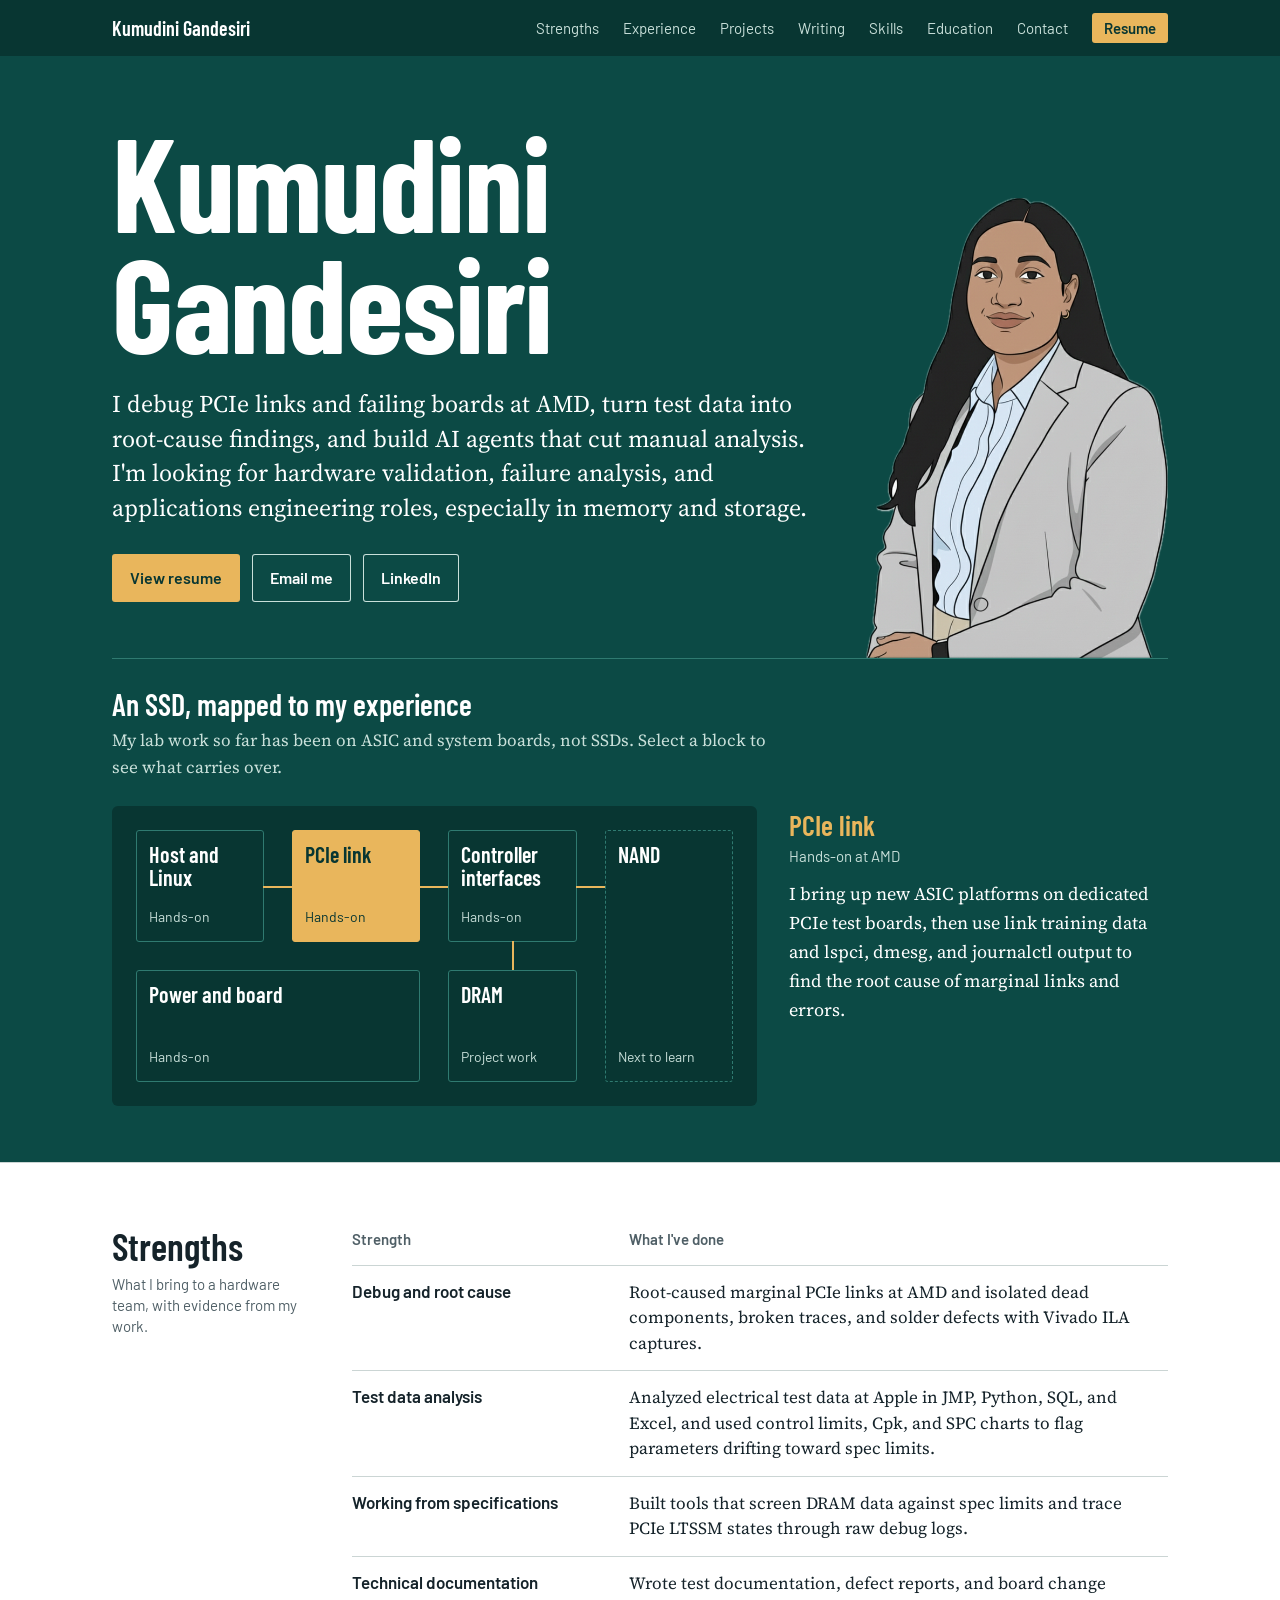
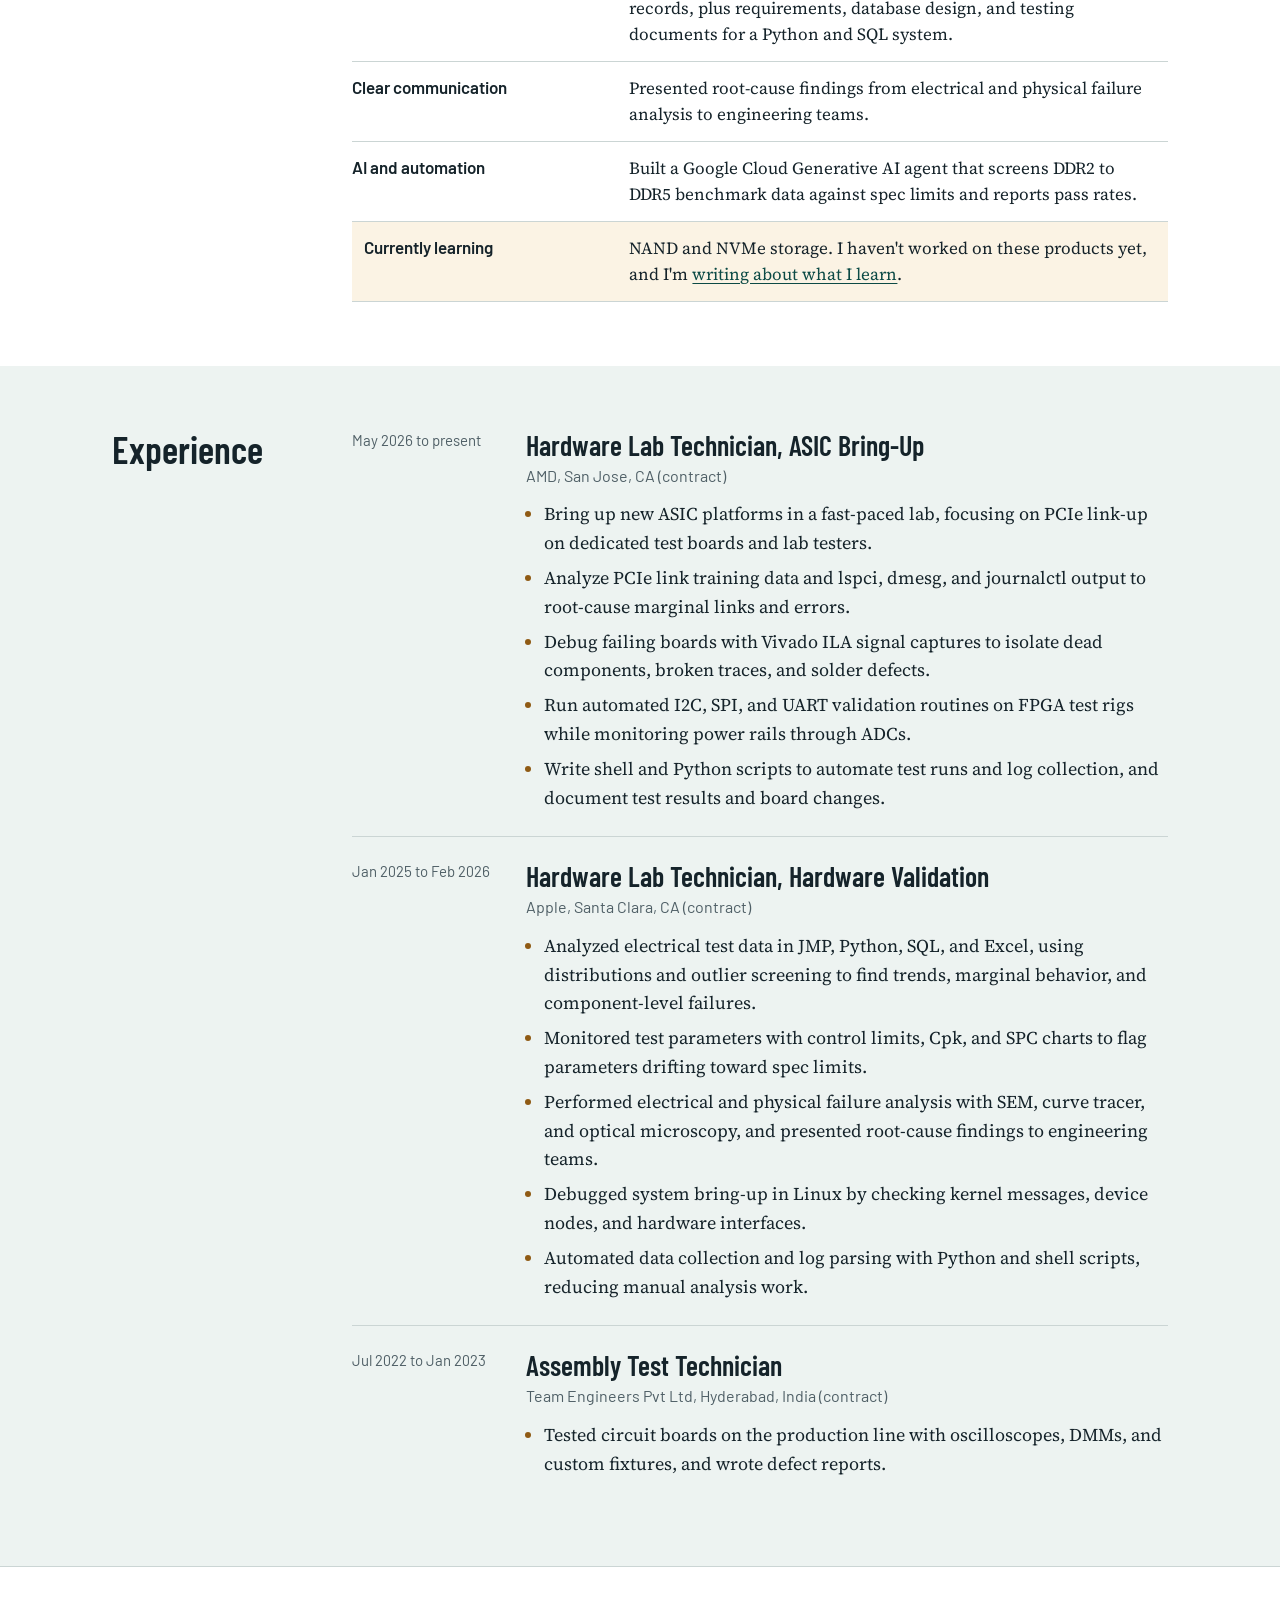
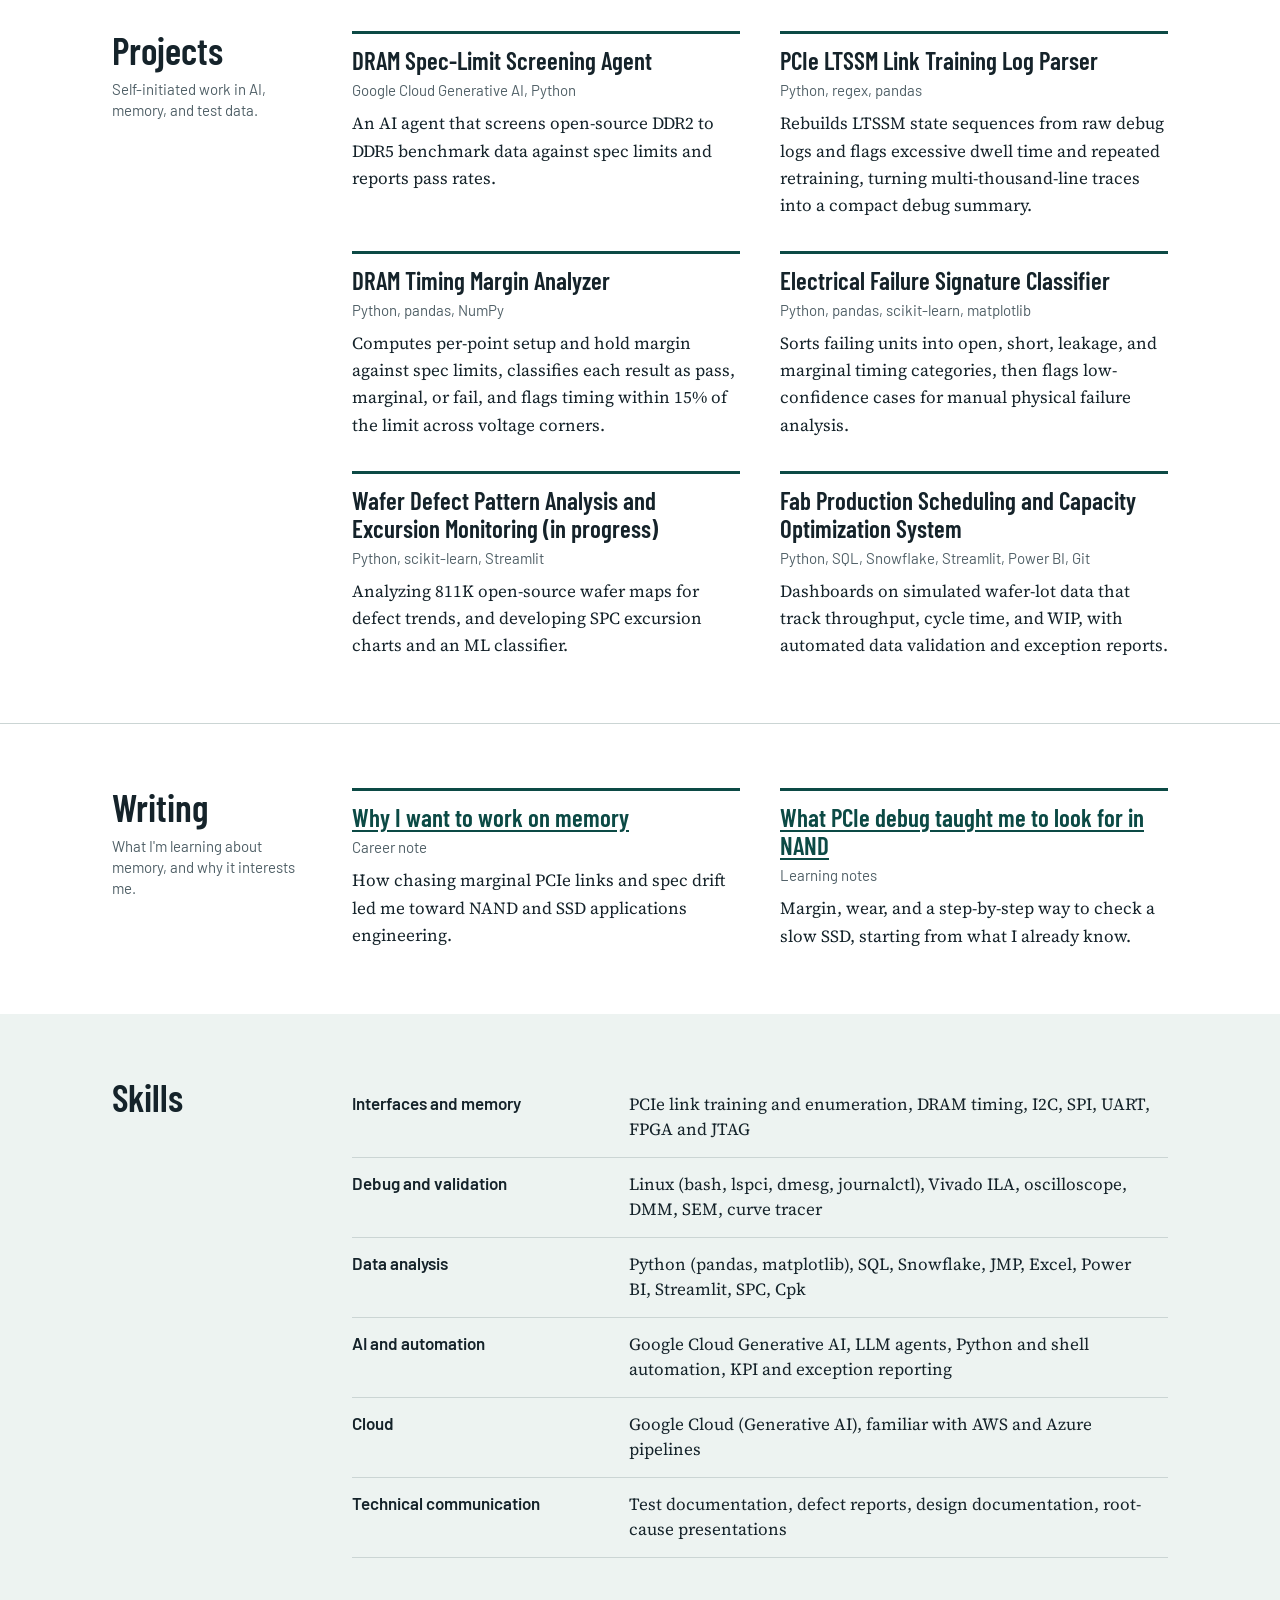
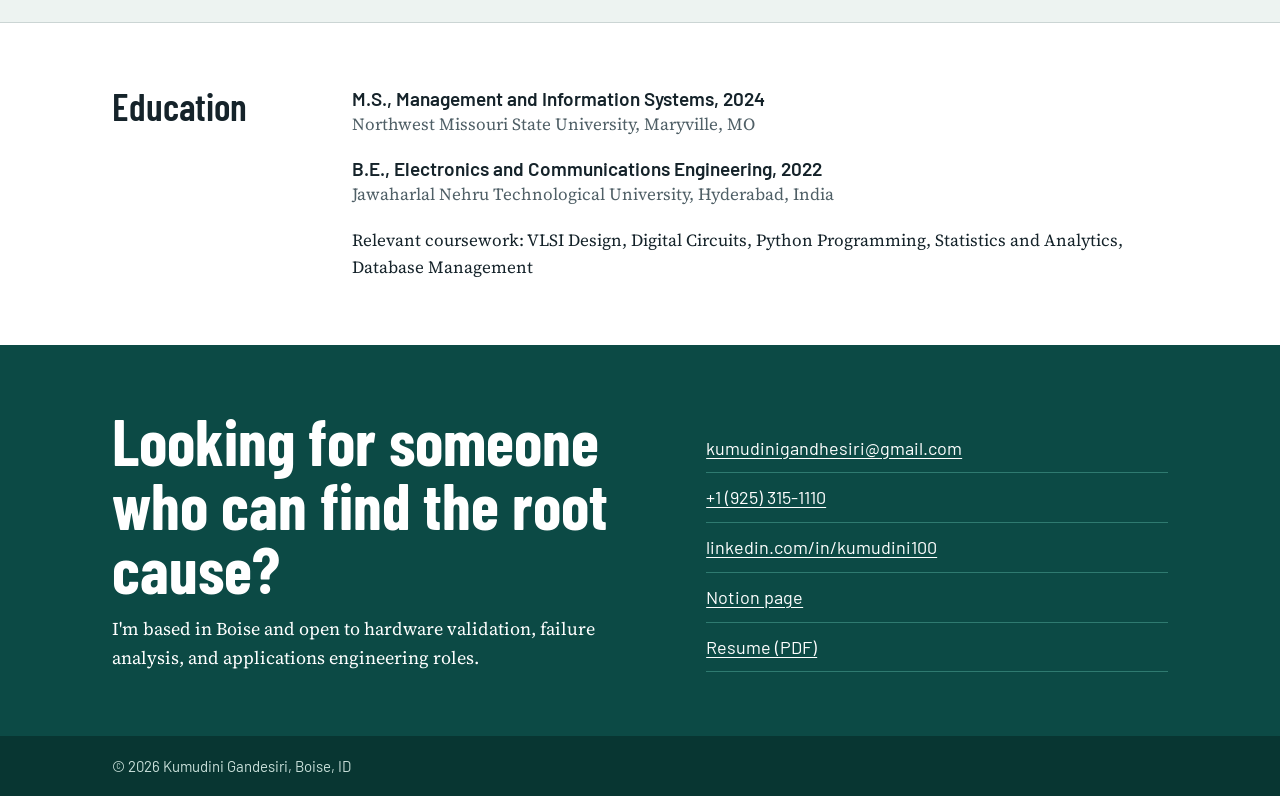
<file: index.html>
<!DOCTYPE html>
<html lang="en">
<head>
<meta charset="UTF-8" />
<meta name="viewport" content="width=device-width, initial-scale=1.0" />

<title>Kumudini Gandesiri | Hardware Validation and Applications</title>
<meta name="description" content="Hardware validation and bring-up professional with AMD and Apple lab experience in PCIe debug, failure analysis, test data analysis, and AI automation. Open to hardware validation, failure analysis, and applications engineering roles." />
<meta name="keywords" content="NAND, SSD, Applications Engineering, PCIe, NVMe, DRAM, Hardware Validation, Failure Analysis, Python, JMP, SQL, AI agents, Google Cloud, AWS, Azure, AMD, Apple, Boise ID" />
<meta name="author" content="Kumudini Gandesiri" />
<meta name="robots" content="index, follow" />
<link rel="canonical" href="https://kumudinigandhesiri.github.io/" />

<meta property="og:type" content="website" />
<meta property="og:url" content="https://kumudinigandhesiri.github.io/" />
<meta property="og:title" content="Kumudini Gandesiri | Hardware Validation and Applications" />
<meta property="og:description" content="PCIe debug, failure analysis, test data analysis, and AI automation, with lab experience at AMD and Apple." />
<meta property="og:image" content="https://kumudinigandhesiri.github.io/og-image.png" />
<meta property="og:image:width" content="1200" />
<meta property="og:image:height" content="630" />
<meta property="og:locale" content="en_US" />
<meta property="og:site_name" content="Kumudini Gandesiri" />

<meta name="twitter:card" content="summary_large_image" />
<meta name="twitter:title" content="Kumudini Gandesiri | Hardware Validation and Applications" />
<meta name="twitter:description" content="PCIe debug, failure analysis, test data analysis, and AI automation, with lab experience at AMD and Apple." />
<meta name="twitter:image" content="https://kumudinigandhesiri.github.io/og-image.png" />

<link rel="icon" type="image/svg+xml" href="data:image/svg+xml,%3Csvg xmlns='http://www.w3.org/2000/svg' viewBox='0 0 32 32'%3E%3Crect width='32' height='32' rx='3' fill='%230C4A45'/%3E%3Ctext x='16' y='22' font-family='Arial,sans-serif' font-weight='700' font-size='14' fill='%23E9B65C' text-anchor='middle'%3EKG%3C/text%3E%3C/svg%3E" />

<link rel="preconnect" href="https://fonts.googleapis.com" />
<link rel="preconnect" href="https://fonts.gstatic.com" crossorigin />
<link href="https://fonts.googleapis.com/css2?family=Barlow+Condensed:wght@500;600;700&family=Barlow:wght@400;500;600&family=Source+Serif+4:opsz,wght@8..60,400;8..60,600&display=swap" rel="stylesheet" />

<script type="application/ld+json">
{
  "@context": "https://schema.org",
  "@type": "Person",
  "name": "Kumudini Gandesiri",
  "jobTitle": "Hardware Lab Technician",
  "description": "Hardware validation and bring-up professional open to hardware validation, failure analysis, and applications engineering roles.",
  "email": "kumudinigandhesiri@gmail.com",
  "telephone": "+19253151110",
  "address": { "@type": "PostalAddress", "addressLocality": "Boise", "addressRegion": "ID", "addressCountry": "US" },
  "url": "https://kumudinigandhesiri.github.io/",
  "sameAs": ["https://www.linkedin.com/in/kumudini100/"],
  "alumniOf": [
    { "@type": "CollegeOrUniversity", "name": "Northwest Missouri State University" },
    { "@type": "CollegeOrUniversity", "name": "Jawaharlal Nehru Technological University" }
  ],
  "knowsAbout": ["PCIe", "DRAM timing", "Failure analysis", "Hardware validation", "Python", "SQL", "JMP", "LLM agents"]
}
</script>

<style>
*, *::before, *::after { box-sizing: border-box; margin: 0; padding: 0; }

:root {
  --mask: #0C4A45;
  --mask-deep: #083632;
  --mask-line: #2F7A70;
  --mask-text: #C9E0DA;
  --gold: #E9B65C;
  --copper: #8F5A14;
  --ink: #15232A;
  --muted: #4F5F66;
  --rule: #CBD5D4;
  --tint: #EDF3F1;
  --paper: #FFFFFF;
  --max: 1120px;
  --gutter: 32px;
  --cond: 'Barlow Condensed', 'Arial Narrow', Arial, sans-serif;
  --sans: 'Barlow', Arial, sans-serif;
  --serif: 'Source Serif 4', Georgia, serif;
}

html { scroll-behavior: smooth; scroll-padding-top: 72px; }
body { background: var(--paper); color: var(--ink); font-family: var(--serif); font-size: 18px; line-height: 1.6; }
a { color: var(--mask); text-underline-offset: 3px; }
a:focus-visible, button:focus-visible { outline: 3px solid var(--gold); outline-offset: 2px; }
.wrap { max-width: var(--max); margin: 0 auto; padding: 0 var(--gutter); }

.skip { position: absolute; left: -999px; top: 8px; background: var(--paper); color: var(--ink); padding: 8px 12px; z-index: 30; font-family: var(--sans); }
.skip:focus { left: 8px; }

/* Navigation */
.site-nav { position: sticky; top: 0; z-index: 20; background: var(--mask-deep); }
.nav-inner { display: flex; align-items: center; justify-content: space-between; gap: 24px; height: 56px; }
.nav-name { font-family: var(--cond); font-size: 20px; font-weight: 600; color: #fff; text-decoration: none; white-space: nowrap; }
.nav-links { display: flex; align-items: center; gap: 24px; list-style: none; font-family: var(--sans); font-size: 15px; }
.nav-links a { color: var(--mask-text); text-decoration: none; }
.nav-links a:hover { color: #fff; }
.nav-links .nav-resume { color: var(--mask-deep); background: var(--gold); font-weight: 600; padding: 6px 12px; border-radius: 3px; }
.nav-links .nav-resume:hover { color: var(--mask-deep); background: #F3CB83; }

/* Hero */
.hero { background: var(--mask); color: #fff; padding: 40px 0 56px; }
.hero-top { display: grid; grid-template-columns: minmax(0, 1fr) auto; gap: 40px; align-items: end; }
.hero-text { padding: 24px 0 56px; }
.portrait { display: block; width: auto; height: 460px; }
.hero h1 { font-family: var(--cond); font-weight: 700; font-size: clamp(64px, 11.5vw, 132px); line-height: .92; letter-spacing: -.01em; }
.hero-lead { font-size: clamp(20px, 2.2vw, 24px); line-height: 1.45; max-width: 34em; margin-top: 24px; color: #fff; }
.hero-actions { display: flex; flex-wrap: wrap; gap: 12px; margin-top: 28px; font-family: var(--sans); }
.btn { display: inline-block; padding: 11px 18px; border-radius: 3px; font-size: 16px; font-weight: 600; text-decoration: none; }
.btn-gold { background: var(--gold); color: var(--mask-deep); }
.btn-gold:hover { background: #F3CB83; }
.btn-line { color: #fff; box-shadow: inset 0 0 0 1px var(--mask-text); }
.btn-line:hover { background: var(--mask-deep); }

/* Interactive SSD map */
.map { padding-top: 28px; border-top: 1px solid var(--mask-line); }
.map h2 { font-family: var(--cond); font-size: 30px; font-weight: 600; line-height: 1.15; }
.map-intro { color: var(--mask-text); font-size: 17px; max-width: 40em; margin-top: 6px; }
.map-body { display: grid; grid-template-columns: minmax(0, 1.7fr) minmax(0, 1fr); gap: 32px; margin-top: 24px; align-items: stretch; }
.board {
  display: grid; gap: 28px;
  grid-template-columns: repeat(4, minmax(0, 1fr));
  grid-template-areas: "host link ctrl nand" "power power dram nand";
  grid-template-rows: 1fr 1fr;
  padding: 24px; background: var(--mask-deep); border-radius: 6px;
  font-family: var(--sans);
}
.chip {
  position: relative; min-height: 112px; padding: 12px; text-align: left; cursor: pointer;
  background: transparent; color: #fff; border: 1.5px solid var(--mask-line); border-radius: 3px;
  font: inherit; display: flex; flex-direction: column; justify-content: space-between; gap: 8px;
  transition: background .15s, border-color .15s;
}
.chip:hover { border-color: var(--gold); }
.chip[aria-pressed="true"] { background: var(--gold); border-color: var(--gold); color: var(--mask-deep); }
.chip b { font-family: var(--cond); font-size: 22px; font-weight: 600; line-height: 1.05; }
.chip small { font-size: 14px; color: var(--mask-text); }
.chip[aria-pressed="true"] small { color: var(--mask-deep); }
.chip.next { border-style: dashed; }
.chip-host { grid-area: host; } .chip-link { grid-area: link; } .chip-ctrl { grid-area: ctrl; }
.chip-nand { grid-area: nand; } .chip-dram { grid-area: dram; } .chip-power { grid-area: power; }
/* Copper traces between neighbouring blocks */
.chip-host::after, .chip-link::after, .chip-ctrl::after { content: ""; position: absolute; left: 100%; top: 50%; width: 30px; height: 2px; background: var(--gold); }
.chip-ctrl::before { content: ""; position: absolute; left: 50%; top: 100%; width: 2px; height: 30px; background: var(--gold); }
.detail { padding: 4px 0; }
.detail h3 { font-family: var(--cond); font-size: 28px; font-weight: 600; line-height: 1.1; color: var(--gold); }
.detail-status { font-family: var(--sans); font-size: 15px; color: var(--mask-text); margin-top: 4px; }
.detail p:last-child { margin-top: 12px; font-size: 18px; }

/* Sections */
.band { padding: 64px 0; border-top: 1px solid var(--rule); }
.band.tinted { background: var(--tint); border-top: 0; }
.band-grid { display: grid; grid-template-columns: 200px minmax(0, 1fr); gap: 40px; }
.band h2 { font-family: var(--cond); font-size: 38px; font-weight: 600; line-height: 1.05; }
.band-note { font-family: var(--sans); font-size: 15px; line-height: 1.4; color: var(--muted); margin-top: 8px; }

/* Tables */
table { width: 100%; border-collapse: collapse; }
th, td { text-align: left; vertical-align: top; padding: 14px 16px 14px 0; border-bottom: 1px solid var(--rule); }
thead th { font-family: var(--sans); font-size: 15px; font-weight: 600; color: var(--muted); padding-top: 0; }
tbody th { font-family: var(--sans); font-weight: 600; font-size: 17px; line-height: 1.35; width: 34%; }
tbody td { font-size: 17px; line-height: 1.5; }
.gap th, .gap td { background: #FBF3E4; }
.gap th { padding-left: 12px; }

/* Experience */
.job { display: grid; grid-template-columns: 150px minmax(0, 1fr); gap: 24px; padding: 24px 0; border-top: 1px solid var(--rule); }
.job:first-child { border-top: 0; padding-top: 0; }
.job-when { font-family: var(--sans); font-size: 15px; line-height: 1.4; color: var(--muted); font-variant-numeric: tabular-nums; }
.job h3 { font-family: var(--cond); font-size: 28px; font-weight: 600; line-height: 1.1; }
.job-where { font-family: var(--sans); font-size: 16px; color: var(--muted); margin-top: 2px; }
.job ul { margin: 12px 0 0 18px; }
.job li { margin-top: 6px; max-width: 40em; }
.job li::marker { color: var(--copper); }

/* Projects */
.notes { display: grid; grid-template-columns: repeat(2, minmax(0, 1fr)); gap: 32px 40px; }
.note { border-top: 3px solid var(--mask); padding-top: 12px; }
.note h3 a { color: var(--mask); }
.note h3 { font-family: var(--cond); font-size: 25px; font-weight: 600; line-height: 1.12; }
.note-stack { font-family: var(--sans); font-size: 15px; color: var(--muted); margin-top: 4px; }
.note p:last-child { font-size: 17px; margin-top: 8px; }

/* Education */
.edu { margin-top: 18px; }
.edu:first-child { margin-top: 0; }
.edu h3 { font-family: var(--sans); font-size: 19px; font-weight: 600; line-height: 1.3; }
.edu p { font-size: 17px; color: var(--muted); }
.coursework { margin-top: 18px; font-size: 17px; }

/* Contact */
.contact { background: var(--mask); color: #fff; padding: 64px 0; }
.contact h2 { font-family: var(--cond); font-size: clamp(40px, 6vw, 64px); font-weight: 700; line-height: 1; }
.contact-grid { display: grid; grid-template-columns: minmax(0, 1.2fr) minmax(0, 1fr); gap: 40px; align-items: end; }
.contact p { margin-top: 14px; max-width: 30em; }
.contact ul { list-style: none; font-family: var(--sans); font-size: 18px; }
.contact li { padding: 10px 0; border-bottom: 1px solid var(--mask-line); overflow-wrap: anywhere; }
.contact li a { color: #fff; }
footer { background: var(--mask-deep); color: var(--mask-text); font-family: var(--sans); font-size: 15px; padding: 18px 0; }

@media (max-width: 900px) {
  .nav-links li:not(:last-child) { display: none; }
  .map-body { grid-template-columns: 1fr; }
  .portrait { height: 340px; }
  .band-grid { grid-template-columns: 1fr; gap: 24px; }
  .contact-grid { grid-template-columns: 1fr; }
}
@media (max-width: 640px) {
  :root { --gutter: 16px; }
  body { font-size: 17px; }
  .hero { padding: 32px 0 40px; }
  .hero-top { grid-template-columns: 1fr; gap: 16px; }
  .portrait { order: -1; height: 220px; }
  .hero-text { padding: 0 0 32px; }
  .board { grid-template-columns: repeat(2, minmax(0, 1fr)); grid-template-areas: "host link" "ctrl dram" "nand nand" "power power"; grid-template-rows: none; gap: 12px; padding: 12px; }
  .chip { min-height: 88px; }
  .chip::before, .chip::after { display: none; }
  .job { grid-template-columns: 1fr; gap: 6px; }
  .notes { grid-template-columns: 1fr; }
  thead { position: absolute; left: -999px; }
  table, tbody, tr, th, td { display: block; width: auto; }
  tr { padding: 12px 0; border-bottom: 1px solid var(--rule); }
  tbody th { width: auto; border: 0; padding: 0; }
  tbody td { border: 0; padding: 4px 0 0; }
  .gap { background: #FBF3E4; padding: 12px; }
  .gap th, .gap td { background: none; padding-left: 0; }
}
@media (prefers-reduced-motion: reduce) {
  html { scroll-behavior: auto; }
  .chip { transition: none; }
}
@media print {
  .site-nav, .hero-actions, .map, .portrait { display: none; }
  .hero, .contact { background: none; color: var(--ink); padding: 16px 0; }
  .hero-lead, .contact li a { color: var(--ink); }
  .band { padding: 20px 0; }
}
</style>
</head>
<body>
<a class="skip" href="#main">Skip to content</a>

<nav class="site-nav" aria-label="Main">
  <div class="wrap nav-inner">
    <a class="nav-name" href="#top">Kumudini Gandesiri</a>
    <ul class="nav-links">
      <li><a href="#fit">Strengths</a></li>
      <li><a href="#experience">Experience</a></li>
      <li><a href="#projects">Projects</a></li>
      <li><a href="#writing">Writing</a></li>
      <li><a href="#skills">Skills</a></li>
      <li><a href="#education">Education</a></li>
      <li><a href="#contact">Contact</a></li>
      <li><a class="nav-resume" href="Kumudini_Gandesiri_Resume.pdf">Resume</a></li>
    </ul>
  </div>
</nav>

<header class="hero" id="top">
  <div class="wrap">
    <div class="hero-top">
      <div class="hero-text">
    <h1>Kumudini<br>Gandesiri</h1>
    <p class="hero-lead">I debug PCIe links and failing boards at AMD, turn test data into root-cause findings, and build AI agents that cut manual analysis. I'm looking for hardware validation, failure analysis, and applications engineering roles, especially in memory and storage.</p>
    <div class="hero-actions">
      <a class="btn btn-gold" href="Kumudini_Gandesiri_Resume.pdf">View resume</a>
      <a class="btn btn-line" href="mailto:kumudinigandhesiri@gmail.com">Email me</a>
      <a class="btn btn-line" href="https://www.linkedin.com/in/kumudini100/" target="_blank" rel="noopener noreferrer">LinkedIn</a>
    </div>
      </div>
      <img class="portrait" src="kumudini-portrait.png" width="560" height="853" alt="Illustrated portrait of Kumudini Gandesiri in a grey blazer" />
    </div>

    <section class="map" aria-labelledby="map-title">
      <h2 id="map-title">An SSD, mapped to my experience</h2>
      <p class="map-intro">My lab work so far has been on ASIC and system boards, not SSDs. Select a block to see what carries over.</p>
      <div class="map-body">
        <div class="board" role="group" aria-label="SSD block diagram">
          <button class="chip chip-host" type="button" data-key="host" aria-pressed="false"><b>Host and Linux</b><small>Hands-on</small></button>
          <button class="chip chip-link" type="button" data-key="link" aria-pressed="true"><b>PCIe link</b><small>Hands-on</small></button>
          <button class="chip chip-ctrl" type="button" data-key="ctrl" aria-pressed="false"><b>Controller interfaces</b><small>Hands-on</small></button>
          <button class="chip chip-nand next" type="button" data-key="nand" aria-pressed="false"><b>NAND</b><small>Next to learn</small></button>
          <button class="chip chip-dram" type="button" data-key="dram" aria-pressed="false"><b>DRAM</b><small>Project work</small></button>
          <button class="chip chip-power" type="button" data-key="power" aria-pressed="false"><b>Power and board</b><small>Hands-on</small></button>
        </div>
        <div class="detail" aria-live="polite">
          <h3 id="detail-title">PCIe link</h3>
          <p class="detail-status" id="detail-status">Hands-on at AMD</p>
          <p id="detail-body">I bring up new ASIC platforms on dedicated PCIe test boards, then use link training data and lspci, dmesg, and journalctl output to find the root cause of marginal links and errors.</p>
        </div>
      </div>
    </section>
  </div>
</header>

<main id="main">

<section class="band" id="fit" aria-labelledby="fit-title">
  <div class="wrap band-grid">
    <div>
      <h2 id="fit-title">Strengths</h2>
      <p class="band-note">What I bring to a hardware team, with evidence from my work.</p>
    </div>
    <table>
      <thead><tr><th scope="col">Strength</th><th scope="col">What I've done</th></tr></thead>
      <tbody>
        <tr><th scope="row">Debug and root cause</th><td>Root-caused marginal PCIe links at AMD and isolated dead components, broken traces, and solder defects with Vivado ILA captures.</td></tr>
        <tr><th scope="row">Test data analysis</th><td>Analyzed electrical test data at Apple in JMP, Python, SQL, and Excel, and used control limits, Cpk, and SPC charts to flag parameters drifting toward spec limits.</td></tr>
        <tr><th scope="row">Working from specifications</th><td>Built tools that screen DRAM data against spec limits and trace PCIe LTSSM states through raw debug logs.</td></tr>
        <tr><th scope="row">Technical documentation</th><td>Wrote test documentation, defect reports, and board change records, plus requirements, database design, and testing documents for a Python and SQL system.</td></tr>
        <tr><th scope="row">Clear communication</th><td>Presented root-cause findings from electrical and physical failure analysis to engineering teams.</td></tr>
        <tr><th scope="row">AI and automation</th><td>Built a Google Cloud Generative AI agent that screens DDR2 to DDR5 benchmark data against spec limits and reports pass rates.</td></tr>
        <tr class="gap"><th scope="row">Currently learning</th><td>NAND and NVMe storage. I haven't worked on these products yet, and I'm <a href="#writing">writing about what I learn</a>.</td></tr>
      </tbody>
    </table>
  </div>
</section>

<section class="band tinted" id="experience" aria-labelledby="exp-title">
  <div class="wrap band-grid">
    <h2 id="exp-title">Experience</h2>
    <div>
      <article class="job">
        <p class="job-when">May 2026 to present</p>
        <div>
          <h3>Hardware Lab Technician, ASIC Bring-Up</h3>
          <p class="job-where">AMD, San Jose, CA (contract)</p>
          <ul>
            <li>Bring up new ASIC platforms in a fast-paced lab, focusing on PCIe link-up on dedicated test boards and lab testers.</li>
            <li>Analyze PCIe link training data and lspci, dmesg, and journalctl output to root-cause marginal links and errors.</li>
            <li>Debug failing boards with Vivado ILA signal captures to isolate dead components, broken traces, and solder defects.</li>
            <li>Run automated I2C, SPI, and UART validation routines on FPGA test rigs while monitoring power rails through ADCs.</li>
            <li>Write shell and Python scripts to automate test runs and log collection, and document test results and board changes.</li>
          </ul>
        </div>
      </article>
      <article class="job">
        <p class="job-when">Jan 2025 to Feb 2026</p>
        <div>
          <h3>Hardware Lab Technician, Hardware Validation</h3>
          <p class="job-where">Apple, Santa Clara, CA (contract)</p>
          <ul>
            <li>Analyzed electrical test data in JMP, Python, SQL, and Excel, using distributions and outlier screening to find trends, marginal behavior, and component-level failures.</li>
            <li>Monitored test parameters with control limits, Cpk, and SPC charts to flag parameters drifting toward spec limits.</li>
            <li>Performed electrical and physical failure analysis with SEM, curve tracer, and optical microscopy, and presented root-cause findings to engineering teams.</li>
            <li>Debugged system bring-up in Linux by checking kernel messages, device nodes, and hardware interfaces.</li>
            <li>Automated data collection and log parsing with Python and shell scripts, reducing manual analysis work.</li>
          </ul>
        </div>
      </article>
      <article class="job">
        <p class="job-when">Jul 2022 to Jan 2023</p>
        <div>
          <h3>Assembly Test Technician</h3>
          <p class="job-where">Team Engineers Pvt Ltd, Hyderabad, India (contract)</p>
          <ul>
            <li>Tested circuit boards on the production line with oscilloscopes, DMMs, and custom fixtures, and wrote defect reports.</li>
          </ul>
        </div>
      </article>
    </div>
  </div>
</section>

<section class="band" id="projects" aria-labelledby="proj-title">
  <div class="wrap band-grid">
    <div>
      <h2 id="proj-title">Projects</h2>
      <p class="band-note">Self-initiated work in AI, memory, and test data.</p>
    </div>
    <div class="notes">
      <article class="note">
        <h3>DRAM Spec-Limit Screening Agent</h3>
        <p class="note-stack">Google Cloud Generative AI, Python</p>
        <p>An AI agent that screens open-source DDR2 to DDR5 benchmark data against spec limits and reports pass rates.</p>
      </article>
      <article class="note">
        <h3>PCIe LTSSM Link Training Log Parser</h3>
        <p class="note-stack">Python, regex, pandas</p>
        <p>Rebuilds LTSSM state sequences from raw debug logs and flags excessive dwell time and repeated retraining, turning multi-thousand-line traces into a compact debug summary.</p>
      </article>
      <article class="note">
        <h3>DRAM Timing Margin Analyzer</h3>
        <p class="note-stack">Python, pandas, NumPy</p>
        <p>Computes per-point setup and hold margin against spec limits, classifies each result as pass, marginal, or fail, and flags timing within 15% of the limit across voltage corners.</p>
      </article>
      <article class="note">
        <h3>Electrical Failure Signature Classifier</h3>
        <p class="note-stack">Python, pandas, scikit-learn, matplotlib</p>
        <p>Sorts failing units into open, short, leakage, and marginal timing categories, then flags low-confidence cases for manual physical failure analysis.</p>
      </article>
      <article class="note">
        <h3>Wafer Defect Pattern Analysis and Excursion Monitoring (in progress)</h3>
        <p class="note-stack">Python, scikit-learn, Streamlit</p>
        <p>Analyzing 811K open-source wafer maps for defect trends, and developing SPC excursion charts and an ML classifier.</p>
      </article>
      <article class="note">
        <h3>Fab Production Scheduling and Capacity Optimization System</h3>
        <p class="note-stack">Python, SQL, Snowflake, Streamlit, Power BI, Git</p>
        <p>Dashboards on simulated wafer-lot data that track throughput, cycle time, and WIP, with automated data validation and exception reports.</p>
      </article>
    </div>
  </div>
</section>

<section class="band" id="writing" aria-labelledby="writing-title">
  <div class="wrap band-grid">
    <div>
      <h2 id="writing-title">Writing</h2>
      <p class="band-note">What I'm learning about memory, and why it interests me.</p>
    </div>
    <div class="notes">
      <article class="note">
        <h3><a href="articles/why-i-want-to-work-on-memory.html">Why I want to work on memory</a></h3>
        <p class="note-stack">Career note</p>
        <p>How chasing marginal PCIe links and spec drift led me toward NAND and SSD applications engineering.</p>
      </article>
      <article class="note">
        <h3><a href="articles/what-pcie-debug-taught-me-about-nand.html">What PCIe debug taught me to look for in NAND</a></h3>
        <p class="note-stack">Learning notes</p>
        <p>Margin, wear, and a step-by-step way to check a slow SSD, starting from what I already know.</p>
      </article>
    </div>
  </div>
</section>

<section class="band tinted" id="skills" aria-labelledby="skills-title">
  <div class="wrap band-grid">
    <h2 id="skills-title">Skills</h2>
    <table>
      <tbody>
        <tr><th scope="row">Interfaces and memory</th><td>PCIe link training and enumeration, DRAM timing, I2C, SPI, UART, FPGA and JTAG</td></tr>
        <tr><th scope="row">Debug and validation</th><td>Linux (bash, lspci, dmesg, journalctl), Vivado ILA, oscilloscope, DMM, SEM, curve tracer</td></tr>
        <tr><th scope="row">Data analysis</th><td>Python (pandas, matplotlib), SQL, Snowflake, JMP, Excel, Power BI, Streamlit, SPC, Cpk</td></tr>
        <tr><th scope="row">AI and automation</th><td>Google Cloud Generative AI, LLM agents, Python and shell automation, KPI and exception reporting</td></tr>
        <tr><th scope="row">Cloud</th><td>Google Cloud (Generative AI), familiar with AWS and Azure pipelines</td></tr>
        <tr><th scope="row">Technical communication</th><td>Test documentation, defect reports, design documentation, root-cause presentations</td></tr>
      </tbody>
    </table>
  </div>
</section>

<section class="band" id="education" aria-labelledby="edu-title">
  <div class="wrap band-grid">
    <h2 id="edu-title">Education</h2>
    <div>
      <div class="edu">
        <h3>M.S., Management and Information Systems, 2024</h3>
        <p>Northwest Missouri State University, Maryville, MO</p>
      </div>
      <div class="edu">
        <h3>B.E., Electronics and Communications Engineering, 2022</h3>
        <p>Jawaharlal Nehru Technological University, Hyderabad, India</p>
      </div>
      <p class="coursework">Relevant coursework: VLSI Design, Digital Circuits, Python Programming, Statistics and Analytics, Database Management</p>
    </div>
  </div>
</section>

</main>

<section class="contact" id="contact" aria-labelledby="contact-title">
  <div class="wrap contact-grid">
    <div>
      <h2 id="contact-title">Looking for someone who can find the root cause?</h2>
      <p>I'm based in Boise and open to hardware validation, failure analysis, and applications engineering roles.</p>
    </div>
    <ul>
      <li><a href="mailto:kumudinigandhesiri@gmail.com">kumudinigandhesiri@gmail.com</a></li>
      <li><a href="tel:+19253151110">+1 (925) 315-1110</a></li>
      <li><a href="https://www.linkedin.com/in/kumudini100/" target="_blank" rel="noopener noreferrer">linkedin.com/in/kumudini100</a></li>
      <li><a href="https://candied-taurus-dd2.notion.site/KUMUDINI-GANDESIRI-20cfe1b7dae580b5a81afd7bd4d7339c" target="_blank" rel="noopener noreferrer">Notion page</a></li>
      <li><a href="Kumudini_Gandesiri_Resume.pdf">Resume (PDF)</a></li>
    </ul>
  </div>
</section>

<footer><div class="wrap">&copy; 2026 Kumudini Gandesiri, Boise, ID</div></footer>

<script>
(function () {
  var blocks = {
    host: ['Host and Linux', 'Hands-on at AMD and Apple', 'I debug system bring-up from the Linux side, checking kernel messages, device nodes, and hardware interfaces with lspci, dmesg, and journalctl.'],
    link: ['PCIe link', 'Hands-on at AMD', 'I bring up new ASIC platforms on dedicated PCIe test boards, then use link training data and lspci, dmesg, and journalctl output to find the root cause of marginal links and errors.'],
    ctrl: ['Controller interfaces', 'Hands-on at AMD', 'I run automated I2C, SPI, and UART validation routines on FPGA test rigs and use Vivado ILA signal captures to debug failing boards.'],
    dram: ['DRAM', 'Project work', 'I built an AI agent that screens DDR2 to DDR5 benchmark data against spec limits, and a Python analyzer that flags marginal setup and hold timing across voltage corners.'],
    nand: ['NAND', 'Next to learn', "I haven't worked on NAND yet, and it's the block I most want to learn. My nearest work is analyzing 811K open-source wafer maps for defect trends."],
    power: ['Power and board', 'Hands-on at AMD and Apple', 'I monitor power rails through ADCs, isolate dead components, broken traces, and solder defects, and perform failure analysis with SEM, curve tracer, and optical microscopy.']
  };
  var chips = document.querySelectorAll('.chip');
  var title = document.getElementById('detail-title');
  var status = document.getElementById('detail-status');
  var body = document.getElementById('detail-body');
  chips.forEach(function (chip) {
    chip.addEventListener('click', function () {
      var block = blocks[chip.dataset.key];
      chips.forEach(function (c) { c.setAttribute('aria-pressed', String(c === chip)); });
      title.textContent = block[0];
      status.textContent = block[1];
      body.textContent = block[2];
    });
  });
})();
</script>
</body>
</html>
</file>
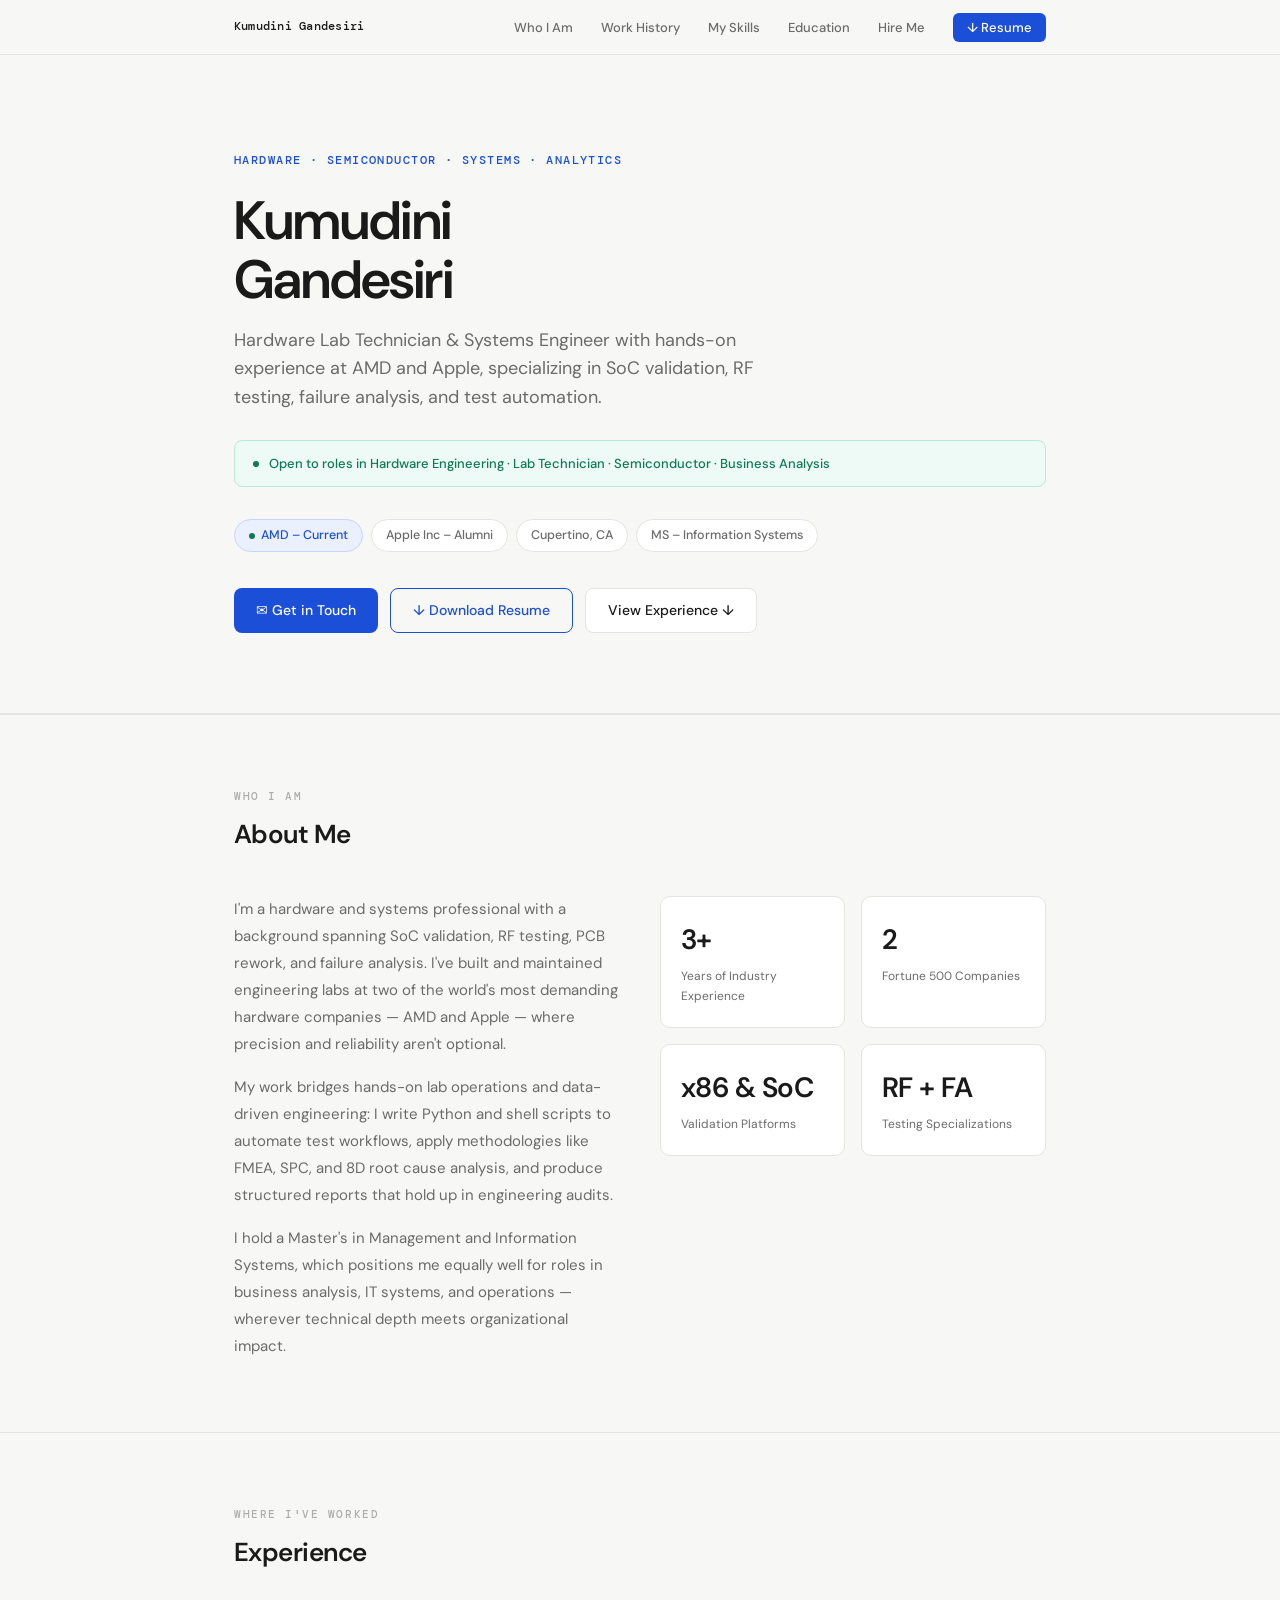
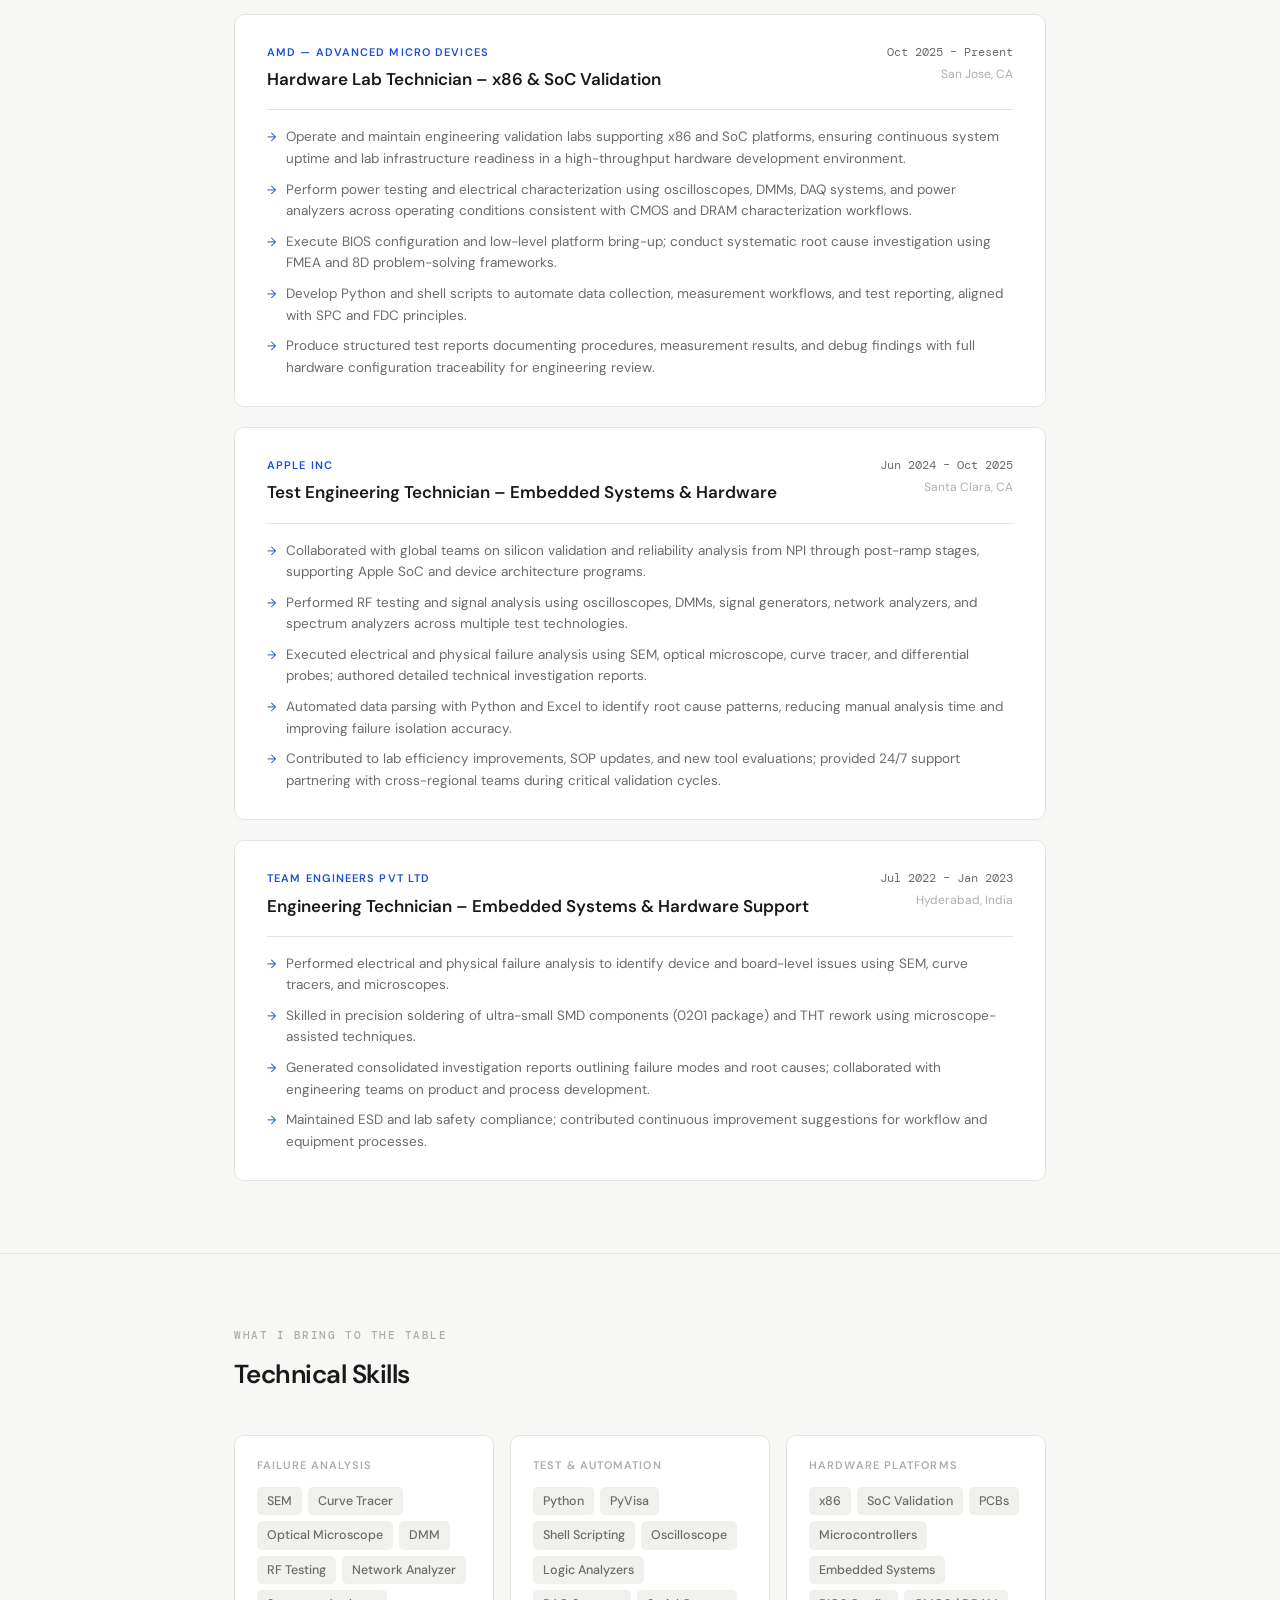
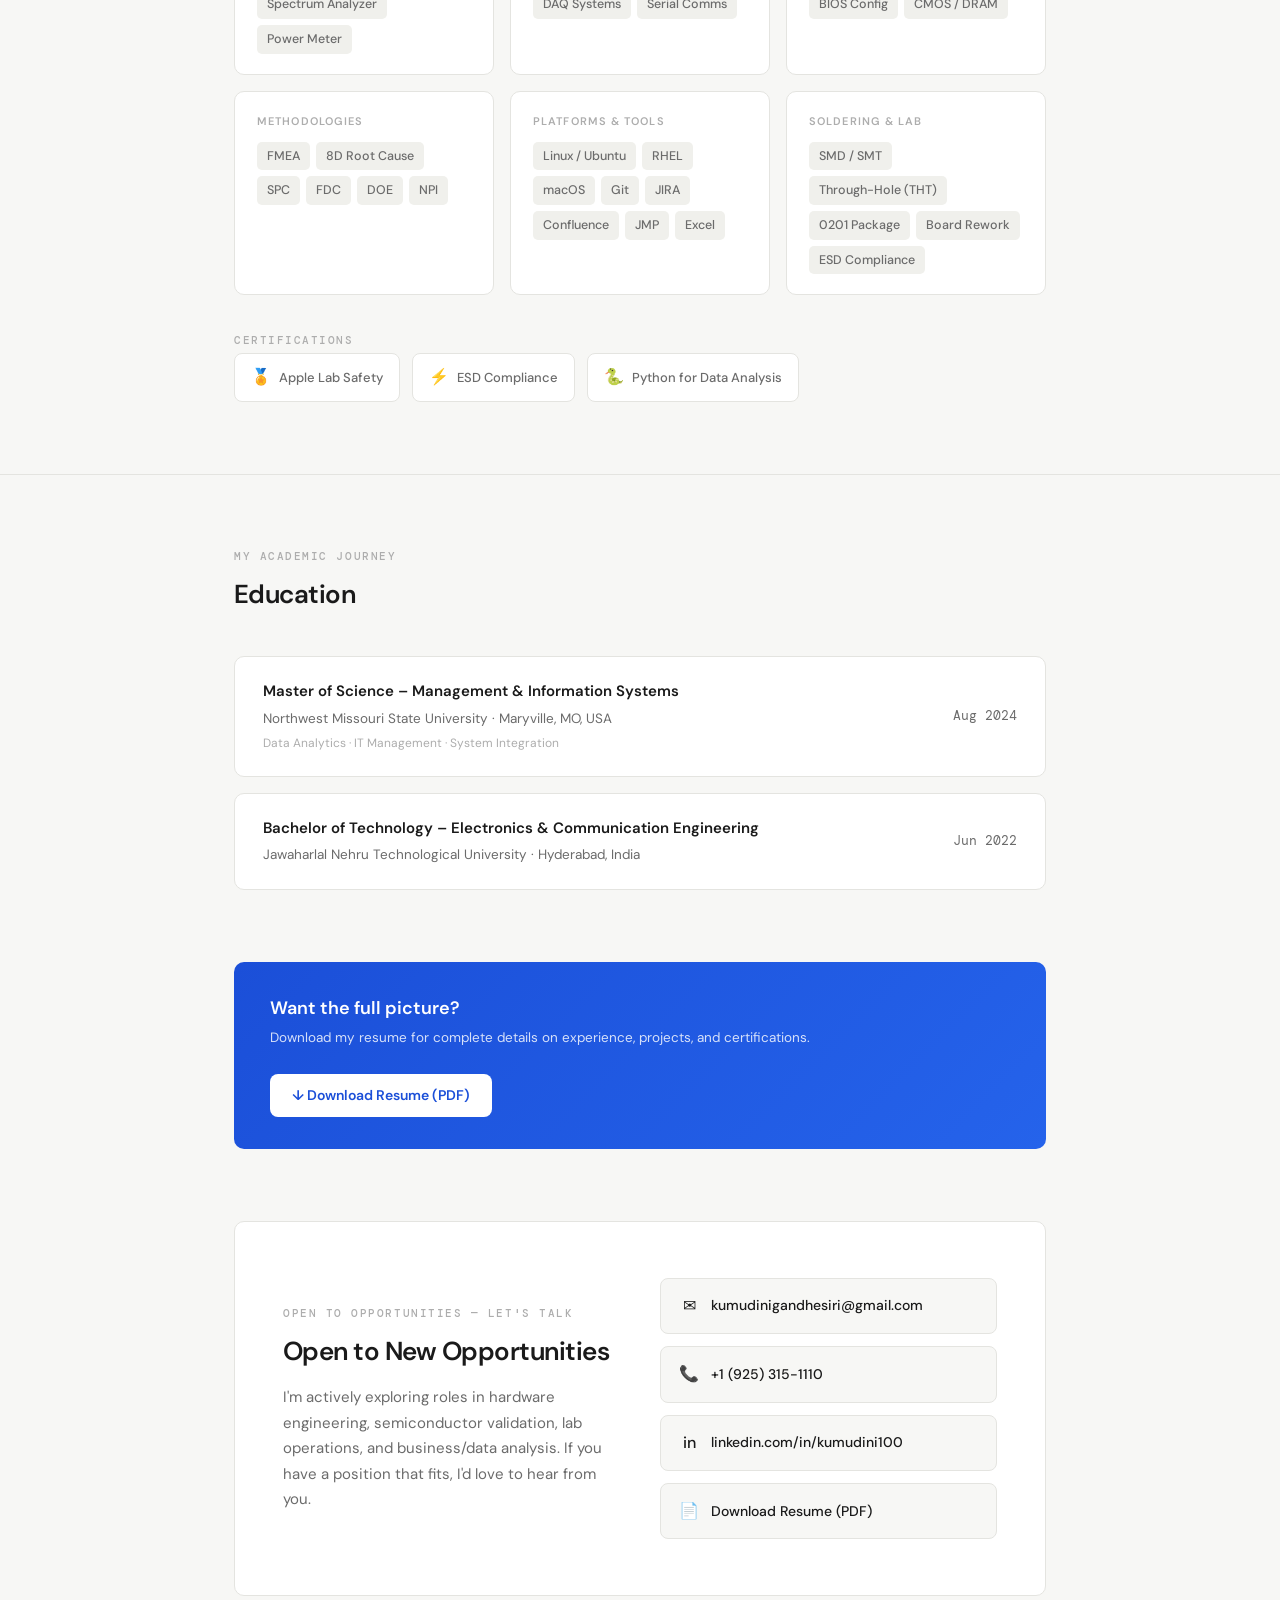
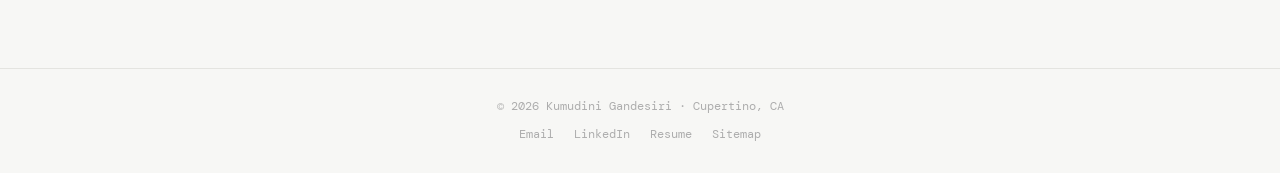
<file: index (2) 2.html>
<!DOCTYPE html>
<html lang="en">
<head>
  <meta charset="UTF-8" />
  <meta name="viewport" content="width=device-width, initial-scale=1.0" />

  <!-- ── PRIMARY META ── -->
  <title>Kumudini Gandesiri – Hardware & Systems Engineer</title>
  <meta name="description" content="Hardware Lab Technician & Systems Engineer with hands-on experience at AMD and Apple. Expert in SoC validation, RF testing, failure analysis, PCB systems, and test automation. Open to Hardware, Semiconductor, and Business Analysis roles." />
  <meta name="keywords" content="Hardware Engineer, Lab Technician, SoC Validation, RF Testing, Failure Analysis, Semiconductor, PCB, Embedded Systems, Python Automation, AMD, Apple, Business Analyst, Cupertino CA" />
  <meta name="author" content="Kumudini Gandesiri" />
  <meta name="robots" content="index, follow" />
  <link rel="canonical" href="https://kumudini100.github.io/" />

  <!-- ── OPEN GRAPH (LinkedIn / Slack previews) ── -->
  <meta property="og:type" content="website" />
  <meta property="og:url" content="https://kumudini100.github.io/" />
  <meta property="og:title" content="Kumudini Gandesiri – Hardware & Systems Engineer" />
  <meta property="og:description" content="Hardware Lab Technician at AMD. Previously Apple. Expert in SoC validation, RF testing, failure analysis, and test automation. Open to new opportunities." />
  <meta property="og:image" content="https://kumudini100.github.io/og-image.png" />
  <meta property="og:image:width" content="1200" />
  <meta property="og:image:height" content="630" />
  <meta property="og:locale" content="en_US" />
  <meta property="og:site_name" content="Kumudini Gandesiri Portfolio" />

  <!-- ── TWITTER CARD ── -->
  <meta name="twitter:card" content="summary_large_image" />
  <meta name="twitter:title" content="Kumudini Gandesiri – Hardware & Systems Engineer" />
  <meta name="twitter:description" content="Hardware Lab Technician at AMD. Previously Apple. SoC validation, RF testing, failure analysis, and test automation." />
  <meta name="twitter:image" content="https://kumudini100.github.io/og-image.png" />

  <!-- ── FAVICON (inline SVG as data URI) ── -->
  <link rel="icon" type="image/svg+xml" href="data:image/svg+xml,%3Csvg xmlns='http://www.w3.org/2000/svg' viewBox='0 0 32 32'%3E%3Crect width='32' height='32' rx='8' fill='%231B4FD8'/%3E%3Ctext x='16' y='22' font-family='system-ui' font-weight='700' font-size='14' fill='white' text-anchor='middle'%3EKG%3C/text%3E%3C/svg%3E" />
  <link rel="apple-touch-icon" href="data:image/svg+xml,%3Csvg xmlns='http://www.w3.org/2000/svg' viewBox='0 0 32 32'%3E%3Crect width='32' height='32' rx='8' fill='%231B4FD8'/%3E%3Ctext x='16' y='22' font-family='system-ui' font-weight='700' font-size='14' fill='white' text-anchor='middle'%3EKG%3C/text%3E%3C/svg%3E" />

  <!-- ── FONTS ── -->
  <link rel="preconnect" href="https://fonts.googleapis.com" />
  <link rel="preconnect" href="https://fonts.gstatic.com" crossorigin />
  <link href="https://fonts.googleapis.com/css2?family=DM+Sans:wght@300;400;500;600&family=DM+Mono:wght@400;500&display=swap" rel="stylesheet" />

  <!-- ── GOOGLE ANALYTICS ── -->
  <!-- Replace G-XXXXXXXXXX with your real Measurement ID from analytics.google.com -->
  <script async src="https://www.googletagmanager.com/gtag/js?id=G-XXXXXXXXXX"></script>
  <script>
    window.dataLayer = window.dataLayer || [];
    function gtag(){dataLayer.push(arguments);}
    gtag('js', new Date());
    gtag('config', 'G-XXXXXXXXXX', { anonymize_ip: true });

    // Track resume download
    function trackResume() {
      gtag('event', 'resume_download', { event_category: 'engagement', event_label: 'Resume PDF' });
    }
    // Track contact link clicks
    function trackContact(type) {
      gtag('event', 'contact_click', { event_category: 'engagement', event_label: type });
    }
  </script>

  <!-- ── STRUCTURED DATA (JSON-LD for Google) ── -->
  <script type="application/ld+json">
  {
    "@context": "https://schema.org",
    "@type": "Person",
    "name": "Kumudini Gandesiri",
    "jobTitle": "Hardware Lab Technician",
    "description": "Hardware Lab Technician & Systems Engineer with experience at AMD and Apple. Expert in SoC validation, RF testing, failure analysis, and test automation.",
    "email": "kumudinigandhesiri@gmail.com",
    "telephone": "+19253151110",
    "address": { "@type": "PostalAddress", "addressLocality": "Cupertino", "addressRegion": "CA", "addressCountry": "US" },
    "url": "https://kumudini100.github.io/",
    "sameAs": ["https://www.linkedin.com/in/kumudini100/"],
    "alumniOf": [
      { "@type": "CollegeOrUniversity", "name": "Northwest Missouri State University" },
      { "@type": "CollegeOrUniversity", "name": "Jawaharlal Nehru Technological University" }
    ],
    "worksFor": { "@type": "Organization", "name": "AMD (Advanced Micro Devices)" },
    "knowsAbout": ["SoC Validation", "RF Testing", "Failure Analysis", "PCB Systems", "Python Automation", "FMEA", "Embedded Systems"]
  }
  </script>

  <style>
    *, *::before, *::after { box-sizing: border-box; margin: 0; padding: 0; }

    :root {
      --bg: #F7F7F5;
      --surface: #FFFFFF;
      --ink: #1A1A1A;
      --ink-muted: #6B6B6B;
      --ink-faint: #ADADAD;
      --accent: #1B4FD8;
      --accent-soft: #EBF0FF;
      --accent-mid: #3B6BF5;
      --border: #E4E4E0;
      --tag-bg: #F0F0EC;
      --green: #0D7A55;
      --green-bg: #EDFAF5;
      --radius: 10px;
      --max: 860px;
      --mono: 'DM Mono', monospace;
      --sans: 'DM Sans', sans-serif;
    }

    html { scroll-behavior: smooth; }

    body {
      font-family: var(--sans);
      background: var(--bg);
      color: var(--ink);
      line-height: 1.65;
      font-size: 15px;
    }

    /* ── SCROLL ANIMATIONS ── */
    .reveal {
      opacity: 0;
      transform: translateY(24px);
      transition: opacity 0.55s ease, transform 0.55s ease;
    }
    .reveal.visible {
      opacity: 1;
      transform: translateY(0);
    }
    .reveal-delay-1 { transition-delay: 0.1s; }
    .reveal-delay-2 { transition-delay: 0.2s; }
    .reveal-delay-3 { transition-delay: 0.3s; }

    @media (prefers-reduced-motion: reduce) {
      .reveal { opacity: 1; transform: none; transition: none; }
    }

    /* ── NAV ── */
    nav {
      position: sticky;
      top: 0;
      z-index: 100;
      background: rgba(247,247,245,0.92);
      backdrop-filter: blur(12px);
      -webkit-backdrop-filter: blur(12px);
      border-bottom: 1px solid var(--border);
    }
    .nav-inner {
      max-width: var(--max);
      margin: 0 auto;
      padding: 0 24px;
      height: 54px;
      display: flex;
      align-items: center;
      justify-content: space-between;
    }
    .nav-logo {
      font-family: var(--mono);
      font-size: 12px;
      font-weight: 500;
      color: var(--ink);
      text-decoration: none;
      letter-spacing: 0.02em;
    }
    .nav-links {
      display: flex;
      gap: 28px;
      list-style: none;
      align-items: center;
    }
    .nav-links a {
      font-size: 13px;
      font-weight: 500;
      color: var(--ink-muted);
      text-decoration: none;
      transition: color 0.2s;
    }
    .nav-links a:hover { color: var(--accent); }
    .nav-resume-btn {
      font-family: var(--sans);
      font-size: 12.5px;
      font-weight: 600;
      background: var(--accent);
      color: #fff !important;
      padding: 6px 14px;
      border-radius: 6px;
      transition: background 0.2s, transform 0.15s !important;
    }
    .nav-resume-btn:hover { background: var(--accent-mid) !important; transform: translateY(-1px); }

    /* ── LAYOUT ── */
    .container {
      max-width: var(--max);
      margin: 0 auto;
      padding: 0 24px;
    }
    section { padding: 72px 0; }
    section + section { border-top: 1px solid var(--border); }

    /* ── HERO ── */
    #hero {
      padding: 96px 0 80px;
      border-bottom: 1px solid var(--border);
    }
    .hero-eyebrow {
      font-family: var(--mono);
      font-size: 12px;
      font-weight: 500;
      letter-spacing: 0.12em;
      text-transform: uppercase;
      color: var(--accent);
      margin-bottom: 20px;
    }
    .hero-name {
      font-size: clamp(36px, 6vw, 54px);
      font-weight: 600;
      line-height: 1.1;
      letter-spacing: -0.02em;
      margin-bottom: 16px;
      color: var(--ink);
    }
    .hero-title {
      font-size: 18px;
      font-weight: 400;
      color: var(--ink-muted);
      margin-bottom: 28px;
      max-width: 580px;
      line-height: 1.6;
    }
    .hero-badges {
      display: flex;
      flex-wrap: wrap;
      gap: 8px;
      margin-bottom: 36px;
    }
    .badge {
      display: inline-flex;
      align-items: center;
      gap: 6px;
      background: var(--surface);
      border: 1px solid var(--border);
      border-radius: 100px;
      padding: 5px 14px;
      font-size: 12.5px;
      font-weight: 500;
      color: var(--ink-muted);
    }
    .badge.active {
      background: var(--accent-soft);
      border-color: #C5D5FF;
      color: var(--accent);
    }
    .badge-dot {
      width: 6px; height: 6px;
      border-radius: 50%;
      background: var(--green);
      flex-shrink: 0;
      animation: pulse 2s infinite;
    }
    @keyframes pulse {
      0%, 100% { opacity: 1; transform: scale(1); }
      50% { opacity: 0.6; transform: scale(0.85); }
    }
    .hero-cta {
      display: flex;
      gap: 12px;
      flex-wrap: wrap;
    }
    .btn {
      display: inline-flex;
      align-items: center;
      gap: 8px;
      padding: 10px 22px;
      border-radius: 8px;
      font-size: 14px;
      font-weight: 500;
      text-decoration: none;
      transition: all 0.18s;
      cursor: pointer;
      border: none;
      font-family: var(--sans);
    }
    .btn-primary { background: var(--accent); color: #fff; }
    .btn-primary:hover { background: var(--accent-mid); transform: translateY(-1px); box-shadow: 0 4px 16px rgba(27,79,216,0.25); }
    .btn-secondary { background: var(--surface); color: var(--ink); border: 1px solid var(--border); }
    .btn-secondary:hover { border-color: var(--accent); color: var(--accent); transform: translateY(-1px); }
    .btn-outline { background: transparent; color: var(--accent); border: 1.5px solid var(--accent); }
    .btn-outline:hover { background: var(--accent-soft); transform: translateY(-1px); }

    /* ── SECTION HEADINGS ── */
    .section-label {
      font-family: var(--mono);
      font-size: 11px;
      font-weight: 500;
      letter-spacing: 0.14em;
      text-transform: uppercase;
      color: var(--ink-faint);
      margin-bottom: 8px;
    }
    .section-title {
      font-size: 26px;
      font-weight: 600;
      letter-spacing: -0.02em;
      color: var(--ink);
      margin-bottom: 40px;
    }

    /* ── ROLES STRIP ── */
    .roles-strip {
      background: var(--green-bg);
      border: 1px solid #B6EDD9;
      border-radius: 8px;
      padding: 12px 18px;
      display: flex;
      align-items: center;
      gap: 10px;
      margin-bottom: 32px;
      font-size: 13px;
      color: var(--green);
      font-weight: 500;
    }

    /* ── ABOUT ── */
    .about-grid {
      display: grid;
      grid-template-columns: 1fr 1fr;
      gap: 40px;
      align-items: start;
    }
    .about-text p {
      color: var(--ink-muted);
      line-height: 1.8;
      margin-bottom: 16px;
    }
    .about-text p:last-child { margin-bottom: 0; }
    .about-stats {
      display: grid;
      grid-template-columns: 1fr 1fr;
      gap: 16px;
    }
    .stat-card {
      background: var(--surface);
      border: 1px solid var(--border);
      border-radius: var(--radius);
      padding: 20px;
      transition: border-color 0.2s;
    }
    .stat-card:hover { border-color: #C5D5FF; }
    .stat-number {
      font-size: 28px;
      font-weight: 600;
      color: var(--ink);
      letter-spacing: -0.02em;
    }
    .stat-label { font-size: 12px; color: var(--ink-muted); margin-top: 4px; }

    /* ── EXPERIENCE ── */
    .exp-list { display: flex; flex-direction: column; gap: 20px; }
    .exp-card {
      background: var(--surface);
      border: 1px solid var(--border);
      border-radius: var(--radius);
      padding: 28px 32px;
      transition: border-color 0.2s, box-shadow 0.2s;
    }
    .exp-card:hover {
      border-color: #C5D5FF;
      box-shadow: 0 4px 24px rgba(27,79,216,0.07);
    }
    .exp-header {
      display: flex;
      align-items: flex-start;
      justify-content: space-between;
      gap: 16px;
      margin-bottom: 6px;
      flex-wrap: wrap;
    }
    .exp-company {
      font-size: 11px;
      font-weight: 600;
      letter-spacing: 0.1em;
      text-transform: uppercase;
      color: var(--accent);
      margin-bottom: 4px;
    }
    .exp-role { font-size: 17px; font-weight: 600; color: var(--ink); }
    .exp-meta { text-align: right; flex-shrink: 0; }
    .exp-date { font-family: var(--mono); font-size: 12px; color: var(--ink-muted); }
    .exp-location { font-size: 12px; color: var(--ink-faint); margin-top: 2px; }
    .exp-divider { height: 1px; background: var(--border); margin: 16px 0; }
    .exp-bullets { list-style: none; display: flex; flex-direction: column; gap: 9px; }
    .exp-bullets li {
      display: flex;
      gap: 10px;
      font-size: 13.5px;
      color: var(--ink-muted);
      line-height: 1.6;
    }
    .exp-bullets li::before {
      content: "→";
      color: var(--accent);
      flex-shrink: 0;
      font-size: 12px;
      margin-top: 2px;
    }

    /* ── SKILLS ── */
    .skills-grid {
      display: grid;
      grid-template-columns: repeat(auto-fill, minmax(240px, 1fr));
      gap: 16px;
    }
    .skill-group {
      background: var(--surface);
      border: 1px solid var(--border);
      border-radius: var(--radius);
      padding: 20px 22px;
      transition: border-color 0.2s;
    }
    .skill-group:hover { border-color: #C5D5FF; }
    .skill-group-title {
      font-size: 11px;
      font-weight: 600;
      letter-spacing: 0.1em;
      text-transform: uppercase;
      color: var(--ink-faint);
      margin-bottom: 12px;
    }
    .skill-tags { display: flex; flex-wrap: wrap; gap: 6px; }
    .skill-tag {
      background: var(--tag-bg);
      border-radius: 5px;
      padding: 4px 10px;
      font-size: 12.5px;
      font-weight: 500;
      color: var(--ink-muted);
    }

    /* ── CERTIFICATIONS ── */
    .certs-row {
      display: flex;
      flex-wrap: wrap;
      gap: 12px;
      margin-top: -12px;
    }
    .cert-badge {
      display: flex;
      align-items: center;
      gap: 8px;
      background: var(--surface);
      border: 1px solid var(--border);
      border-radius: 8px;
      padding: 10px 16px;
      font-size: 13px;
      font-weight: 500;
      color: var(--ink-muted);
    }
    .cert-icon { font-size: 16px; }

    /* ── EDUCATION ── */
    .edu-list { display: flex; flex-direction: column; gap: 16px; }
    .edu-card {
      background: var(--surface);
      border: 1px solid var(--border);
      border-radius: var(--radius);
      padding: 22px 28px;
      display: flex;
      justify-content: space-between;
      align-items: center;
      gap: 16px;
      flex-wrap: wrap;
      transition: border-color 0.2s;
    }
    .edu-card:hover { border-color: #C5D5FF; }
    .edu-degree { font-size: 15px; font-weight: 600; color: var(--ink); margin-bottom: 4px; }
    .edu-school { font-size: 13.5px; color: var(--ink-muted); }
    .edu-note { font-size: 12px; color: var(--ink-faint); margin-top: 4px; }
    .edu-year { font-family: var(--mono); font-size: 12.5px; color: var(--ink-muted); white-space: nowrap; }

    /* ── RESUME CTA BANNER ── */
    .resume-banner {
      background: linear-gradient(135deg, var(--accent) 0%, #2563EB 100%);
      border-radius: var(--radius);
      padding: 32px 36px;
      display: flex;
      align-items: center;
      justify-content: space-between;
      gap: 24px;
      flex-wrap: wrap;
      margin-bottom: 72px;
    }
    .resume-banner-text { color: #fff; }
    .resume-banner-title { font-size: 18px; font-weight: 600; margin-bottom: 4px; }
    .resume-banner-sub { font-size: 13.5px; opacity: 0.82; }
    .btn-white {
      background: #fff;
      color: var(--accent);
      font-weight: 600;
    }
    .btn-white:hover { background: #f0f4ff; transform: translateY(-1px); }

    /* ── CONTACT ── */
    .contact-wrap {
      background: var(--surface);
      border: 1px solid var(--border);
      border-radius: var(--radius);
      padding: 56px 48px;
    }
    .contact-grid {
      display: grid;
      grid-template-columns: 1fr 1fr;
      gap: 40px;
      align-items: center;
    }
    .contact-heading { font-size: 26px; font-weight: 600; letter-spacing: -0.02em; margin-bottom: 12px; }
    .contact-sub { color: var(--ink-muted); line-height: 1.7; }
    .contact-links { display: flex; flex-direction: column; gap: 12px; }
    .contact-link {
      display: flex;
      align-items: center;
      gap: 12px;
      padding: 14px 18px;
      background: var(--bg);
      border: 1px solid var(--border);
      border-radius: 8px;
      text-decoration: none;
      color: var(--ink);
      font-size: 14px;
      font-weight: 500;
      transition: all 0.18s;
    }
    .contact-link:hover { border-color: var(--accent); color: var(--accent); background: var(--accent-soft); }
    .contact-link-icon { font-size: 16px; width: 20px; text-align: center; }

    /* ── FOOTER ── */
    footer {
      border-top: 1px solid var(--border);
      padding: 28px 24px;
      text-align: center;
      font-size: 12px;
      color: var(--ink-faint);
      font-family: var(--mono);
    }
    .footer-links { display: flex; justify-content: center; gap: 20px; margin-top: 8px; }
    .footer-links a { color: var(--ink-faint); text-decoration: none; transition: color 0.2s; }
    .footer-links a:hover { color: var(--accent); }

    /* ── RESPONSIVE ── */
    @media (max-width: 640px) {
      .about-grid, .contact-grid { grid-template-columns: 1fr; }
      .about-stats { grid-template-columns: 1fr 1fr; }
      .exp-header { flex-direction: column; }
      .exp-meta { text-align: left; }
      .contact-wrap { padding: 36px 24px; }
      .resume-banner { padding: 24px; }
      .nav-links li:not(:last-child) { display: none; }
    }
  </style>
</head>
<body>

  <!-- ── NAV ── -->
  <nav role="navigation" aria-label="Main navigation">
    <div class="nav-inner">
      <a class="nav-logo" href="#hero" aria-label="Home">Kumudini Gandesiri</a>
      <ul class="nav-links">
        <li><a href="#about">Who I Am</a></li>
        <li><a href="#experience">Work History</a></li>
        <li><a href="#skills">My Skills</a></li>
        <li><a href="#education">Education</a></li>
        <li><a href="#contact">Hire Me</a></li>
        <li>
          <a class="nav-resume-btn" href="Kumudini_Gandesiri_Resume.pdf" download onclick="trackResume()">
            ↓ Resume
          </a>
        </li>
      </ul>
    </div>
  </nav>

  <!-- ── HERO ── -->
  <section id="hero" aria-label="Introduction">
    <div class="container">
      <div class="hero-eyebrow reveal">Hardware · Semiconductor · Systems · Analytics</div>
      <h1 class="hero-name reveal reveal-delay-1">Kumudini<br>Gandesiri</h1>
      <p class="hero-title reveal reveal-delay-2">Hardware Lab Technician & Systems Engineer with hands-on experience at AMD and Apple, specializing in SoC validation, RF testing, failure analysis, and test automation.</p>

      <div class="roles-strip reveal reveal-delay-2">
        <span class="badge-dot" aria-hidden="true"></span>
        Open to roles in Hardware Engineering · Lab Technician · Semiconductor · Business Analysis
      </div>

      <div class="hero-badges reveal reveal-delay-3">
        <span class="badge active"><span class="badge-dot" aria-hidden="true"></span>AMD – Current</span>
        <span class="badge">Apple Inc – Alumni</span>
        <span class="badge">Cupertino, CA</span>
        <span class="badge">MS – Information Systems</span>
      </div>

      <div class="hero-cta reveal reveal-delay-3">
        <a class="btn btn-primary" href="mailto:kumudinigandhesiri@gmail.com" onclick="trackContact('email')">
          ✉ Get in Touch
        </a>
        <a class="btn btn-outline" href="Kumudini_Gandesiri_Resume.pdf" download onclick="trackResume()">
          ↓ Download Resume
        </a>
        <a class="btn btn-secondary" href="#experience">
          View Experience ↓
        </a>
      </div>
    </div>
  </section>

  <!-- ── ABOUT ── -->
  <section id="about" aria-label="About">
    <div class="container">
      <div class="section-label">Who I Am</div>
      <h2 class="section-title">About Me</h2>
      <div class="about-grid">
        <div class="about-text reveal">
          <p>I'm a hardware and systems professional with a background spanning SoC validation, RF testing, PCB rework, and failure analysis. I've built and maintained engineering labs at two of the world's most demanding hardware companies — AMD and Apple — where precision and reliability aren't optional.</p>
          <p>My work bridges hands-on lab operations and data-driven engineering: I write Python and shell scripts to automate test workflows, apply methodologies like FMEA, SPC, and 8D root cause analysis, and produce structured reports that hold up in engineering audits.</p>
          <p>I hold a Master's in Management and Information Systems, which positions me equally well for roles in business analysis, IT systems, and operations — wherever technical depth meets organizational impact.</p>
        </div>
        <div class="about-stats reveal reveal-delay-1">
          <div class="stat-card">
            <div class="stat-number">3+</div>
            <div class="stat-label">Years of Industry Experience</div>
          </div>
          <div class="stat-card">
            <div class="stat-number">2</div>
            <div class="stat-label">Fortune 500 Companies</div>
          </div>
          <div class="stat-card">
            <div class="stat-number">x86 & SoC</div>
            <div class="stat-label">Validation Platforms</div>
          </div>
          <div class="stat-card">
            <div class="stat-number">RF + FA</div>
            <div class="stat-label">Testing Specializations</div>
          </div>
        </div>
      </div>
    </div>
  </section>

  <!-- ── EXPERIENCE ── -->
  <section id="experience" aria-label="Work Experience">
    <div class="container">
      <div class="section-label">Where I've Worked</div>
      <h2 class="section-title">Experience</h2>
      <div class="exp-list">

        <div class="exp-card reveal">
          <div class="exp-header">
            <div>
              <div class="exp-company">AMD — Advanced Micro Devices</div>
              <div class="exp-role">Hardware Lab Technician – x86 &amp; SoC Validation</div>
            </div>
            <div class="exp-meta">
              <div class="exp-date">Oct 2025 – Present</div>
              <div class="exp-location">San Jose, CA</div>
            </div>
          </div>
          <div class="exp-divider"></div>
          <ul class="exp-bullets">
            <li>Operate and maintain engineering validation labs supporting x86 and SoC platforms, ensuring continuous system uptime and lab infrastructure readiness in a high-throughput hardware development environment.</li>
            <li>Perform power testing and electrical characterization using oscilloscopes, DMMs, DAQ systems, and power analyzers across operating conditions consistent with CMOS and DRAM characterization workflows.</li>
            <li>Execute BIOS configuration and low-level platform bring-up; conduct systematic root cause investigation using FMEA and 8D problem-solving frameworks.</li>
            <li>Develop Python and shell scripts to automate data collection, measurement workflows, and test reporting, aligned with SPC and FDC principles.</li>
            <li>Produce structured test reports documenting procedures, measurement results, and debug findings with full hardware configuration traceability for engineering review.</li>
          </ul>
        </div>

        <div class="exp-card reveal reveal-delay-1">
          <div class="exp-header">
            <div>
              <div class="exp-company">Apple Inc</div>
              <div class="exp-role">Test Engineering Technician – Embedded Systems &amp; Hardware</div>
            </div>
            <div class="exp-meta">
              <div class="exp-date">Jun 2024 – Oct 2025</div>
              <div class="exp-location">Santa Clara, CA</div>
            </div>
          </div>
          <div class="exp-divider"></div>
          <ul class="exp-bullets">
            <li>Collaborated with global teams on silicon validation and reliability analysis from NPI through post-ramp stages, supporting Apple SoC and device architecture programs.</li>
            <li>Performed RF testing and signal analysis using oscilloscopes, DMMs, signal generators, network analyzers, and spectrum analyzers across multiple test technologies.</li>
            <li>Executed electrical and physical failure analysis using SEM, optical microscope, curve tracer, and differential probes; authored detailed technical investigation reports.</li>
            <li>Automated data parsing with Python and Excel to identify root cause patterns, reducing manual analysis time and improving failure isolation accuracy.</li>
            <li>Contributed to lab efficiency improvements, SOP updates, and new tool evaluations; provided 24/7 support partnering with cross-regional teams during critical validation cycles.</li>
          </ul>
        </div>

        <div class="exp-card reveal reveal-delay-2">
          <div class="exp-header">
            <div>
              <div class="exp-company">Team Engineers Pvt Ltd</div>
              <div class="exp-role">Engineering Technician – Embedded Systems &amp; Hardware Support</div>
            </div>
            <div class="exp-meta">
              <div class="exp-date">Jul 2022 – Jan 2023</div>
              <div class="exp-location">Hyderabad, India</div>
            </div>
          </div>
          <div class="exp-divider"></div>
          <ul class="exp-bullets">
            <li>Performed electrical and physical failure analysis to identify device and board-level issues using SEM, curve tracers, and microscopes.</li>
            <li>Skilled in precision soldering of ultra-small SMD components (0201 package) and THT rework using microscope-assisted techniques.</li>
            <li>Generated consolidated investigation reports outlining failure modes and root causes; collaborated with engineering teams on product and process development.</li>
            <li>Maintained ESD and lab safety compliance; contributed continuous improvement suggestions for workflow and equipment processes.</li>
          </ul>
        </div>

      </div>
    </div>
  </section>

  <!-- ── SKILLS ── -->
  <section id="skills" aria-label="Technical Skills">
    <div class="container">
      <div class="section-label">What I Bring to the Table</div>
      <h2 class="section-title">Technical Skills</h2>
      <div class="skills-grid">
        <div class="skill-group reveal">
          <div class="skill-group-title">Failure Analysis</div>
          <div class="skill-tags">
            <span class="skill-tag">SEM</span><span class="skill-tag">Curve Tracer</span>
            <span class="skill-tag">Optical Microscope</span><span class="skill-tag">DMM</span>
            <span class="skill-tag">RF Testing</span><span class="skill-tag">Network Analyzer</span>
            <span class="skill-tag">Spectrum Analyzer</span><span class="skill-tag">Power Meter</span>
          </div>
        </div>
        <div class="skill-group reveal reveal-delay-1">
          <div class="skill-group-title">Test &amp; Automation</div>
          <div class="skill-tags">
            <span class="skill-tag">Python</span><span class="skill-tag">PyVisa</span>
            <span class="skill-tag">Shell Scripting</span><span class="skill-tag">Oscilloscope</span>
            <span class="skill-tag">Logic Analyzers</span><span class="skill-tag">DAQ Systems</span>
            <span class="skill-tag">Serial Comms</span>
          </div>
        </div>
        <div class="skill-group reveal reveal-delay-2">
          <div class="skill-group-title">Hardware Platforms</div>
          <div class="skill-tags">
            <span class="skill-tag">x86</span><span class="skill-tag">SoC Validation</span>
            <span class="skill-tag">PCBs</span><span class="skill-tag">Microcontrollers</span>
            <span class="skill-tag">Embedded Systems</span><span class="skill-tag">BIOS Config</span>
            <span class="skill-tag">CMOS / DRAM</span>
          </div>
        </div>
        <div class="skill-group reveal">
          <div class="skill-group-title">Methodologies</div>
          <div class="skill-tags">
            <span class="skill-tag">FMEA</span><span class="skill-tag">8D Root Cause</span>
            <span class="skill-tag">SPC</span><span class="skill-tag">FDC</span>
            <span class="skill-tag">DOE</span><span class="skill-tag">NPI</span>
          </div>
        </div>
        <div class="skill-group reveal reveal-delay-1">
          <div class="skill-group-title">Platforms &amp; Tools</div>
          <div class="skill-tags">
            <span class="skill-tag">Linux / Ubuntu</span><span class="skill-tag">RHEL</span>
            <span class="skill-tag">macOS</span><span class="skill-tag">Git</span>
            <span class="skill-tag">JIRA</span><span class="skill-tag">Confluence</span>
            <span class="skill-tag">JMP</span><span class="skill-tag">Excel</span>
          </div>
        </div>
        <div class="skill-group reveal reveal-delay-2">
          <div class="skill-group-title">Soldering &amp; Lab</div>
          <div class="skill-tags">
            <span class="skill-tag">SMD / SMT</span><span class="skill-tag">Through-Hole (THT)</span>
            <span class="skill-tag">0201 Package</span><span class="skill-tag">Board Rework</span>
            <span class="skill-tag">ESD Compliance</span>
          </div>
        </div>
      </div>

      <!-- Certifications -->
      <div style="margin-top: 36px;">
        <div class="section-label" style="margin-bottom: 16px;">Certifications</div>
        <div class="certs-row">
          <div class="cert-badge reveal"><span class="cert-icon">🏅</span> Apple Lab Safety</div>
          <div class="cert-badge reveal reveal-delay-1"><span class="cert-icon">⚡</span> ESD Compliance</div>
          <div class="cert-badge reveal reveal-delay-2"><span class="cert-icon">🐍</span> Python for Data Analysis</div>
        </div>
      </div>
    </div>
  </section>

  <!-- ── EDUCATION ── -->
  <section id="education" aria-label="Education">
    <div class="container">
      <div class="section-label">My Academic Journey</div>
      <h2 class="section-title">Education</h2>
      <div class="edu-list">
        <div class="edu-card reveal">
          <div>
            <div class="edu-degree">Master of Science – Management &amp; Information Systems</div>
            <div class="edu-school">Northwest Missouri State University · Maryville, MO, USA</div>
            <div class="edu-note">Data Analytics · IT Management · System Integration</div>
          </div>
          <div class="edu-year">Aug 2024</div>
        </div>
        <div class="edu-card reveal reveal-delay-1">
          <div>
            <div class="edu-degree">Bachelor of Technology – Electronics &amp; Communication Engineering</div>
            <div class="edu-school">Jawaharlal Nehru Technological University · Hyderabad, India</div>
          </div>
          <div class="edu-year">Jun 2022</div>
        </div>
      </div>
    </div>
  </section>

  <!-- ── RESUME BANNER ── -->
  <div class="container">
    <div class="resume-banner reveal">
      <div class="resume-banner-text">
        <div class="resume-banner-title">Want the full picture?</div>
        <div class="resume-banner-sub">Download my resume for complete details on experience, projects, and certifications.</div>
      </div>
      <a class="btn btn-white" href="Kumudini_Gandesiri_Resume.pdf" download onclick="trackResume()">
        ↓ Download Resume (PDF)
      </a>
    </div>
  </div>

  <!-- ── CONTACT ── -->
  <section aria-label="Contact" style="padding: 0 0 72px;">
    <div class="container">
      <div class="contact-wrap reveal">
        <div class="contact-grid">
          <div>
            <div class="section-label">Open to Opportunities — Let's Talk</div>
            <div class="contact-heading">Open to New Opportunities</div>
            <p class="contact-sub">I'm actively exploring roles in hardware engineering, semiconductor validation, lab operations, and business/data analysis. If you have a position that fits, I'd love to hear from you.</p>
          </div>
          <div class="contact-links">
            <a class="contact-link" href="mailto:kumudinigandhesiri@gmail.com" onclick="trackContact('email')">
              <span class="contact-link-icon">✉</span>
              kumudinigandhesiri@gmail.com
            </a>
            <a class="contact-link" href="tel:+19253151110" onclick="trackContact('phone')">
              <span class="contact-link-icon">📞</span>
              +1 (925) 315-1110
            </a>
            <a class="contact-link" href="https://www.linkedin.com/in/kumudini100/" target="_blank" rel="noopener noreferrer" onclick="trackContact('linkedin')">
              <span class="contact-link-icon">in</span>
              linkedin.com/in/kumudini100
            </a>
            <a class="contact-link" href="Kumudini_Gandesiri_Resume.pdf" download onclick="trackResume()">
              <span class="contact-link-icon">📄</span>
              Download Resume (PDF)
            </a>
          </div>
        </div>
      </div>
    </div>
  </section>

  <!-- ── FOOTER ── -->
  <footer>
    <div>© 2026 Kumudini Gandesiri · Cupertino, CA</div>
    <div class="footer-links">
      <a href="mailto:kumudinigandhesiri@gmail.com">Email</a>
      <a href="https://www.linkedin.com/in/kumudini100/" target="_blank" rel="noopener">LinkedIn</a>
      <a href="Kumudini_Gandesiri_Resume.pdf" download onclick="trackResume()">Resume</a>
      <a href="sitemap.xml">Sitemap</a>
    </div>
  </footer>

  <!-- ── SCROLL REVEAL SCRIPT ── -->
  <script>
    (function() {
      var observer = new IntersectionObserver(function(entries) {
        entries.forEach(function(entry) {
          if (entry.isIntersecting) {
            entry.target.classList.add('visible');
            observer.unobserve(entry.target);
          }
        });
      }, { threshold: 0.1, rootMargin: '0px 0px -40px 0px' });

      // Observe all reveal elements
      document.querySelectorAll('.reveal').forEach(function(el) {
        observer.observe(el);
      });

      // Active nav link highlighting
      var sections = document.querySelectorAll('section[id], #hero');
      var navLinks = document.querySelectorAll('.nav-links a[href^="#"]');
      var scrollObserver = new IntersectionObserver(function(entries) {
        entries.forEach(function(entry) {
          if (entry.isIntersecting) {
            navLinks.forEach(function(link) {
              link.style.color = '';
              if (link.getAttribute('href') === '#' + entry.target.id) {
                link.style.color = 'var(--accent)';
              }
            });
          }
        });
      }, { threshold: 0.4 });
      sections.forEach(function(s) { scrollObserver.observe(s); });
    })();
  </script>

</body>
</html>
</file>
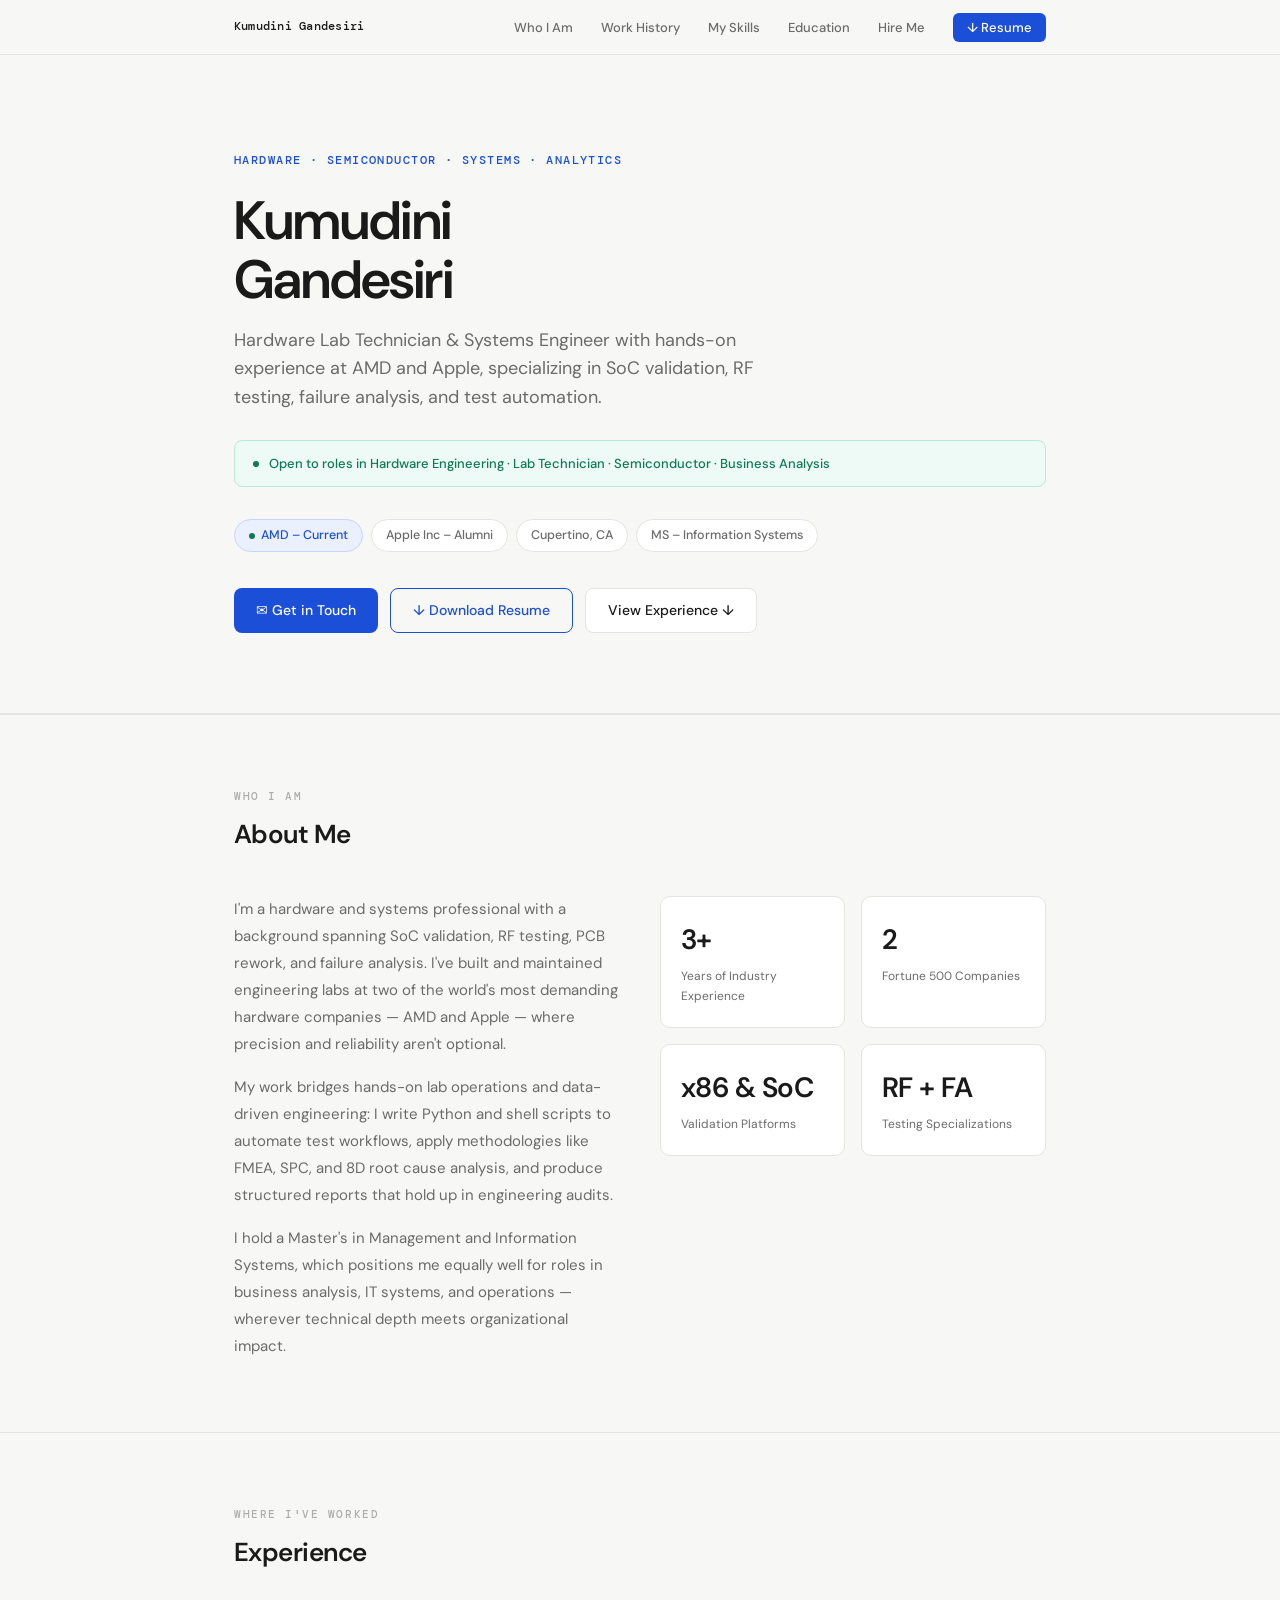
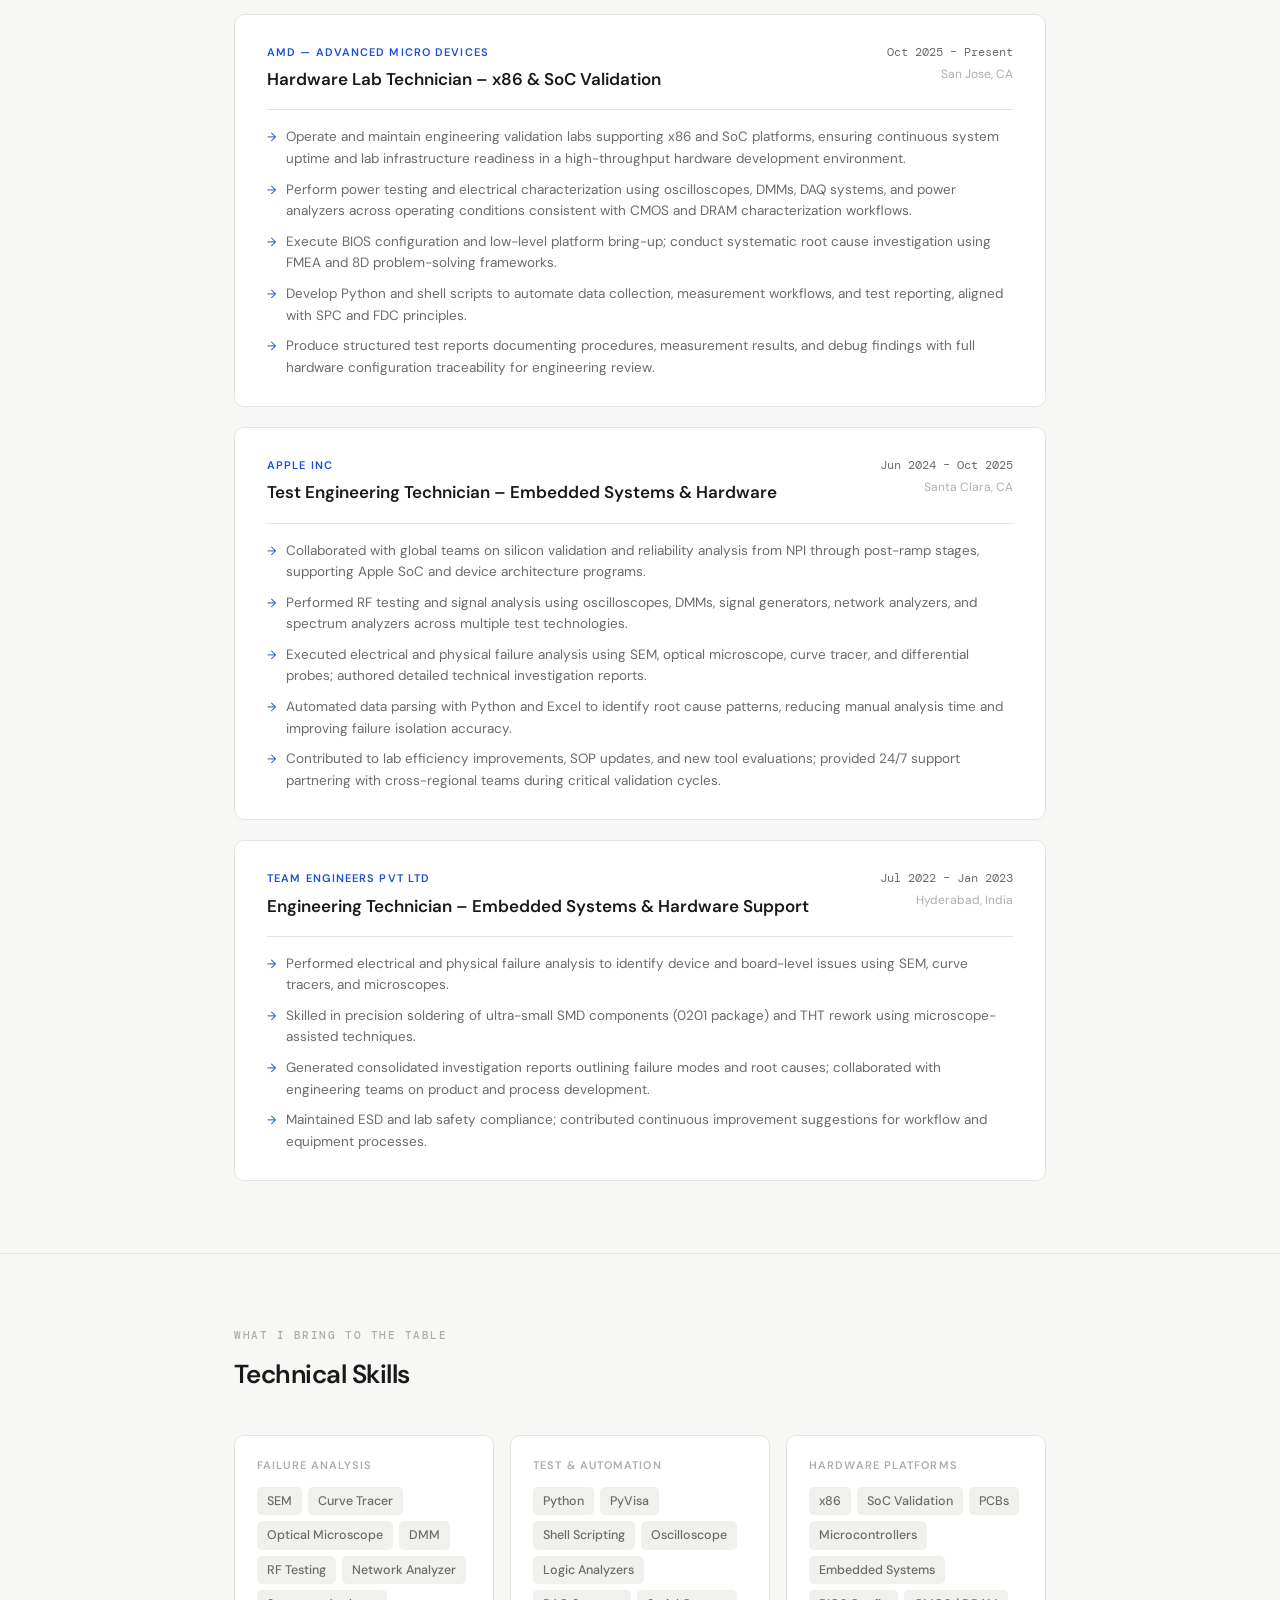
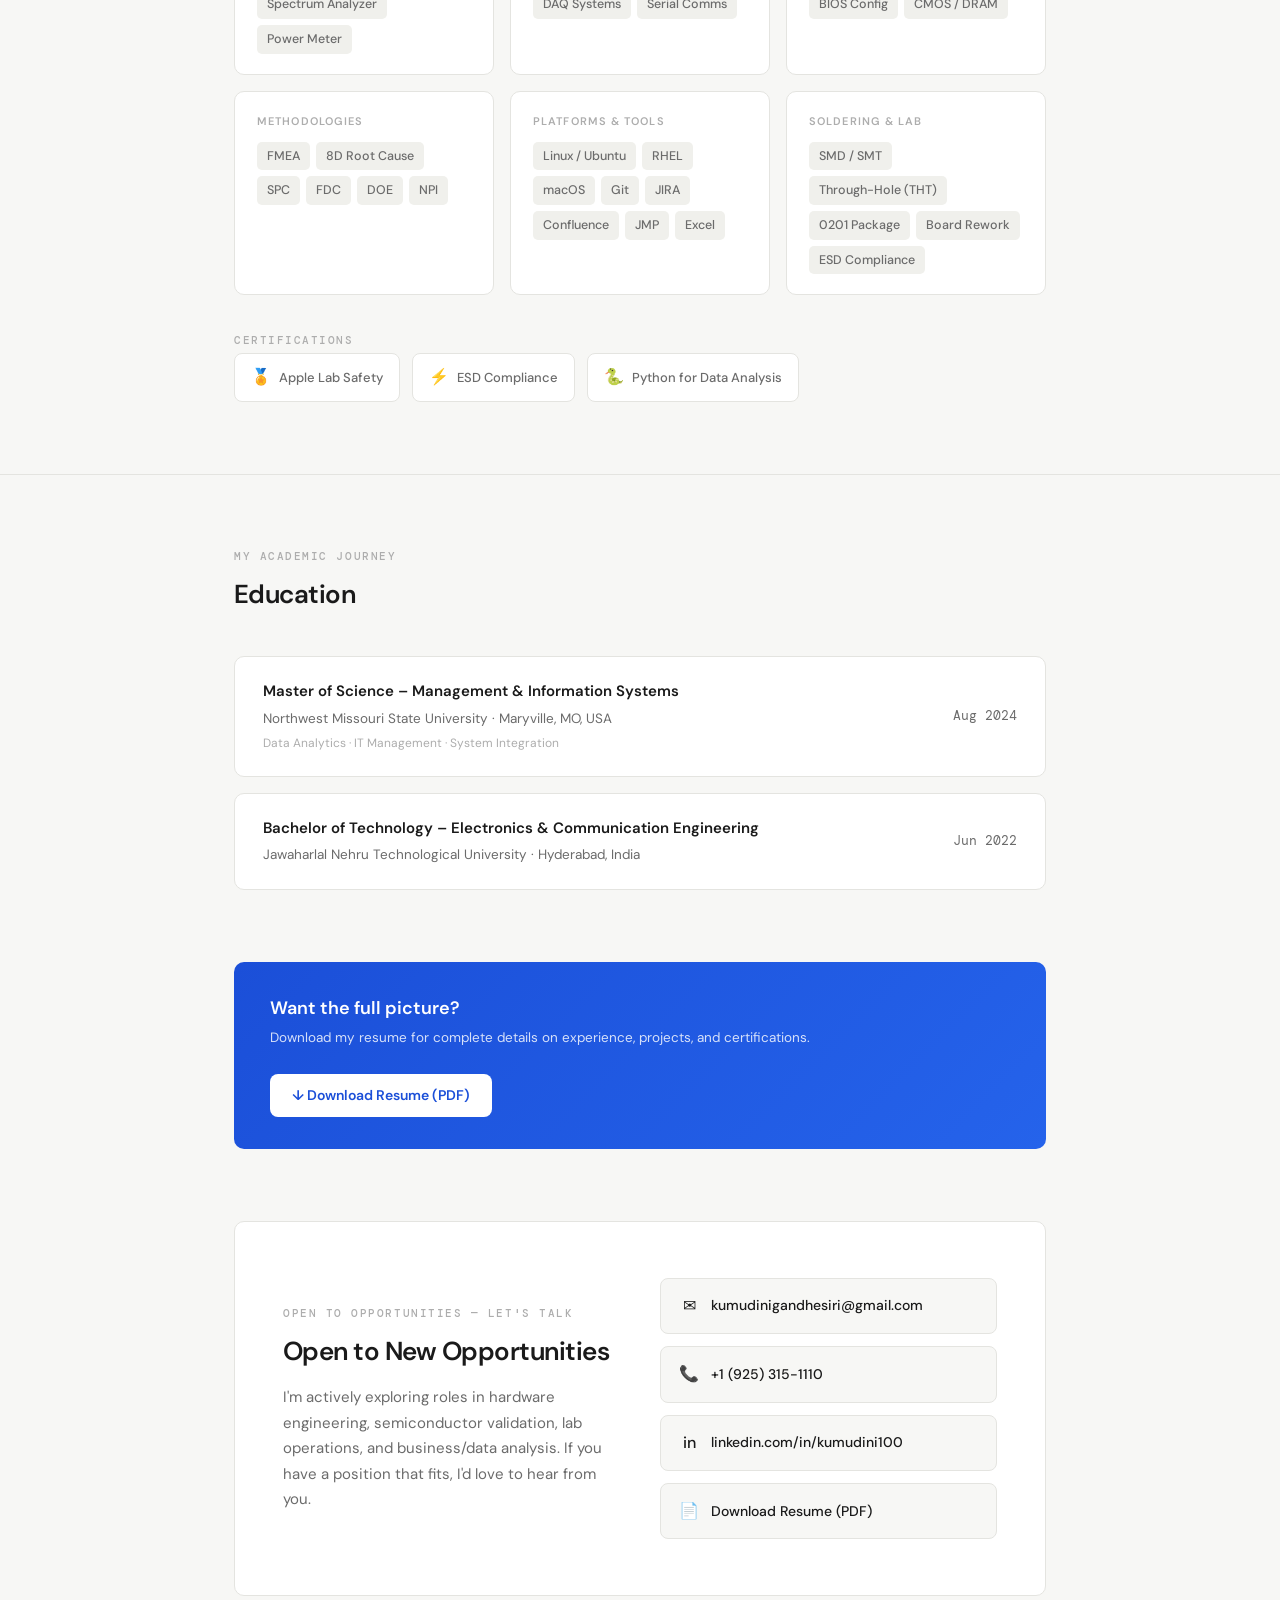
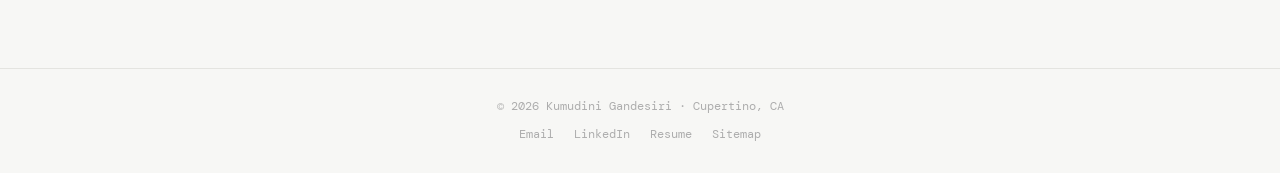
<file: index (3).html>
<!DOCTYPE html>
<html lang="en">
<head>
  <meta charset="UTF-8" />
  <meta name="viewport" content="width=device-width, initial-scale=1.0" />

  <!-- ── PRIMARY META ── -->
  <title>Kumudini Gandesiri – Hardware & Systems Engineer</title>
  <meta name="description" content="Hardware Lab Technician & Systems Engineer with hands-on experience at AMD and Apple. Expert in SoC validation, RF testing, failure analysis, PCB systems, and test automation. Open to Hardware, Semiconductor, and Business Analysis roles." />
  <meta name="keywords" content="Hardware Engineer, Lab Technician, SoC Validation, RF Testing, Failure Analysis, Semiconductor, PCB, Embedded Systems, Python Automation, AMD, Apple, Business Analyst, Cupertino CA" />
  <meta name="author" content="Kumudini Gandesiri" />
  <meta name="robots" content="index, follow" />
  <link rel="canonical" href="https://kumudini100.github.io/" />

  <!-- ── OPEN GRAPH (LinkedIn / Slack previews) ── -->
  <meta property="og:type" content="website" />
  <meta property="og:url" content="https://kumudini100.github.io/" />
  <meta property="og:title" content="Kumudini Gandesiri – Hardware & Systems Engineer" />
  <meta property="og:description" content="Hardware Lab Technician at AMD. Previously Apple. Expert in SoC validation, RF testing, failure analysis, and test automation. Open to new opportunities." />
  <meta property="og:image" content="https://kumudini100.github.io/og-image.png" />
  <meta property="og:image:width" content="1200" />
  <meta property="og:image:height" content="630" />
  <meta property="og:locale" content="en_US" />
  <meta property="og:site_name" content="Kumudini Gandesiri Portfolio" />

  <!-- ── TWITTER CARD ── -->
  <meta name="twitter:card" content="summary_large_image" />
  <meta name="twitter:title" content="Kumudini Gandesiri – Hardware & Systems Engineer" />
  <meta name="twitter:description" content="Hardware Lab Technician at AMD. Previously Apple. SoC validation, RF testing, failure analysis, and test automation." />
  <meta name="twitter:image" content="https://kumudini100.github.io/og-image.png" />

  <!-- ── FAVICON (inline SVG as data URI) ── -->
  <link rel="icon" type="image/svg+xml" href="data:image/svg+xml,%3Csvg xmlns='http://www.w3.org/2000/svg' viewBox='0 0 32 32'%3E%3Crect width='32' height='32' rx='8' fill='%231B4FD8'/%3E%3Ctext x='16' y='22' font-family='system-ui' font-weight='700' font-size='14' fill='white' text-anchor='middle'%3EKG%3C/text%3E%3C/svg%3E" />
  <link rel="apple-touch-icon" href="data:image/svg+xml,%3Csvg xmlns='http://www.w3.org/2000/svg' viewBox='0 0 32 32'%3E%3Crect width='32' height='32' rx='8' fill='%231B4FD8'/%3E%3Ctext x='16' y='22' font-family='system-ui' font-weight='700' font-size='14' fill='white' text-anchor='middle'%3EKG%3C/text%3E%3C/svg%3E" />

  <!-- ── FONTS ── -->
  <link rel="preconnect" href="https://fonts.googleapis.com" />
  <link rel="preconnect" href="https://fonts.gstatic.com" crossorigin />
  <link href="https://fonts.googleapis.com/css2?family=DM+Sans:wght@300;400;500;600&family=DM+Mono:wght@400;500&display=swap" rel="stylesheet" />

  <!-- ── GOOGLE ANALYTICS ── -->
  <!-- Replace G-XXXXXXXXXX with your real Measurement ID from analytics.google.com -->
  <script async src="https://www.googletagmanager.com/gtag/js?id=G-XXXXXXXXXX"></script>
  <script>
    window.dataLayer = window.dataLayer || [];
    function gtag(){dataLayer.push(arguments);}
    gtag('js', new Date());
    gtag('config', 'G-XXXXXXXXXX', { anonymize_ip: true });

    // Track resume download
    function trackResume() {
      gtag('event', 'resume_download', { event_category: 'engagement', event_label: 'Resume PDF' });
    }
    // Track contact link clicks
    function trackContact(type) {
      gtag('event', 'contact_click', { event_category: 'engagement', event_label: type });
    }
  </script>

  <!-- ── STRUCTURED DATA (JSON-LD for Google) ── -->
  <script type="application/ld+json">
  {
    "@context": "https://schema.org",
    "@type": "Person",
    "name": "Kumudini Gandesiri",
    "jobTitle": "Hardware Lab Technician",
    "description": "Hardware Lab Technician & Systems Engineer with experience at AMD and Apple. Expert in SoC validation, RF testing, failure analysis, and test automation.",
    "email": "kumudinigandhesiri@gmail.com",
    "telephone": "+19253151110",
    "address": { "@type": "PostalAddress", "addressLocality": "Cupertino", "addressRegion": "CA", "addressCountry": "US" },
    "url": "https://kumudini100.github.io/",
    "sameAs": ["https://www.linkedin.com/in/kumudini100/"],
    "alumniOf": [
      { "@type": "CollegeOrUniversity", "name": "Northwest Missouri State University" },
      { "@type": "CollegeOrUniversity", "name": "Jawaharlal Nehru Technological University" }
    ],
    "worksFor": { "@type": "Organization", "name": "AMD (Advanced Micro Devices)" },
    "knowsAbout": ["SoC Validation", "RF Testing", "Failure Analysis", "PCB Systems", "Python Automation", "FMEA", "Embedded Systems"]
  }
  </script>

  <style>
    *, *::before, *::after { box-sizing: border-box; margin: 0; padding: 0; }

    :root {
      --bg: #F7F7F5;
      --surface: #FFFFFF;
      --ink: #1A1A1A;
      --ink-muted: #6B6B6B;
      --ink-faint: #ADADAD;
      --accent: #1B4FD8;
      --accent-soft: #EBF0FF;
      --accent-mid: #3B6BF5;
      --border: #E4E4E0;
      --tag-bg: #F0F0EC;
      --green: #0D7A55;
      --green-bg: #EDFAF5;
      --radius: 10px;
      --max: 860px;
      --mono: 'DM Mono', monospace;
      --sans: 'DM Sans', sans-serif;
    }

    html { scroll-behavior: smooth; }

    body {
      font-family: var(--sans);
      background: var(--bg);
      color: var(--ink);
      line-height: 1.65;
      font-size: 15px;
    }

    /* ── SCROLL ANIMATIONS ── */
    .reveal {
      opacity: 0;
      transform: translateY(24px);
      transition: opacity 0.55s ease, transform 0.55s ease;
    }
    .reveal.visible {
      opacity: 1;
      transform: translateY(0);
    }
    .reveal-delay-1 { transition-delay: 0.1s; }
    .reveal-delay-2 { transition-delay: 0.2s; }
    .reveal-delay-3 { transition-delay: 0.3s; }

    @media (prefers-reduced-motion: reduce) {
      .reveal { opacity: 1; transform: none; transition: none; }
    }

    /* ── NAV ── */
    nav {
      position: sticky;
      top: 0;
      z-index: 100;
      background: rgba(247,247,245,0.92);
      backdrop-filter: blur(12px);
      -webkit-backdrop-filter: blur(12px);
      border-bottom: 1px solid var(--border);
    }
    .nav-inner {
      max-width: var(--max);
      margin: 0 auto;
      padding: 0 24px;
      height: 54px;
      display: flex;
      align-items: center;
      justify-content: space-between;
    }
    .nav-logo {
      font-family: var(--mono);
      font-size: 12px;
      font-weight: 500;
      color: var(--ink);
      text-decoration: none;
      letter-spacing: 0.02em;
    }
    .nav-links {
      display: flex;
      gap: 28px;
      list-style: none;
      align-items: center;
    }
    .nav-links a {
      font-size: 13px;
      font-weight: 500;
      color: var(--ink-muted);
      text-decoration: none;
      transition: color 0.2s;
    }
    .nav-links a:hover { color: var(--accent); }
    .nav-resume-btn {
      font-family: var(--sans);
      font-size: 12.5px;
      font-weight: 600;
      background: var(--accent);
      color: #fff !important;
      padding: 6px 14px;
      border-radius: 6px;
      transition: background 0.2s, transform 0.15s !important;
    }
    .nav-resume-btn:hover { background: var(--accent-mid) !important; transform: translateY(-1px); }

    /* ── LAYOUT ── */
    .container {
      max-width: var(--max);
      margin: 0 auto;
      padding: 0 24px;
    }
    section { padding: 72px 0; }
    section + section { border-top: 1px solid var(--border); }

    /* ── HERO ── */
    #hero {
      padding: 96px 0 80px;
      border-bottom: 1px solid var(--border);
    }
    .hero-eyebrow {
      font-family: var(--mono);
      font-size: 12px;
      font-weight: 500;
      letter-spacing: 0.12em;
      text-transform: uppercase;
      color: var(--accent);
      margin-bottom: 20px;
    }
    .hero-name {
      font-size: clamp(36px, 6vw, 54px);
      font-weight: 600;
      line-height: 1.1;
      letter-spacing: -0.02em;
      margin-bottom: 16px;
      color: var(--ink);
    }
    .hero-title {
      font-size: 18px;
      font-weight: 400;
      color: var(--ink-muted);
      margin-bottom: 28px;
      max-width: 580px;
      line-height: 1.6;
    }
    .hero-badges {
      display: flex;
      flex-wrap: wrap;
      gap: 8px;
      margin-bottom: 36px;
    }
    .badge {
      display: inline-flex;
      align-items: center;
      gap: 6px;
      background: var(--surface);
      border: 1px solid var(--border);
      border-radius: 100px;
      padding: 5px 14px;
      font-size: 12.5px;
      font-weight: 500;
      color: var(--ink-muted);
    }
    .badge.active {
      background: var(--accent-soft);
      border-color: #C5D5FF;
      color: var(--accent);
    }
    .badge-dot {
      width: 6px; height: 6px;
      border-radius: 50%;
      background: var(--green);
      flex-shrink: 0;
      animation: pulse 2s infinite;
    }
    @keyframes pulse {
      0%, 100% { opacity: 1; transform: scale(1); }
      50% { opacity: 0.6; transform: scale(0.85); }
    }
    .hero-cta {
      display: flex;
      gap: 12px;
      flex-wrap: wrap;
    }
    .btn {
      display: inline-flex;
      align-items: center;
      gap: 8px;
      padding: 10px 22px;
      border-radius: 8px;
      font-size: 14px;
      font-weight: 500;
      text-decoration: none;
      transition: all 0.18s;
      cursor: pointer;
      border: none;
      font-family: var(--sans);
    }
    .btn-primary { background: var(--accent); color: #fff; }
    .btn-primary:hover { background: var(--accent-mid); transform: translateY(-1px); box-shadow: 0 4px 16px rgba(27,79,216,0.25); }
    .btn-secondary { background: var(--surface); color: var(--ink); border: 1px solid var(--border); }
    .btn-secondary:hover { border-color: var(--accent); color: var(--accent); transform: translateY(-1px); }
    .btn-outline { background: transparent; color: var(--accent); border: 1.5px solid var(--accent); }
    .btn-outline:hover { background: var(--accent-soft); transform: translateY(-1px); }

    /* ── SECTION HEADINGS ── */
    .section-label {
      font-family: var(--mono);
      font-size: 11px;
      font-weight: 500;
      letter-spacing: 0.14em;
      text-transform: uppercase;
      color: var(--ink-faint);
      margin-bottom: 8px;
    }
    .section-title {
      font-size: 26px;
      font-weight: 600;
      letter-spacing: -0.02em;
      color: var(--ink);
      margin-bottom: 40px;
    }

    /* ── ROLES STRIP ── */
    .roles-strip {
      background: var(--green-bg);
      border: 1px solid #B6EDD9;
      border-radius: 8px;
      padding: 12px 18px;
      display: flex;
      align-items: center;
      gap: 10px;
      margin-bottom: 32px;
      font-size: 13px;
      color: var(--green);
      font-weight: 500;
    }

    /* ── ABOUT ── */
    .about-grid {
      display: grid;
      grid-template-columns: 1fr 1fr;
      gap: 40px;
      align-items: start;
    }
    .about-text p {
      color: var(--ink-muted);
      line-height: 1.8;
      margin-bottom: 16px;
    }
    .about-text p:last-child { margin-bottom: 0; }
    .about-stats {
      display: grid;
      grid-template-columns: 1fr 1fr;
      gap: 16px;
    }
    .stat-card {
      background: var(--surface);
      border: 1px solid var(--border);
      border-radius: var(--radius);
      padding: 20px;
      transition: border-color 0.2s;
    }
    .stat-card:hover { border-color: #C5D5FF; }
    .stat-number {
      font-size: 28px;
      font-weight: 600;
      color: var(--ink);
      letter-spacing: -0.02em;
    }
    .stat-label { font-size: 12px; color: var(--ink-muted); margin-top: 4px; }

    /* ── EXPERIENCE ── */
    .exp-list { display: flex; flex-direction: column; gap: 20px; }
    .exp-card {
      background: var(--surface);
      border: 1px solid var(--border);
      border-radius: var(--radius);
      padding: 28px 32px;
      transition: border-color 0.2s, box-shadow 0.2s;
    }
    .exp-card:hover {
      border-color: #C5D5FF;
      box-shadow: 0 4px 24px rgba(27,79,216,0.07);
    }
    .exp-header {
      display: flex;
      align-items: flex-start;
      justify-content: space-between;
      gap: 16px;
      margin-bottom: 6px;
      flex-wrap: wrap;
    }
    .exp-company {
      font-size: 11px;
      font-weight: 600;
      letter-spacing: 0.1em;
      text-transform: uppercase;
      color: var(--accent);
      margin-bottom: 4px;
    }
    .exp-role { font-size: 17px; font-weight: 600; color: var(--ink); }
    .exp-meta { text-align: right; flex-shrink: 0; }
    .exp-date { font-family: var(--mono); font-size: 12px; color: var(--ink-muted); }
    .exp-location { font-size: 12px; color: var(--ink-faint); margin-top: 2px; }
    .exp-divider { height: 1px; background: var(--border); margin: 16px 0; }
    .exp-bullets { list-style: none; display: flex; flex-direction: column; gap: 9px; }
    .exp-bullets li {
      display: flex;
      gap: 10px;
      font-size: 13.5px;
      color: var(--ink-muted);
      line-height: 1.6;
    }
    .exp-bullets li::before {
      content: "→";
      color: var(--accent);
      flex-shrink: 0;
      font-size: 12px;
      margin-top: 2px;
    }

    /* ── SKILLS ── */
    .skills-grid {
      display: grid;
      grid-template-columns: repeat(auto-fill, minmax(240px, 1fr));
      gap: 16px;
    }
    .skill-group {
      background: var(--surface);
      border: 1px solid var(--border);
      border-radius: var(--radius);
      padding: 20px 22px;
      transition: border-color 0.2s;
    }
    .skill-group:hover { border-color: #C5D5FF; }
    .skill-group-title {
      font-size: 11px;
      font-weight: 600;
      letter-spacing: 0.1em;
      text-transform: uppercase;
      color: var(--ink-faint);
      margin-bottom: 12px;
    }
    .skill-tags { display: flex; flex-wrap: wrap; gap: 6px; }
    .skill-tag {
      background: var(--tag-bg);
      border-radius: 5px;
      padding: 4px 10px;
      font-size: 12.5px;
      font-weight: 500;
      color: var(--ink-muted);
    }

    /* ── CERTIFICATIONS ── */
    .certs-row {
      display: flex;
      flex-wrap: wrap;
      gap: 12px;
      margin-top: -12px;
    }
    .cert-badge {
      display: flex;
      align-items: center;
      gap: 8px;
      background: var(--surface);
      border: 1px solid var(--border);
      border-radius: 8px;
      padding: 10px 16px;
      font-size: 13px;
      font-weight: 500;
      color: var(--ink-muted);
    }
    .cert-icon { font-size: 16px; }

    /* ── EDUCATION ── */
    .edu-list { display: flex; flex-direction: column; gap: 16px; }
    .edu-card {
      background: var(--surface);
      border: 1px solid var(--border);
      border-radius: var(--radius);
      padding: 22px 28px;
      display: flex;
      justify-content: space-between;
      align-items: center;
      gap: 16px;
      flex-wrap: wrap;
      transition: border-color 0.2s;
    }
    .edu-card:hover { border-color: #C5D5FF; }
    .edu-degree { font-size: 15px; font-weight: 600; color: var(--ink); margin-bottom: 4px; }
    .edu-school { font-size: 13.5px; color: var(--ink-muted); }
    .edu-note { font-size: 12px; color: var(--ink-faint); margin-top: 4px; }
    .edu-year { font-family: var(--mono); font-size: 12.5px; color: var(--ink-muted); white-space: nowrap; }

    /* ── RESUME CTA BANNER ── */
    .resume-banner {
      background: linear-gradient(135deg, var(--accent) 0%, #2563EB 100%);
      border-radius: var(--radius);
      padding: 32px 36px;
      display: flex;
      align-items: center;
      justify-content: space-between;
      gap: 24px;
      flex-wrap: wrap;
      margin-bottom: 72px;
    }
    .resume-banner-text { color: #fff; }
    .resume-banner-title { font-size: 18px; font-weight: 600; margin-bottom: 4px; }
    .resume-banner-sub { font-size: 13.5px; opacity: 0.82; }
    .btn-white {
      background: #fff;
      color: var(--accent);
      font-weight: 600;
    }
    .btn-white:hover { background: #f0f4ff; transform: translateY(-1px); }

    /* ── CONTACT ── */
    .contact-wrap {
      background: var(--surface);
      border: 1px solid var(--border);
      border-radius: var(--radius);
      padding: 56px 48px;
    }
    .contact-grid {
      display: grid;
      grid-template-columns: 1fr 1fr;
      gap: 40px;
      align-items: center;
    }
    .contact-heading { font-size: 26px; font-weight: 600; letter-spacing: -0.02em; margin-bottom: 12px; }
    .contact-sub { color: var(--ink-muted); line-height: 1.7; }
    .contact-links { display: flex; flex-direction: column; gap: 12px; }
    .contact-link {
      display: flex;
      align-items: center;
      gap: 12px;
      padding: 14px 18px;
      background: var(--bg);
      border: 1px solid var(--border);
      border-radius: 8px;
      text-decoration: none;
      color: var(--ink);
      font-size: 14px;
      font-weight: 500;
      transition: all 0.18s;
    }
    .contact-link:hover { border-color: var(--accent); color: var(--accent); background: var(--accent-soft); }
    .contact-link-icon { font-size: 16px; width: 20px; text-align: center; }

    /* ── FOOTER ── */
    footer {
      border-top: 1px solid var(--border);
      padding: 28px 24px;
      text-align: center;
      font-size: 12px;
      color: var(--ink-faint);
      font-family: var(--mono);
    }
    .footer-links { display: flex; justify-content: center; gap: 20px; margin-top: 8px; }
    .footer-links a { color: var(--ink-faint); text-decoration: none; transition: color 0.2s; }
    .footer-links a:hover { color: var(--accent); }

    /* ── RESPONSIVE ── */
    @media (max-width: 640px) {
      .about-grid, .contact-grid { grid-template-columns: 1fr; }
      .about-stats { grid-template-columns: 1fr 1fr; }
      .exp-header { flex-direction: column; }
      .exp-meta { text-align: left; }
      .contact-wrap { padding: 36px 24px; }
      .resume-banner { padding: 24px; }
      .nav-links li:not(:last-child) { display: none; }
    }
  </style>
</head>
<body>

  <!-- ── NAV ── -->
  <nav role="navigation" aria-label="Main navigation">
    <div class="nav-inner">
      <a class="nav-logo" href="#kg" aria-label="Home">Kumudini Gandesiri</a>
      <ul class="nav-links">
        <li><a href="#about">Who I Am</a></li>
        <li><a href="#experience">Work History</a></li>
        <li><a href="#skills">My Skills</a></li>
        <li><a href="#education">Education</a></li>
        <li><a href="#contact">Hire Me</a></li>
        <li>
          <a class="nav-resume-btn" href="Kumudini_Gandesiri_Resume.pdf" download onclick="trackResume()">
            ↓ Resume
          </a>
        </li>
      </ul>
    </div>
  </nav>

  <!-- ── HERO ── -->
  <section id="hero" aria-label="Introduction"><span id="kg"></span>
    <div class="container">
      <div class="hero-eyebrow reveal">Hardware · Semiconductor · Systems · Analytics</div>
      <h1 class="hero-name reveal reveal-delay-1">Kumudini<br>Gandesiri</h1>
      <p class="hero-title reveal reveal-delay-2">Hardware Lab Technician & Systems Engineer with hands-on experience at AMD and Apple, specializing in SoC validation, RF testing, failure analysis, and test automation.</p>

      <div class="roles-strip reveal reveal-delay-2">
        <span class="badge-dot" aria-hidden="true"></span>
        Open to roles in Hardware Engineering · Lab Technician · Semiconductor · Business Analysis
      </div>

      <div class="hero-badges reveal reveal-delay-3">
        <span class="badge active"><span class="badge-dot" aria-hidden="true"></span>AMD – Current</span>
        <span class="badge">Apple Inc – Alumni</span>
        <span class="badge">Cupertino, CA</span>
        <span class="badge">MS – Information Systems</span>
      </div>

      <div class="hero-cta reveal reveal-delay-3">
        <a class="btn btn-primary" href="mailto:kumudinigandhesiri@gmail.com" onclick="trackContact('email')">
          ✉ Get in Touch
        </a>
        <a class="btn btn-outline" href="Kumudini_Gandesiri_Resume.pdf" download onclick="trackResume()">
          ↓ Download Resume
        </a>
        <a class="btn btn-secondary" href="#experience">
          View Experience ↓
        </a>
      </div>
    </div>
  </section>

  <!-- ── ABOUT ── -->
  <section id="about" aria-label="About">
    <div class="container">
      <div class="section-label">Who I Am</div>
      <h2 class="section-title">About Me</h2>
      <div class="about-grid">
        <div class="about-text reveal">
          <p>I'm a hardware and systems professional with a background spanning SoC validation, RF testing, PCB rework, and failure analysis. I've built and maintained engineering labs at two of the world's most demanding hardware companies — AMD and Apple — where precision and reliability aren't optional.</p>
          <p>My work bridges hands-on lab operations and data-driven engineering: I write Python and shell scripts to automate test workflows, apply methodologies like FMEA, SPC, and 8D root cause analysis, and produce structured reports that hold up in engineering audits.</p>
          <p>I hold a Master's in Management and Information Systems, which positions me equally well for roles in business analysis, IT systems, and operations — wherever technical depth meets organizational impact.</p>
        </div>
        <div class="about-stats reveal reveal-delay-1">
          <div class="stat-card">
            <div class="stat-number">3+</div>
            <div class="stat-label">Years of Industry Experience</div>
          </div>
          <div class="stat-card">
            <div class="stat-number">2</div>
            <div class="stat-label">Fortune 500 Companies</div>
          </div>
          <div class="stat-card">
            <div class="stat-number">x86 & SoC</div>
            <div class="stat-label">Validation Platforms</div>
          </div>
          <div class="stat-card">
            <div class="stat-number">RF + FA</div>
            <div class="stat-label">Testing Specializations</div>
          </div>
        </div>
      </div>
    </div>
  </section>

  <!-- ── EXPERIENCE ── -->
  <section id="experience" aria-label="Work Experience">
    <div class="container">
      <div class="section-label">Where I've Worked</div>
      <h2 class="section-title">Experience</h2>
      <div class="exp-list">

        <div class="exp-card reveal">
          <div class="exp-header">
            <div>
              <div class="exp-company">AMD — Advanced Micro Devices</div>
              <div class="exp-role">Hardware Lab Technician – x86 &amp; SoC Validation</div>
            </div>
            <div class="exp-meta">
              <div class="exp-date">Oct 2025 – Present</div>
              <div class="exp-location">San Jose, CA</div>
            </div>
          </div>
          <div class="exp-divider"></div>
          <ul class="exp-bullets">
            <li>Operate and maintain engineering validation labs supporting x86 and SoC platforms, ensuring continuous system uptime and lab infrastructure readiness in a high-throughput hardware development environment.</li>
            <li>Perform power testing and electrical characterization using oscilloscopes, DMMs, DAQ systems, and power analyzers across operating conditions consistent with CMOS and DRAM characterization workflows.</li>
            <li>Execute BIOS configuration and low-level platform bring-up; conduct systematic root cause investigation using FMEA and 8D problem-solving frameworks.</li>
            <li>Develop Python and shell scripts to automate data collection, measurement workflows, and test reporting, aligned with SPC and FDC principles.</li>
            <li>Produce structured test reports documenting procedures, measurement results, and debug findings with full hardware configuration traceability for engineering review.</li>
          </ul>
        </div>

        <div class="exp-card reveal reveal-delay-1">
          <div class="exp-header">
            <div>
              <div class="exp-company">Apple Inc</div>
              <div class="exp-role">Test Engineering Technician – Embedded Systems &amp; Hardware</div>
            </div>
            <div class="exp-meta">
              <div class="exp-date">Jun 2024 – Oct 2025</div>
              <div class="exp-location">Santa Clara, CA</div>
            </div>
          </div>
          <div class="exp-divider"></div>
          <ul class="exp-bullets">
            <li>Collaborated with global teams on silicon validation and reliability analysis from NPI through post-ramp stages, supporting Apple SoC and device architecture programs.</li>
            <li>Performed RF testing and signal analysis using oscilloscopes, DMMs, signal generators, network analyzers, and spectrum analyzers across multiple test technologies.</li>
            <li>Executed electrical and physical failure analysis using SEM, optical microscope, curve tracer, and differential probes; authored detailed technical investigation reports.</li>
            <li>Automated data parsing with Python and Excel to identify root cause patterns, reducing manual analysis time and improving failure isolation accuracy.</li>
            <li>Contributed to lab efficiency improvements, SOP updates, and new tool evaluations; provided 24/7 support partnering with cross-regional teams during critical validation cycles.</li>
          </ul>
        </div>

        <div class="exp-card reveal reveal-delay-2">
          <div class="exp-header">
            <div>
              <div class="exp-company">Team Engineers Pvt Ltd</div>
              <div class="exp-role">Engineering Technician – Embedded Systems &amp; Hardware Support</div>
            </div>
            <div class="exp-meta">
              <div class="exp-date">Jul 2022 – Jan 2023</div>
              <div class="exp-location">Hyderabad, India</div>
            </div>
          </div>
          <div class="exp-divider"></div>
          <ul class="exp-bullets">
            <li>Performed electrical and physical failure analysis to identify device and board-level issues using SEM, curve tracers, and microscopes.</li>
            <li>Skilled in precision soldering of ultra-small SMD components (0201 package) and THT rework using microscope-assisted techniques.</li>
            <li>Generated consolidated investigation reports outlining failure modes and root causes; collaborated with engineering teams on product and process development.</li>
            <li>Maintained ESD and lab safety compliance; contributed continuous improvement suggestions for workflow and equipment processes.</li>
          </ul>
        </div>

      </div>
    </div>
  </section>

  <!-- ── SKILLS ── -->
  <section id="skills" aria-label="Technical Skills">
    <div class="container">
      <div class="section-label">What I Bring to the Table</div>
      <h2 class="section-title">Technical Skills</h2>
      <div class="skills-grid">
        <div class="skill-group reveal">
          <div class="skill-group-title">Failure Analysis</div>
          <div class="skill-tags">
            <span class="skill-tag">SEM</span><span class="skill-tag">Curve Tracer</span>
            <span class="skill-tag">Optical Microscope</span><span class="skill-tag">DMM</span>
            <span class="skill-tag">RF Testing</span><span class="skill-tag">Network Analyzer</span>
            <span class="skill-tag">Spectrum Analyzer</span><span class="skill-tag">Power Meter</span>
          </div>
        </div>
        <div class="skill-group reveal reveal-delay-1">
          <div class="skill-group-title">Test &amp; Automation</div>
          <div class="skill-tags">
            <span class="skill-tag">Python</span><span class="skill-tag">PyVisa</span>
            <span class="skill-tag">Shell Scripting</span><span class="skill-tag">Oscilloscope</span>
            <span class="skill-tag">Logic Analyzers</span><span class="skill-tag">DAQ Systems</span>
            <span class="skill-tag">Serial Comms</span>
          </div>
        </div>
        <div class="skill-group reveal reveal-delay-2">
          <div class="skill-group-title">Hardware Platforms</div>
          <div class="skill-tags">
            <span class="skill-tag">x86</span><span class="skill-tag">SoC Validation</span>
            <span class="skill-tag">PCBs</span><span class="skill-tag">Microcontrollers</span>
            <span class="skill-tag">Embedded Systems</span><span class="skill-tag">BIOS Config</span>
            <span class="skill-tag">CMOS / DRAM</span>
          </div>
        </div>
        <div class="skill-group reveal">
          <div class="skill-group-title">Methodologies</div>
          <div class="skill-tags">
            <span class="skill-tag">FMEA</span><span class="skill-tag">8D Root Cause</span>
            <span class="skill-tag">SPC</span><span class="skill-tag">FDC</span>
            <span class="skill-tag">DOE</span><span class="skill-tag">NPI</span>
          </div>
        </div>
        <div class="skill-group reveal reveal-delay-1">
          <div class="skill-group-title">Platforms &amp; Tools</div>
          <div class="skill-tags">
            <span class="skill-tag">Linux / Ubuntu</span><span class="skill-tag">RHEL</span>
            <span class="skill-tag">macOS</span><span class="skill-tag">Git</span>
            <span class="skill-tag">JIRA</span><span class="skill-tag">Confluence</span>
            <span class="skill-tag">JMP</span><span class="skill-tag">Excel</span>
          </div>
        </div>
        <div class="skill-group reveal reveal-delay-2">
          <div class="skill-group-title">Soldering &amp; Lab</div>
          <div class="skill-tags">
            <span class="skill-tag">SMD / SMT</span><span class="skill-tag">Through-Hole (THT)</span>
            <span class="skill-tag">0201 Package</span><span class="skill-tag">Board Rework</span>
            <span class="skill-tag">ESD Compliance</span>
          </div>
        </div>
      </div>

      <!-- Certifications -->
      <div style="margin-top: 36px;">
        <div class="section-label" style="margin-bottom: 16px;">Certifications</div>
        <div class="certs-row">
          <div class="cert-badge reveal"><span class="cert-icon">🏅</span> Apple Lab Safety</div>
          <div class="cert-badge reveal reveal-delay-1"><span class="cert-icon">⚡</span> ESD Compliance</div>
          <div class="cert-badge reveal reveal-delay-2"><span class="cert-icon">🐍</span> Python for Data Analysis</div>
        </div>
      </div>
    </div>
  </section>

  <!-- ── EDUCATION ── -->
  <section id="education" aria-label="Education">
    <div class="container">
      <div class="section-label">My Academic Journey</div>
      <h2 class="section-title">Education</h2>
      <div class="edu-list">
        <div class="edu-card reveal">
          <div>
            <div class="edu-degree">Master of Science – Management &amp; Information Systems</div>
            <div class="edu-school">Northwest Missouri State University · Maryville, MO, USA</div>
            <div class="edu-note">Data Analytics · IT Management · System Integration</div>
          </div>
          <div class="edu-year">Aug 2024</div>
        </div>
        <div class="edu-card reveal reveal-delay-1">
          <div>
            <div class="edu-degree">Bachelor of Technology – Electronics &amp; Communication Engineering</div>
            <div class="edu-school">Jawaharlal Nehru Technological University · Hyderabad, India</div>
          </div>
          <div class="edu-year">Jun 2022</div>
        </div>
      </div>
    </div>
  </section>

  <!-- ── RESUME BANNER ── -->
  <div class="container">
    <div class="resume-banner reveal">
      <div class="resume-banner-text">
        <div class="resume-banner-title">Want the full picture?</div>
        <div class="resume-banner-sub">Download my resume for complete details on experience, projects, and certifications.</div>
      </div>
      <a class="btn btn-white" href="Kumudini_Gandesiri_Resume.pdf" download onclick="trackResume()">
        ↓ Download Resume (PDF)
      </a>
    </div>
  </div>

  <!-- ── CONTACT ── -->
  <section id="contact" aria-label="Contact" style="padding: 0 0 72px;">
    <div class="container">
      <div class="contact-wrap reveal">
        <div class="contact-grid">
          <div>
            <div class="section-label">Open to Opportunities — Let's Talk</div>
            <div class="contact-heading">Open to New Opportunities</div>
            <p class="contact-sub">I'm actively exploring roles in hardware engineering, semiconductor validation, lab operations, and business/data analysis. If you have a position that fits, I'd love to hear from you.</p>
          </div>
          <div class="contact-links">
            <a class="contact-link" href="mailto:kumudinigandhesiri@gmail.com" onclick="trackContact('email')">
              <span class="contact-link-icon">✉</span>
              kumudinigandhesiri@gmail.com
            </a>
            <a class="contact-link" href="tel:+19253151110" onclick="trackContact('phone')">
              <span class="contact-link-icon">📞</span>
              +1 (925) 315-1110
            </a>
            <a class="contact-link" href="https://www.linkedin.com/in/kumudini100/" target="_blank" rel="noopener noreferrer" onclick="trackContact('linkedin')">
              <span class="contact-link-icon">in</span>
              linkedin.com/in/kumudini100
            </a>
            <a class="contact-link" href="Kumudini_Gandesiri_Resume.pdf" download onclick="trackResume()">
              <span class="contact-link-icon">📄</span>
              Download Resume (PDF)
            </a>
          </div>
        </div>
      </div>
    </div>
  </section>

  <!-- ── FOOTER ── -->
  <footer>
    <div>© 2026 Kumudini Gandesiri · Cupertino, CA</div>
    <div class="footer-links">
      <a href="mailto:kumudinigandhesiri@gmail.com">Email</a>
      <a href="https://www.linkedin.com/in/kumudini100/" target="_blank" rel="noopener">LinkedIn</a>
      <a href="Kumudini_Gandesiri_Resume.pdf" download onclick="trackResume()">Resume</a>
      <a href="sitemap.xml">Sitemap</a>
    </div>
  </footer>

  <!-- ── SCROLL REVEAL SCRIPT ── -->
  <script>
    (function() {
      var observer = new IntersectionObserver(function(entries) {
        entries.forEach(function(entry) {
          if (entry.isIntersecting) {
            entry.target.classList.add('visible');
            observer.unobserve(entry.target);
          }
        });
      }, { threshold: 0.1, rootMargin: '0px 0px -40px 0px' });

      // Observe all reveal elements
      document.querySelectorAll('.reveal').forEach(function(el) {
        observer.observe(el);
      });

      // Active nav link highlighting
      var sections = document.querySelectorAll('section[id], #hero');
      var navLinks = document.querySelectorAll('.nav-links a[href^="#"]');
      var scrollObserver = new IntersectionObserver(function(entries) {
        entries.forEach(function(entry) {
          if (entry.isIntersecting) {
            navLinks.forEach(function(link) {
              link.style.color = '';
              if (link.getAttribute('href') === '#' + entry.target.id) {
                link.style.color = 'var(--accent)';
              }
            });
          }
        });
      }, { threshold: 0.4 });
      sections.forEach(function(s) { scrollObserver.observe(s); });
    })();
  </script>

</body>
</html>
</file>
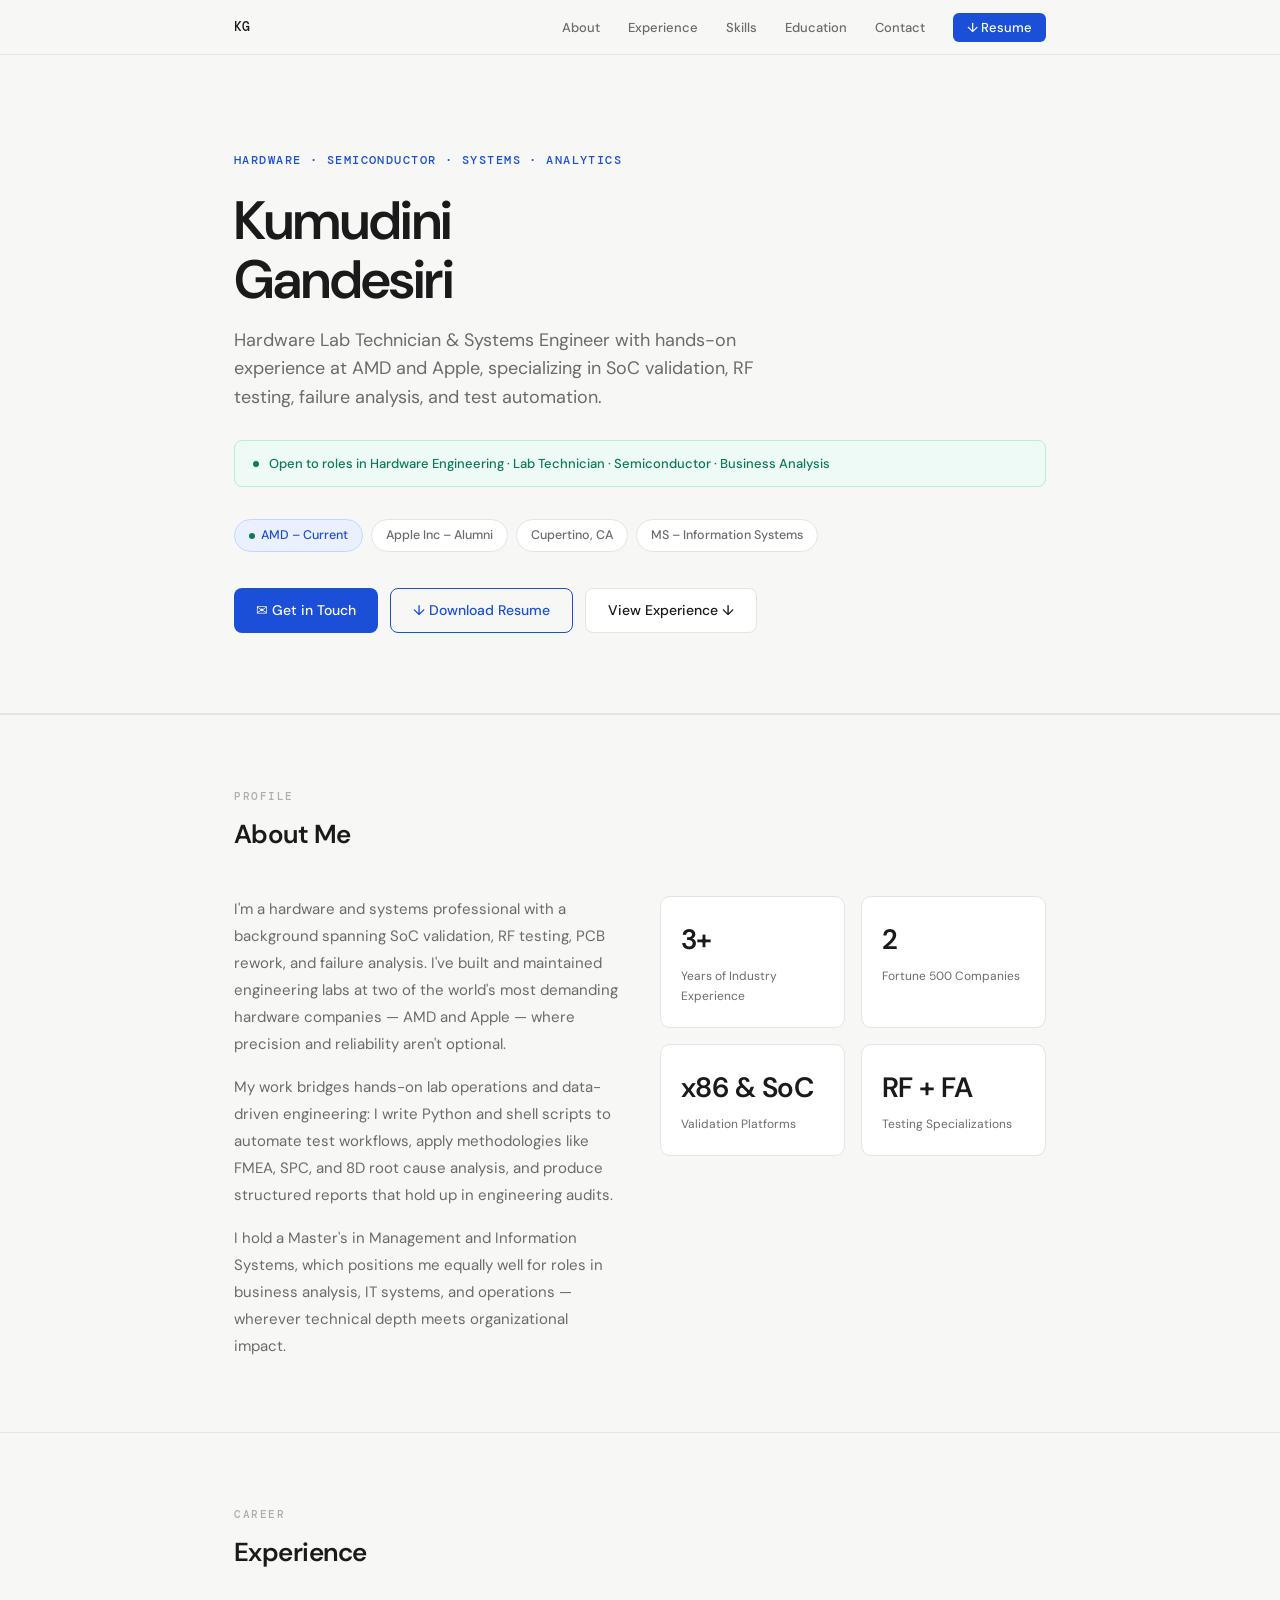
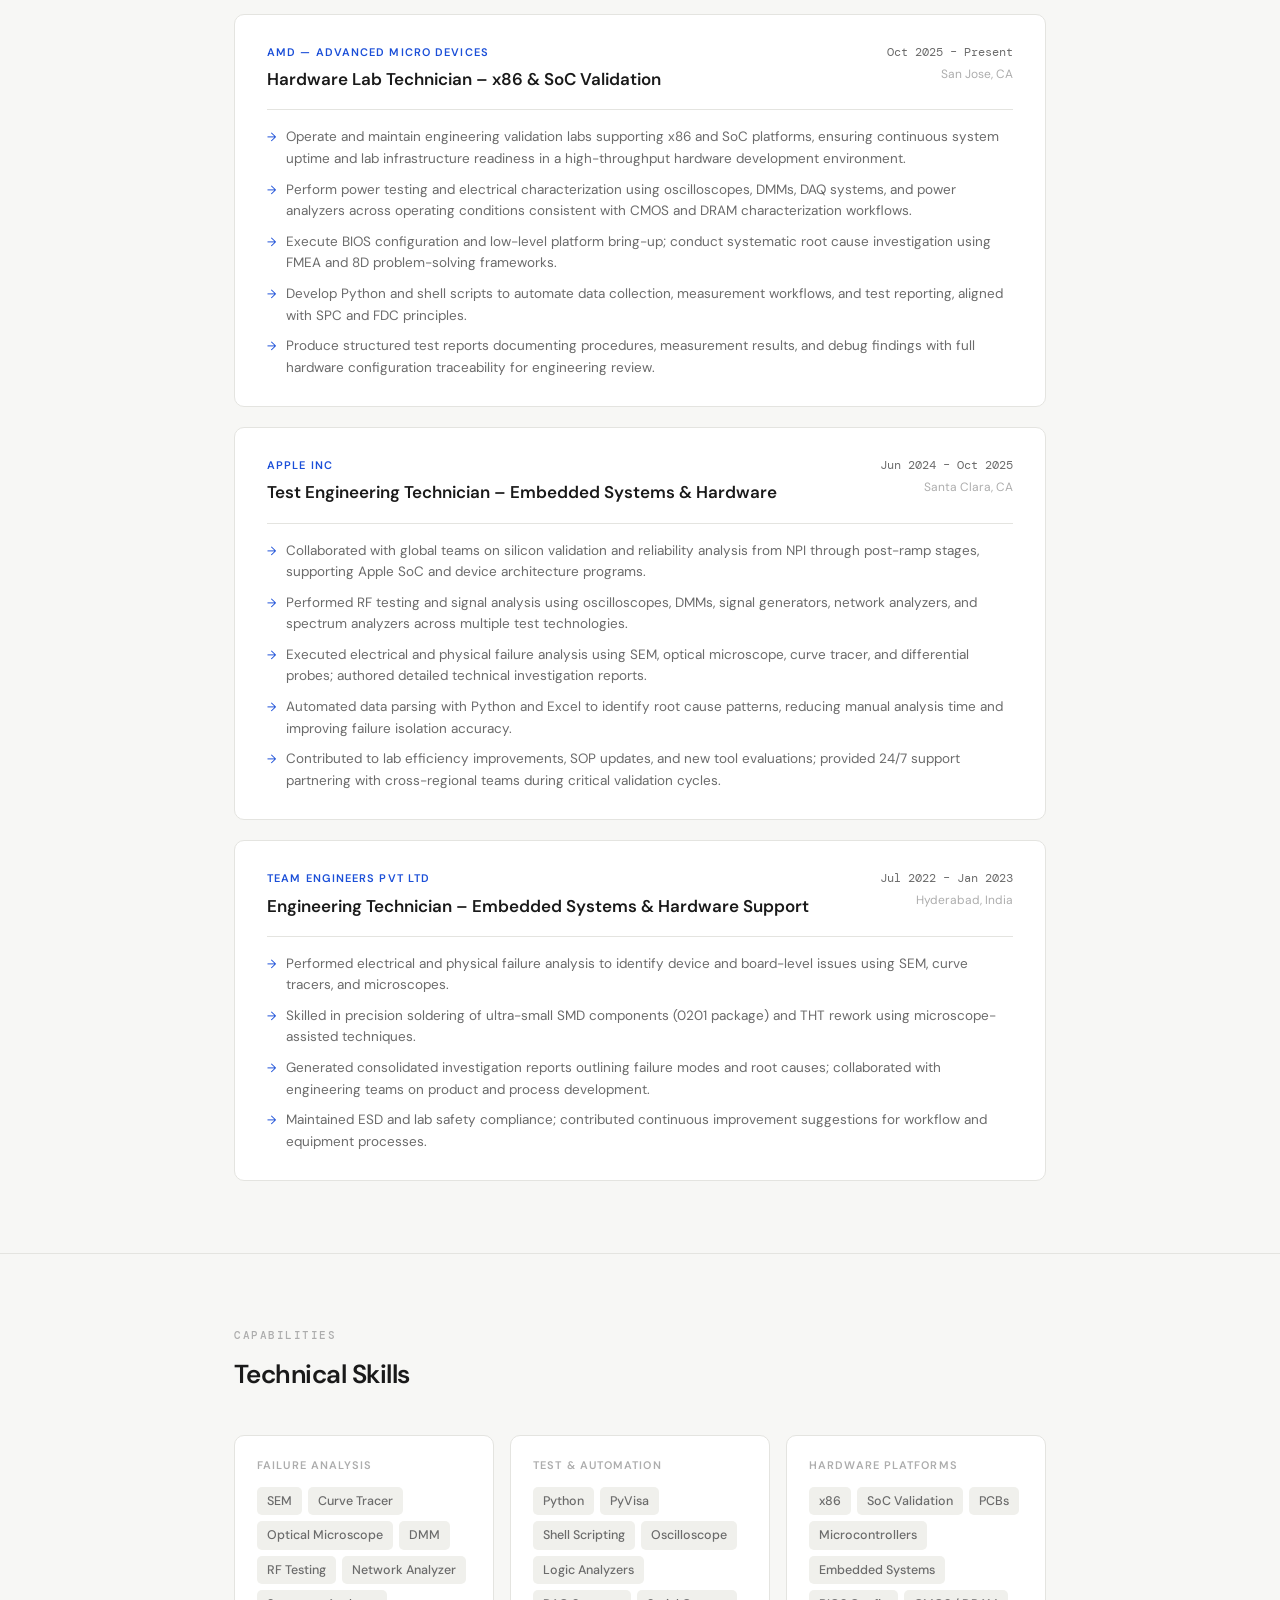
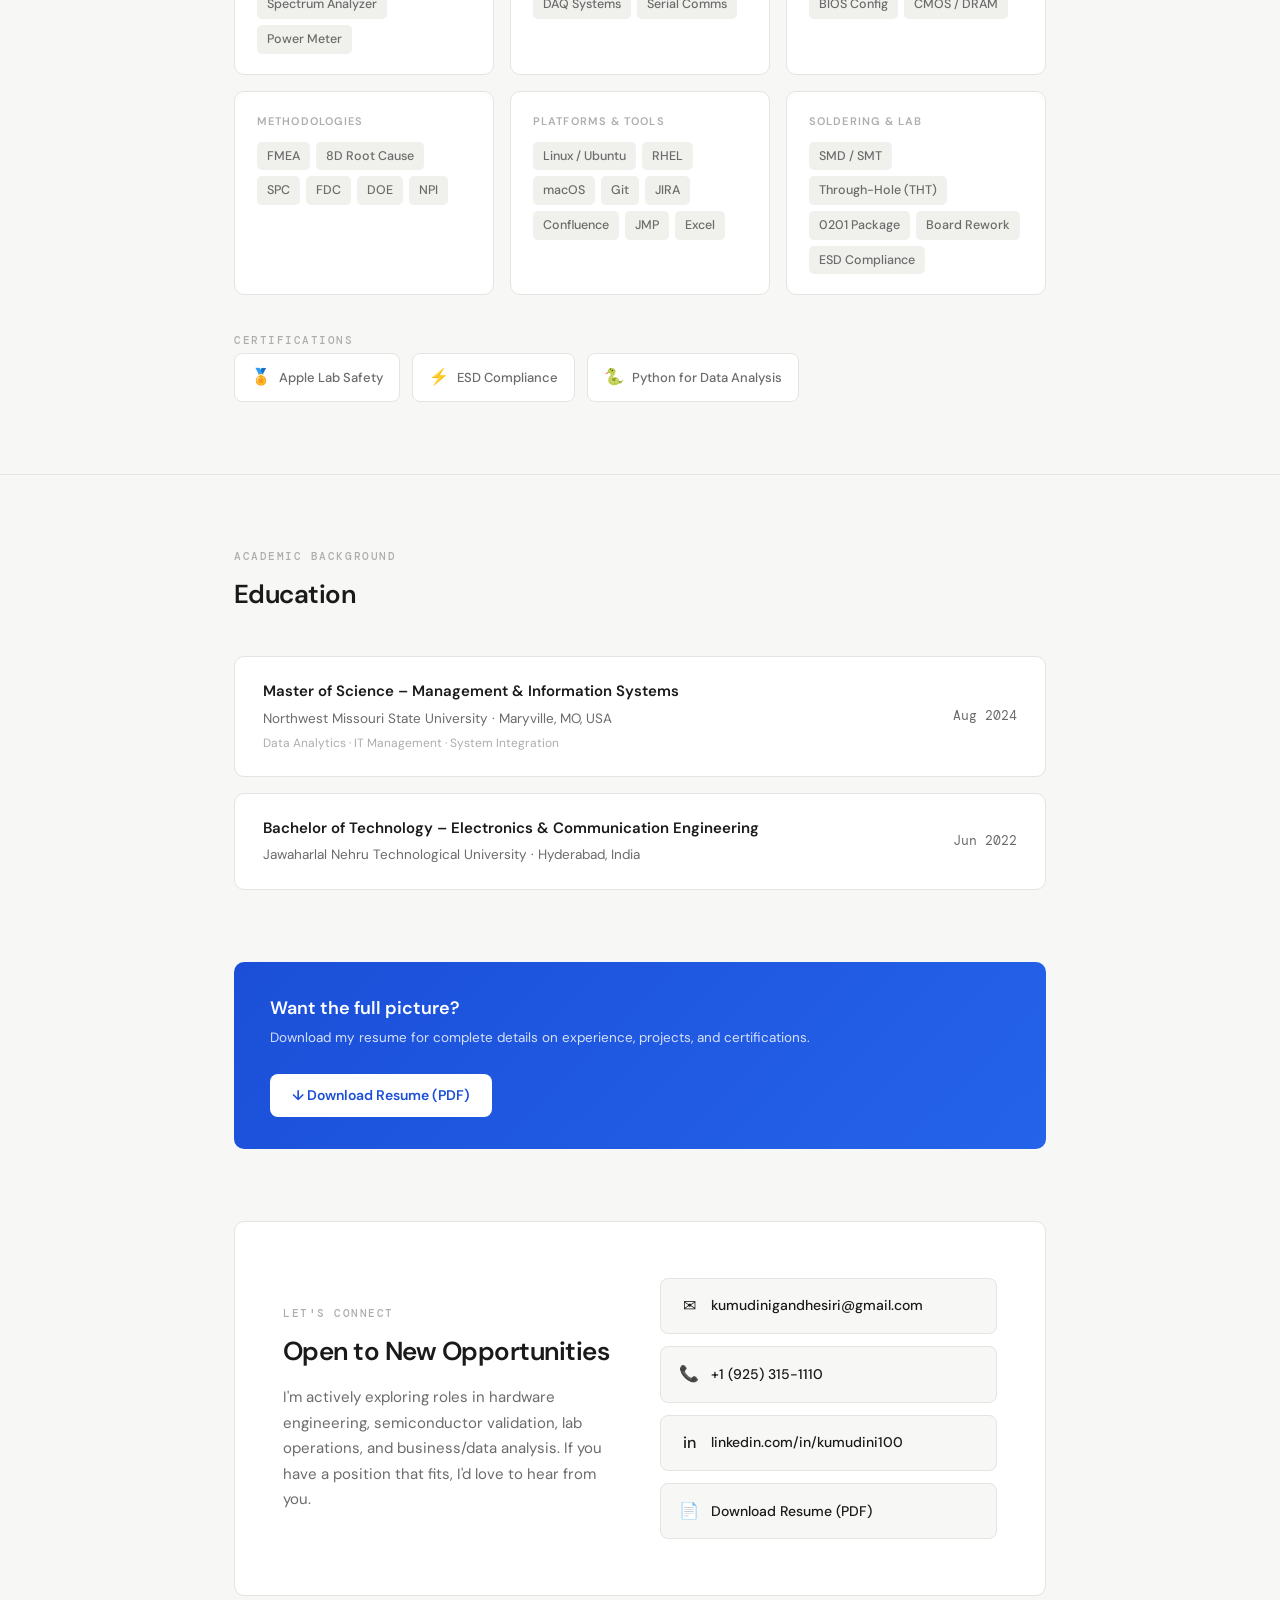
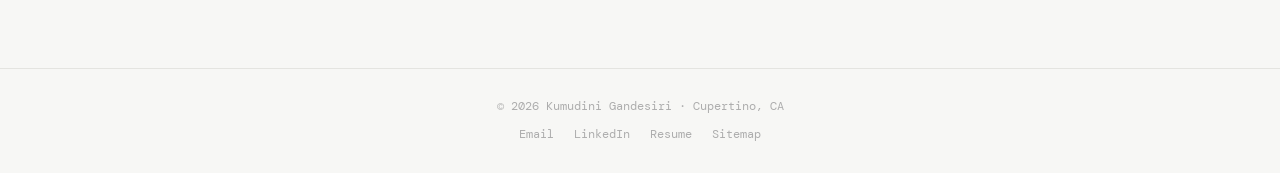
<file: test.html>
<!DOCTYPE html>
<html lang="en">
<head>
  <meta charset="UTF-8" />
  <meta name="viewport" content="width=device-width, initial-scale=1.0" />

  <!-- ── PRIMARY META ── -->
  <title>Kumudini Gandesiri – Hardware & Systems Engineer</title>
  <meta name="description" content="Hardware Lab Technician & Systems Engineer with hands-on experience at AMD and Apple. Expert in SoC validation, RF testing, failure analysis, PCB systems, and test automation. Open to Hardware, Semiconductor, and Business Analysis roles." />
  <meta name="keywords" content="Hardware Engineer, Lab Technician, SoC Validation, RF Testing, Failure Analysis, Semiconductor, PCB, Embedded Systems, Python Automation, AMD, Apple, Business Analyst, Cupertino CA" />
  <meta name="author" content="Kumudini Gandesiri" />
  <meta name="robots" content="index, follow" />
  <link rel="canonical" href="https://kumudini100.github.io/" />

  <!-- ── OPEN GRAPH (LinkedIn / Slack previews) ── -->
  <meta property="og:type" content="website" />
  <meta property="og:url" content="https://kumudini100.github.io/" />
  <meta property="og:title" content="Kumudini Gandesiri – Hardware & Systems Engineer" />
  <meta property="og:description" content="Hardware Lab Technician at AMD. Previously Apple. Expert in SoC validation, RF testing, failure analysis, and test automation. Open to new opportunities." />
  <meta property="og:image" content="https://kumudini100.github.io/og-image.png" />
  <meta property="og:image:width" content="1200" />
  <meta property="og:image:height" content="630" />
  <meta property="og:locale" content="en_US" />
  <meta property="og:site_name" content="Kumudini Gandesiri Portfolio" />

  <!-- ── TWITTER CARD ── -->
  <meta name="twitter:card" content="summary_large_image" />
  <meta name="twitter:title" content="Kumudini Gandesiri – Hardware & Systems Engineer" />
  <meta name="twitter:description" content="Hardware Lab Technician at AMD. Previously Apple. SoC validation, RF testing, failure analysis, and test automation." />
  <meta name="twitter:image" content="https://kumudini100.github.io/og-image.png" />

  <!-- ── FAVICON (inline SVG as data URI) ── -->
  <link rel="icon" type="image/svg+xml" href="data:image/svg+xml,%3Csvg xmlns='http://www.w3.org/2000/svg' viewBox='0 0 32 32'%3E%3Crect width='32' height='32' rx='8' fill='%231B4FD8'/%3E%3Ctext x='16' y='22' font-family='system-ui' font-weight='700' font-size='14' fill='white' text-anchor='middle'%3EKG%3C/text%3E%3C/svg%3E" />
  <link rel="apple-touch-icon" href="data:image/svg+xml,%3Csvg xmlns='http://www.w3.org/2000/svg' viewBox='0 0 32 32'%3E%3Crect width='32' height='32' rx='8' fill='%231B4FD8'/%3E%3Ctext x='16' y='22' font-family='system-ui' font-weight='700' font-size='14' fill='white' text-anchor='middle'%3EKG%3C/text%3E%3C/svg%3E" />

  <!-- ── FONTS ── -->
  <link rel="preconnect" href="https://fonts.googleapis.com" />
  <link rel="preconnect" href="https://fonts.gstatic.com" crossorigin />
  <link href="https://fonts.googleapis.com/css2?family=DM+Sans:wght@300;400;500;600&family=DM+Mono:wght@400;500&display=swap" rel="stylesheet" />

  <!-- ── GOOGLE ANALYTICS ── -->
  <!-- Replace G-XXXXXXXXXX with your real Measurement ID from analytics.google.com -->
  <script async src="https://www.googletagmanager.com/gtag/js?id=G-XXXXXXXXXX"></script>
  <script>
    window.dataLayer = window.dataLayer || [];
    function gtag(){dataLayer.push(arguments);}
    gtag('js', new Date());
    gtag('config', 'G-XXXXXXXXXX', { anonymize_ip: true });

    // Track resume download
    function trackResume() {
      gtag('event', 'resume_download', { event_category: 'engagement', event_label: 'Resume PDF' });
    }
    // Track contact link clicks
    function trackContact(type) {
      gtag('event', 'contact_click', { event_category: 'engagement', event_label: type });
    }
  </script>

  <!-- ── STRUCTURED DATA (JSON-LD for Google) ── -->
  <script type="application/ld+json">
  {
    "@context": "https://schema.org",
    "@type": "Person",
    "name": "Kumudini Gandesiri",
    "jobTitle": "Hardware Lab Technician",
    "description": "Hardware Lab Technician & Systems Engineer with experience at AMD and Apple. Expert in SoC validation, RF testing, failure analysis, and test automation.",
    "email": "kumudinigandhesiri@gmail.com",
    "telephone": "+19253151110",
    "address": { "@type": "PostalAddress", "addressLocality": "Cupertino", "addressRegion": "CA", "addressCountry": "US" },
    "url": "https://kumudini100.github.io/",
    "sameAs": ["https://www.linkedin.com/in/kumudini100/"],
    "alumniOf": [
      { "@type": "CollegeOrUniversity", "name": "Northwest Missouri State University" },
      { "@type": "CollegeOrUniversity", "name": "Jawaharlal Nehru Technological University" }
    ],
    "worksFor": { "@type": "Organization", "name": "AMD (Advanced Micro Devices)" },
    "knowsAbout": ["SoC Validation", "RF Testing", "Failure Analysis", "PCB Systems", "Python Automation", "FMEA", "Embedded Systems"]
  }
  </script>

  <style>
    *, *::before, *::after { box-sizing: border-box; margin: 0; padding: 0; }

    :root {
      --bg: #F7F7F5;
      --surface: #FFFFFF;
      --ink: #1A1A1A;
      --ink-muted: #6B6B6B;
      --ink-faint: #ADADAD;
      --accent: #1B4FD8;
      --accent-soft: #EBF0FF;
      --accent-mid: #3B6BF5;
      --border: #E4E4E0;
      --tag-bg: #F0F0EC;
      --green: #0D7A55;
      --green-bg: #EDFAF5;
      --radius: 10px;
      --max: 860px;
      --mono: 'DM Mono', monospace;
      --sans: 'DM Sans', sans-serif;
    }

    html { scroll-behavior: smooth; }

    body {
      font-family: var(--sans);
      background: var(--bg);
      color: var(--ink);
      line-height: 1.65;
      font-size: 15px;
    }

    /* ── SCROLL ANIMATIONS ── */
    .reveal {
      opacity: 0;
      transform: translateY(24px);
      transition: opacity 0.55s ease, transform 0.55s ease;
    }
    .reveal.visible {
      opacity: 1;
      transform: translateY(0);
    }
    .reveal-delay-1 { transition-delay: 0.1s; }
    .reveal-delay-2 { transition-delay: 0.2s; }
    .reveal-delay-3 { transition-delay: 0.3s; }

    @media (prefers-reduced-motion: reduce) {
      .reveal { opacity: 1; transform: none; transition: none; }
    }

    /* ── NAV ── */
    nav {
      position: sticky;
      top: 0;
      z-index: 100;
      background: rgba(247,247,245,0.92);
      backdrop-filter: blur(12px);
      -webkit-backdrop-filter: blur(12px);
      border-bottom: 1px solid var(--border);
    }
    .nav-inner {
      max-width: var(--max);
      margin: 0 auto;
      padding: 0 24px;
      height: 54px;
      display: flex;
      align-items: center;
      justify-content: space-between;
    }
    .nav-logo {
      font-family: var(--mono);
      font-size: 13px;
      font-weight: 500;
      color: var(--ink);
      text-decoration: none;
      letter-spacing: 0.02em;
    }
    .nav-links {
      display: flex;
      gap: 28px;
      list-style: none;
      align-items: center;
    }
    .nav-links a {
      font-size: 13px;
      font-weight: 500;
      color: var(--ink-muted);
      text-decoration: none;
      transition: color 0.2s;
    }
    .nav-links a:hover { color: var(--accent); }
    .nav-resume-btn {
      font-family: var(--sans);
      font-size: 12.5px;
      font-weight: 600;
      background: var(--accent);
      color: #fff !important;
      padding: 6px 14px;
      border-radius: 6px;
      transition: background 0.2s, transform 0.15s !important;
    }
    .nav-resume-btn:hover { background: var(--accent-mid) !important; transform: translateY(-1px); }

    /* ── LAYOUT ── */
    .container {
      max-width: var(--max);
      margin: 0 auto;
      padding: 0 24px;
    }
    section { padding: 72px 0; }
    section + section { border-top: 1px solid var(--border); }

    /* ── HERO ── */
    #hero {
      padding: 96px 0 80px;
      border-bottom: 1px solid var(--border);
    }
    .hero-eyebrow {
      font-family: var(--mono);
      font-size: 12px;
      font-weight: 500;
      letter-spacing: 0.12em;
      text-transform: uppercase;
      color: var(--accent);
      margin-bottom: 20px;
    }
    .hero-name {
      font-size: clamp(36px, 6vw, 54px);
      font-weight: 600;
      line-height: 1.1;
      letter-spacing: -0.02em;
      margin-bottom: 16px;
      color: var(--ink);
    }
    .hero-title {
      font-size: 18px;
      font-weight: 400;
      color: var(--ink-muted);
      margin-bottom: 28px;
      max-width: 580px;
      line-height: 1.6;
    }
    .hero-badges {
      display: flex;
      flex-wrap: wrap;
      gap: 8px;
      margin-bottom: 36px;
    }
    .badge {
      display: inline-flex;
      align-items: center;
      gap: 6px;
      background: var(--surface);
      border: 1px solid var(--border);
      border-radius: 100px;
      padding: 5px 14px;
      font-size: 12.5px;
      font-weight: 500;
      color: var(--ink-muted);
    }
    .badge.active {
      background: var(--accent-soft);
      border-color: #C5D5FF;
      color: var(--accent);
    }
    .badge-dot {
      width: 6px; height: 6px;
      border-radius: 50%;
      background: var(--green);
      flex-shrink: 0;
      animation: pulse 2s infinite;
    }
    @keyframes pulse {
      0%, 100% { opacity: 1; transform: scale(1); }
      50% { opacity: 0.6; transform: scale(0.85); }
    }
    .hero-cta {
      display: flex;
      gap: 12px;
      flex-wrap: wrap;
    }
    .btn {
      display: inline-flex;
      align-items: center;
      gap: 8px;
      padding: 10px 22px;
      border-radius: 8px;
      font-size: 14px;
      font-weight: 500;
      text-decoration: none;
      transition: all 0.18s;
      cursor: pointer;
      border: none;
      font-family: var(--sans);
    }
    .btn-primary { background: var(--accent); color: #fff; }
    .btn-primary:hover { background: var(--accent-mid); transform: translateY(-1px); box-shadow: 0 4px 16px rgba(27,79,216,0.25); }
    .btn-secondary { background: var(--surface); color: var(--ink); border: 1px solid var(--border); }
    .btn-secondary:hover { border-color: var(--accent); color: var(--accent); transform: translateY(-1px); }
    .btn-outline { background: transparent; color: var(--accent); border: 1.5px solid var(--accent); }
    .btn-outline:hover { background: var(--accent-soft); transform: translateY(-1px); }

    /* ── SECTION HEADINGS ── */
    .section-label {
      font-family: var(--mono);
      font-size: 11px;
      font-weight: 500;
      letter-spacing: 0.14em;
      text-transform: uppercase;
      color: var(--ink-faint);
      margin-bottom: 8px;
    }
    .section-title {
      font-size: 26px;
      font-weight: 600;
      letter-spacing: -0.02em;
      color: var(--ink);
      margin-bottom: 40px;
    }

    /* ── ROLES STRIP ── */
    .roles-strip {
      background: var(--green-bg);
      border: 1px solid #B6EDD9;
      border-radius: 8px;
      padding: 12px 18px;
      display: flex;
      align-items: center;
      gap: 10px;
      margin-bottom: 32px;
      font-size: 13px;
      color: var(--green);
      font-weight: 500;
    }

    /* ── ABOUT ── */
    .about-grid {
      display: grid;
      grid-template-columns: 1fr 1fr;
      gap: 40px;
      align-items: start;
    }
    .about-text p {
      color: var(--ink-muted);
      line-height: 1.8;
      margin-bottom: 16px;
    }
    .about-text p:last-child { margin-bottom: 0; }
    .about-stats {
      display: grid;
      grid-template-columns: 1fr 1fr;
      gap: 16px;
    }
    .stat-card {
      background: var(--surface);
      border: 1px solid var(--border);
      border-radius: var(--radius);
      padding: 20px;
      transition: border-color 0.2s;
    }
    .stat-card:hover { border-color: #C5D5FF; }
    .stat-number {
      font-size: 28px;
      font-weight: 600;
      color: var(--ink);
      letter-spacing: -0.02em;
    }
    .stat-label { font-size: 12px; color: var(--ink-muted); margin-top: 4px; }

    /* ── EXPERIENCE ── */
    .exp-list { display: flex; flex-direction: column; gap: 20px; }
    .exp-card {
      background: var(--surface);
      border: 1px solid var(--border);
      border-radius: var(--radius);
      padding: 28px 32px;
      transition: border-color 0.2s, box-shadow 0.2s;
    }
    .exp-card:hover {
      border-color: #C5D5FF;
      box-shadow: 0 4px 24px rgba(27,79,216,0.07);
    }
    .exp-header {
      display: flex;
      align-items: flex-start;
      justify-content: space-between;
      gap: 16px;
      margin-bottom: 6px;
      flex-wrap: wrap;
    }
    .exp-company {
      font-size: 11px;
      font-weight: 600;
      letter-spacing: 0.1em;
      text-transform: uppercase;
      color: var(--accent);
      margin-bottom: 4px;
    }
    .exp-role { font-size: 17px; font-weight: 600; color: var(--ink); }
    .exp-meta { text-align: right; flex-shrink: 0; }
    .exp-date { font-family: var(--mono); font-size: 12px; color: var(--ink-muted); }
    .exp-location { font-size: 12px; color: var(--ink-faint); margin-top: 2px; }
    .exp-divider { height: 1px; background: var(--border); margin: 16px 0; }
    .exp-bullets { list-style: none; display: flex; flex-direction: column; gap: 9px; }
    .exp-bullets li {
      display: flex;
      gap: 10px;
      font-size: 13.5px;
      color: var(--ink-muted);
      line-height: 1.6;
    }
    .exp-bullets li::before {
      content: "→";
      color: var(--accent);
      flex-shrink: 0;
      font-size: 12px;
      margin-top: 2px;
    }

    /* ── SKILLS ── */
    .skills-grid {
      display: grid;
      grid-template-columns: repeat(auto-fill, minmax(240px, 1fr));
      gap: 16px;
    }
    .skill-group {
      background: var(--surface);
      border: 1px solid var(--border);
      border-radius: var(--radius);
      padding: 20px 22px;
      transition: border-color 0.2s;
    }
    .skill-group:hover { border-color: #C5D5FF; }
    .skill-group-title {
      font-size: 11px;
      font-weight: 600;
      letter-spacing: 0.1em;
      text-transform: uppercase;
      color: var(--ink-faint);
      margin-bottom: 12px;
    }
    .skill-tags { display: flex; flex-wrap: wrap; gap: 6px; }
    .skill-tag {
      background: var(--tag-bg);
      border-radius: 5px;
      padding: 4px 10px;
      font-size: 12.5px;
      font-weight: 500;
      color: var(--ink-muted);
    }

    /* ── CERTIFICATIONS ── */
    .certs-row {
      display: flex;
      flex-wrap: wrap;
      gap: 12px;
      margin-top: -12px;
    }
    .cert-badge {
      display: flex;
      align-items: center;
      gap: 8px;
      background: var(--surface);
      border: 1px solid var(--border);
      border-radius: 8px;
      padding: 10px 16px;
      font-size: 13px;
      font-weight: 500;
      color: var(--ink-muted);
    }
    .cert-icon { font-size: 16px; }

    /* ── EDUCATION ── */
    .edu-list { display: flex; flex-direction: column; gap: 16px; }
    .edu-card {
      background: var(--surface);
      border: 1px solid var(--border);
      border-radius: var(--radius);
      padding: 22px 28px;
      display: flex;
      justify-content: space-between;
      align-items: center;
      gap: 16px;
      flex-wrap: wrap;
      transition: border-color 0.2s;
    }
    .edu-card:hover { border-color: #C5D5FF; }
    .edu-degree { font-size: 15px; font-weight: 600; color: var(--ink); margin-bottom: 4px; }
    .edu-school { font-size: 13.5px; color: var(--ink-muted); }
    .edu-note { font-size: 12px; color: var(--ink-faint); margin-top: 4px; }
    .edu-year { font-family: var(--mono); font-size: 12.5px; color: var(--ink-muted); white-space: nowrap; }

    /* ── RESUME CTA BANNER ── */
    .resume-banner {
      background: linear-gradient(135deg, var(--accent) 0%, #2563EB 100%);
      border-radius: var(--radius);
      padding: 32px 36px;
      display: flex;
      align-items: center;
      justify-content: space-between;
      gap: 24px;
      flex-wrap: wrap;
      margin-bottom: 72px;
    }
    .resume-banner-text { color: #fff; }
    .resume-banner-title { font-size: 18px; font-weight: 600; margin-bottom: 4px; }
    .resume-banner-sub { font-size: 13.5px; opacity: 0.82; }
    .btn-white {
      background: #fff;
      color: var(--accent);
      font-weight: 600;
    }
    .btn-white:hover { background: #f0f4ff; transform: translateY(-1px); }

    /* ── CONTACT ── */
    .contact-wrap {
      background: var(--surface);
      border: 1px solid var(--border);
      border-radius: var(--radius);
      padding: 56px 48px;
    }
    .contact-grid {
      display: grid;
      grid-template-columns: 1fr 1fr;
      gap: 40px;
      align-items: center;
    }
    .contact-heading { font-size: 26px; font-weight: 600; letter-spacing: -0.02em; margin-bottom: 12px; }
    .contact-sub { color: var(--ink-muted); line-height: 1.7; }
    .contact-links { display: flex; flex-direction: column; gap: 12px; }
    .contact-link {
      display: flex;
      align-items: center;
      gap: 12px;
      padding: 14px 18px;
      background: var(--bg);
      border: 1px solid var(--border);
      border-radius: 8px;
      text-decoration: none;
      color: var(--ink);
      font-size: 14px;
      font-weight: 500;
      transition: all 0.18s;
    }
    .contact-link:hover { border-color: var(--accent); color: var(--accent); background: var(--accent-soft); }
    .contact-link-icon { font-size: 16px; width: 20px; text-align: center; }

    /* ── FOOTER ── */
    footer {
      border-top: 1px solid var(--border);
      padding: 28px 24px;
      text-align: center;
      font-size: 12px;
      color: var(--ink-faint);
      font-family: var(--mono);
    }
    .footer-links { display: flex; justify-content: center; gap: 20px; margin-top: 8px; }
    .footer-links a { color: var(--ink-faint); text-decoration: none; transition: color 0.2s; }
    .footer-links a:hover { color: var(--accent); }

    /* ── RESPONSIVE ── */
    @media (max-width: 640px) {
      .about-grid, .contact-grid { grid-template-columns: 1fr; }
      .about-stats { grid-template-columns: 1fr 1fr; }
      .exp-header { flex-direction: column; }
      .exp-meta { text-align: left; }
      .contact-wrap { padding: 36px 24px; }
      .resume-banner { padding: 24px; }
      .nav-links li:not(:last-child) { display: none; }
    }
  </style>
</head>
<body>

  <!-- ── NAV ── -->
  <nav role="navigation" aria-label="Main navigation">
    <div class="nav-inner">
      <a class="nav-logo" href="#hero" aria-label="Home">KG</a>
      <ul class="nav-links">
        <li><a href="#about">About</a></li>
        <li><a href="#experience">Experience</a></li>
        <li><a href="#skills">Skills</a></li>
        <li><a href="#education">Education</a></li>
        <li><a href="#contact">Contact</a></li>
        <li>
          <a class="nav-resume-btn" href="Kumudini_Gandesiri_Resume.pdf" download onclick="trackResume()">
            ↓ Resume
          </a>
        </li>
      </ul>
    </div>
  </nav>

  <!-- ── HERO ── -->
  <section id="hero" aria-label="Introduction">
    <div class="container">
      <div class="hero-eyebrow reveal">Hardware · Semiconductor · Systems · Analytics</div>
      <h1 class="hero-name reveal reveal-delay-1">Kumudini<br>Gandesiri</h1>
      <p class="hero-title reveal reveal-delay-2">Hardware Lab Technician & Systems Engineer with hands-on experience at AMD and Apple, specializing in SoC validation, RF testing, failure analysis, and test automation.</p>

      <div class="roles-strip reveal reveal-delay-2">
        <span class="badge-dot" aria-hidden="true"></span>
        Open to roles in Hardware Engineering · Lab Technician · Semiconductor · Business Analysis
      </div>

      <div class="hero-badges reveal reveal-delay-3">
        <span class="badge active"><span class="badge-dot" aria-hidden="true"></span>AMD – Current</span>
        <span class="badge">Apple Inc – Alumni</span>
        <span class="badge">Cupertino, CA</span>
        <span class="badge">MS – Information Systems</span>
      </div>

      <div class="hero-cta reveal reveal-delay-3">
        <a class="btn btn-primary" href="mailto:kumudinigandhesiri@gmail.com" onclick="trackContact('email')">
          ✉ Get in Touch
        </a>
        <a class="btn btn-outline" href="Kumudini_Gandesiri_Resume.pdf" download onclick="trackResume()">
          ↓ Download Resume
        </a>
        <a class="btn btn-secondary" href="#experience">
          View Experience ↓
        </a>
      </div>
    </div>
  </section>

  <!-- ── ABOUT ── -->
  <section id="about" aria-label="About">
    <div class="container">
      <div class="section-label">Profile</div>
      <h2 class="section-title">About Me</h2>
      <div class="about-grid">
        <div class="about-text reveal">
          <p>I'm a hardware and systems professional with a background spanning SoC validation, RF testing, PCB rework, and failure analysis. I've built and maintained engineering labs at two of the world's most demanding hardware companies — AMD and Apple — where precision and reliability aren't optional.</p>
          <p>My work bridges hands-on lab operations and data-driven engineering: I write Python and shell scripts to automate test workflows, apply methodologies like FMEA, SPC, and 8D root cause analysis, and produce structured reports that hold up in engineering audits.</p>
          <p>I hold a Master's in Management and Information Systems, which positions me equally well for roles in business analysis, IT systems, and operations — wherever technical depth meets organizational impact.</p>
        </div>
        <div class="about-stats reveal reveal-delay-1">
          <div class="stat-card">
            <div class="stat-number">3+</div>
            <div class="stat-label">Years of Industry Experience</div>
          </div>
          <div class="stat-card">
            <div class="stat-number">2</div>
            <div class="stat-label">Fortune 500 Companies</div>
          </div>
          <div class="stat-card">
            <div class="stat-number">x86 & SoC</div>
            <div class="stat-label">Validation Platforms</div>
          </div>
          <div class="stat-card">
            <div class="stat-number">RF + FA</div>
            <div class="stat-label">Testing Specializations</div>
          </div>
        </div>
      </div>
    </div>
  </section>

  <!-- ── EXPERIENCE ── -->
  <section id="experience" aria-label="Work Experience">
    <div class="container">
      <div class="section-label">Career</div>
      <h2 class="section-title">Experience</h2>
      <div class="exp-list">

        <div class="exp-card reveal">
          <div class="exp-header">
            <div>
              <div class="exp-company">AMD — Advanced Micro Devices</div>
              <div class="exp-role">Hardware Lab Technician – x86 &amp; SoC Validation</div>
            </div>
            <div class="exp-meta">
              <div class="exp-date">Oct 2025 – Present</div>
              <div class="exp-location">San Jose, CA</div>
            </div>
          </div>
          <div class="exp-divider"></div>
          <ul class="exp-bullets">
            <li>Operate and maintain engineering validation labs supporting x86 and SoC platforms, ensuring continuous system uptime and lab infrastructure readiness in a high-throughput hardware development environment.</li>
            <li>Perform power testing and electrical characterization using oscilloscopes, DMMs, DAQ systems, and power analyzers across operating conditions consistent with CMOS and DRAM characterization workflows.</li>
            <li>Execute BIOS configuration and low-level platform bring-up; conduct systematic root cause investigation using FMEA and 8D problem-solving frameworks.</li>
            <li>Develop Python and shell scripts to automate data collection, measurement workflows, and test reporting, aligned with SPC and FDC principles.</li>
            <li>Produce structured test reports documenting procedures, measurement results, and debug findings with full hardware configuration traceability for engineering review.</li>
          </ul>
        </div>

        <div class="exp-card reveal reveal-delay-1">
          <div class="exp-header">
            <div>
              <div class="exp-company">Apple Inc</div>
              <div class="exp-role">Test Engineering Technician – Embedded Systems &amp; Hardware</div>
            </div>
            <div class="exp-meta">
              <div class="exp-date">Jun 2024 – Oct 2025</div>
              <div class="exp-location">Santa Clara, CA</div>
            </div>
          </div>
          <div class="exp-divider"></div>
          <ul class="exp-bullets">
            <li>Collaborated with global teams on silicon validation and reliability analysis from NPI through post-ramp stages, supporting Apple SoC and device architecture programs.</li>
            <li>Performed RF testing and signal analysis using oscilloscopes, DMMs, signal generators, network analyzers, and spectrum analyzers across multiple test technologies.</li>
            <li>Executed electrical and physical failure analysis using SEM, optical microscope, curve tracer, and differential probes; authored detailed technical investigation reports.</li>
            <li>Automated data parsing with Python and Excel to identify root cause patterns, reducing manual analysis time and improving failure isolation accuracy.</li>
            <li>Contributed to lab efficiency improvements, SOP updates, and new tool evaluations; provided 24/7 support partnering with cross-regional teams during critical validation cycles.</li>
          </ul>
        </div>

        <div class="exp-card reveal reveal-delay-2">
          <div class="exp-header">
            <div>
              <div class="exp-company">Team Engineers Pvt Ltd</div>
              <div class="exp-role">Engineering Technician – Embedded Systems &amp; Hardware Support</div>
            </div>
            <div class="exp-meta">
              <div class="exp-date">Jul 2022 – Jan 2023</div>
              <div class="exp-location">Hyderabad, India</div>
            </div>
          </div>
          <div class="exp-divider"></div>
          <ul class="exp-bullets">
            <li>Performed electrical and physical failure analysis to identify device and board-level issues using SEM, curve tracers, and microscopes.</li>
            <li>Skilled in precision soldering of ultra-small SMD components (0201 package) and THT rework using microscope-assisted techniques.</li>
            <li>Generated consolidated investigation reports outlining failure modes and root causes; collaborated with engineering teams on product and process development.</li>
            <li>Maintained ESD and lab safety compliance; contributed continuous improvement suggestions for workflow and equipment processes.</li>
          </ul>
        </div>

      </div>
    </div>
  </section>

  <!-- ── SKILLS ── -->
  <section id="skills" aria-label="Technical Skills">
    <div class="container">
      <div class="section-label">Capabilities</div>
      <h2 class="section-title">Technical Skills</h2>
      <div class="skills-grid">
        <div class="skill-group reveal">
          <div class="skill-group-title">Failure Analysis</div>
          <div class="skill-tags">
            <span class="skill-tag">SEM</span><span class="skill-tag">Curve Tracer</span>
            <span class="skill-tag">Optical Microscope</span><span class="skill-tag">DMM</span>
            <span class="skill-tag">RF Testing</span><span class="skill-tag">Network Analyzer</span>
            <span class="skill-tag">Spectrum Analyzer</span><span class="skill-tag">Power Meter</span>
          </div>
        </div>
        <div class="skill-group reveal reveal-delay-1">
          <div class="skill-group-title">Test &amp; Automation</div>
          <div class="skill-tags">
            <span class="skill-tag">Python</span><span class="skill-tag">PyVisa</span>
            <span class="skill-tag">Shell Scripting</span><span class="skill-tag">Oscilloscope</span>
            <span class="skill-tag">Logic Analyzers</span><span class="skill-tag">DAQ Systems</span>
            <span class="skill-tag">Serial Comms</span>
          </div>
        </div>
        <div class="skill-group reveal reveal-delay-2">
          <div class="skill-group-title">Hardware Platforms</div>
          <div class="skill-tags">
            <span class="skill-tag">x86</span><span class="skill-tag">SoC Validation</span>
            <span class="skill-tag">PCBs</span><span class="skill-tag">Microcontrollers</span>
            <span class="skill-tag">Embedded Systems</span><span class="skill-tag">BIOS Config</span>
            <span class="skill-tag">CMOS / DRAM</span>
          </div>
        </div>
        <div class="skill-group reveal">
          <div class="skill-group-title">Methodologies</div>
          <div class="skill-tags">
            <span class="skill-tag">FMEA</span><span class="skill-tag">8D Root Cause</span>
            <span class="skill-tag">SPC</span><span class="skill-tag">FDC</span>
            <span class="skill-tag">DOE</span><span class="skill-tag">NPI</span>
          </div>
        </div>
        <div class="skill-group reveal reveal-delay-1">
          <div class="skill-group-title">Platforms &amp; Tools</div>
          <div class="skill-tags">
            <span class="skill-tag">Linux / Ubuntu</span><span class="skill-tag">RHEL</span>
            <span class="skill-tag">macOS</span><span class="skill-tag">Git</span>
            <span class="skill-tag">JIRA</span><span class="skill-tag">Confluence</span>
            <span class="skill-tag">JMP</span><span class="skill-tag">Excel</span>
          </div>
        </div>
        <div class="skill-group reveal reveal-delay-2">
          <div class="skill-group-title">Soldering &amp; Lab</div>
          <div class="skill-tags">
            <span class="skill-tag">SMD / SMT</span><span class="skill-tag">Through-Hole (THT)</span>
            <span class="skill-tag">0201 Package</span><span class="skill-tag">Board Rework</span>
            <span class="skill-tag">ESD Compliance</span>
          </div>
        </div>
      </div>

      <!-- Certifications -->
      <div style="margin-top: 36px;">
        <div class="section-label" style="margin-bottom: 16px;">Certifications</div>
        <div class="certs-row">
          <div class="cert-badge reveal"><span class="cert-icon">🏅</span> Apple Lab Safety</div>
          <div class="cert-badge reveal reveal-delay-1"><span class="cert-icon">⚡</span> ESD Compliance</div>
          <div class="cert-badge reveal reveal-delay-2"><span class="cert-icon">🐍</span> Python for Data Analysis</div>
        </div>
      </div>
    </div>
  </section>

  <!-- ── EDUCATION ── -->
  <section id="education" aria-label="Education">
    <div class="container">
      <div class="section-label">Academic Background</div>
      <h2 class="section-title">Education</h2>
      <div class="edu-list">
        <div class="edu-card reveal">
          <div>
            <div class="edu-degree">Master of Science – Management &amp; Information Systems</div>
            <div class="edu-school">Northwest Missouri State University · Maryville, MO, USA</div>
            <div class="edu-note">Data Analytics · IT Management · System Integration</div>
          </div>
          <div class="edu-year">Aug 2024</div>
        </div>
        <div class="edu-card reveal reveal-delay-1">
          <div>
            <div class="edu-degree">Bachelor of Technology – Electronics &amp; Communication Engineering</div>
            <div class="edu-school">Jawaharlal Nehru Technological University · Hyderabad, India</div>
          </div>
          <div class="edu-year">Jun 2022</div>
        </div>
      </div>
    </div>
  </section>

  <!-- ── RESUME BANNER ── -->
  <div class="container">
    <div class="resume-banner reveal">
      <div class="resume-banner-text">
        <div class="resume-banner-title">Want the full picture?</div>
        <div class="resume-banner-sub">Download my resume for complete details on experience, projects, and certifications.</div>
      </div>
      <a class="btn btn-white" href="Kumudini_Gandesiri_Resume.pdf" download onclick="trackResume()">
        ↓ Download Resume (PDF)
      </a>
    </div>
  </div>

  <!-- ── CONTACT ── -->
  <section aria-label="Contact" style="padding: 0 0 72px;">
    <div class="container">
      <div class="contact-wrap reveal">
        <div class="contact-grid">
          <div>
            <div class="section-label">Let's Connect</div>
            <div class="contact-heading">Open to New Opportunities</div>
            <p class="contact-sub">I'm actively exploring roles in hardware engineering, semiconductor validation, lab operations, and business/data analysis. If you have a position that fits, I'd love to hear from you.</p>
          </div>
          <div class="contact-links">
            <a class="contact-link" href="mailto:kumudinigandhesiri@gmail.com" onclick="trackContact('email')">
              <span class="contact-link-icon">✉</span>
              kumudinigandhesiri@gmail.com
            </a>
            <a class="contact-link" href="tel:+19253151110" onclick="trackContact('phone')">
              <span class="contact-link-icon">📞</span>
              +1 (925) 315-1110
            </a>
            <a class="contact-link" href="https://www.linkedin.com/in/kumudini100/" target="_blank" rel="noopener noreferrer" onclick="trackContact('linkedin')">
              <span class="contact-link-icon">in</span>
              linkedin.com/in/kumudini100
            </a>
            <a class="contact-link" href="Kumudini_Gandesiri_Resume.pdf" download onclick="trackResume()">
              <span class="contact-link-icon">📄</span>
              Download Resume (PDF)
            </a>
          </div>
        </div>
      </div>
    </div>
  </section>

  <!-- ── FOOTER ── -->
  <footer>
    <div>© 2026 Kumudini Gandesiri · Cupertino, CA</div>
    <div class="footer-links">
      <a href="mailto:kumudinigandhesiri@gmail.com">Email</a>
      <a href="https://www.linkedin.com/in/kumudini100/" target="_blank" rel="noopener">LinkedIn</a>
      <a href="Kumudini_Gandesiri_Resume.pdf" download onclick="trackResume()">Resume</a>
      <a href="sitemap.xml">Sitemap</a>
    </div>
  </footer>

  <!-- ── SCROLL REVEAL SCRIPT ── -->
  <script>
    (function() {
      var observer = new IntersectionObserver(function(entries) {
        entries.forEach(function(entry) {
          if (entry.isIntersecting) {
            entry.target.classList.add('visible');
            observer.unobserve(entry.target);
          }
        });
      }, { threshold: 0.1, rootMargin: '0px 0px -40px 0px' });

      // Observe all reveal elements
      document.querySelectorAll('.reveal').forEach(function(el) {
        observer.observe(el);
      });

      // Active nav link highlighting
      var sections = document.querySelectorAll('section[id], #hero');
      var navLinks = document.querySelectorAll('.nav-links a[href^="#"]');
      var scrollObserver = new IntersectionObserver(function(entries) {
        entries.forEach(function(entry) {
          if (entry.isIntersecting) {
            navLinks.forEach(function(link) {
              link.style.color = '';
              if (link.getAttribute('href') === '#' + entry.target.id) {
                link.style.color = 'var(--accent)';
              }
            });
          }
        });
      }, { threshold: 0.4 });
      sections.forEach(function(s) { scrollObserver.observe(s); });
    })();
  </script>

</body>
</html>
</file>
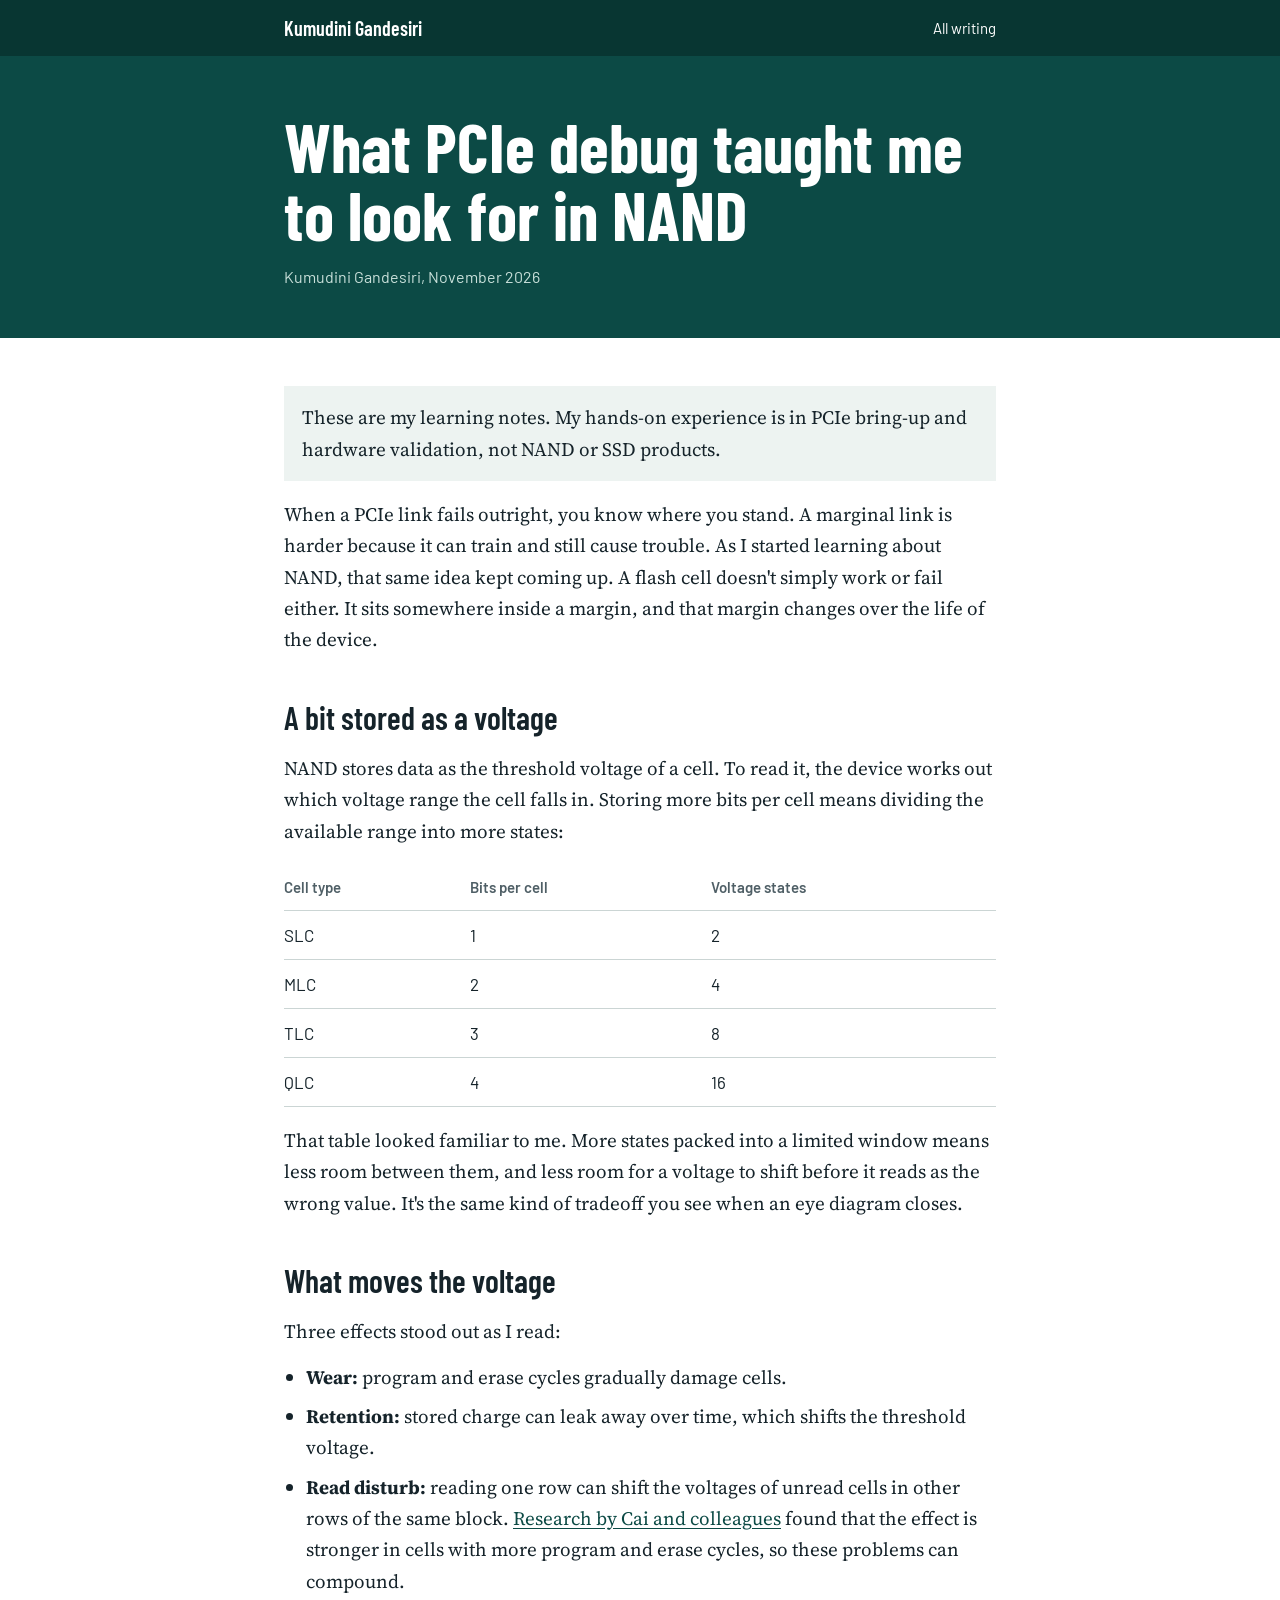
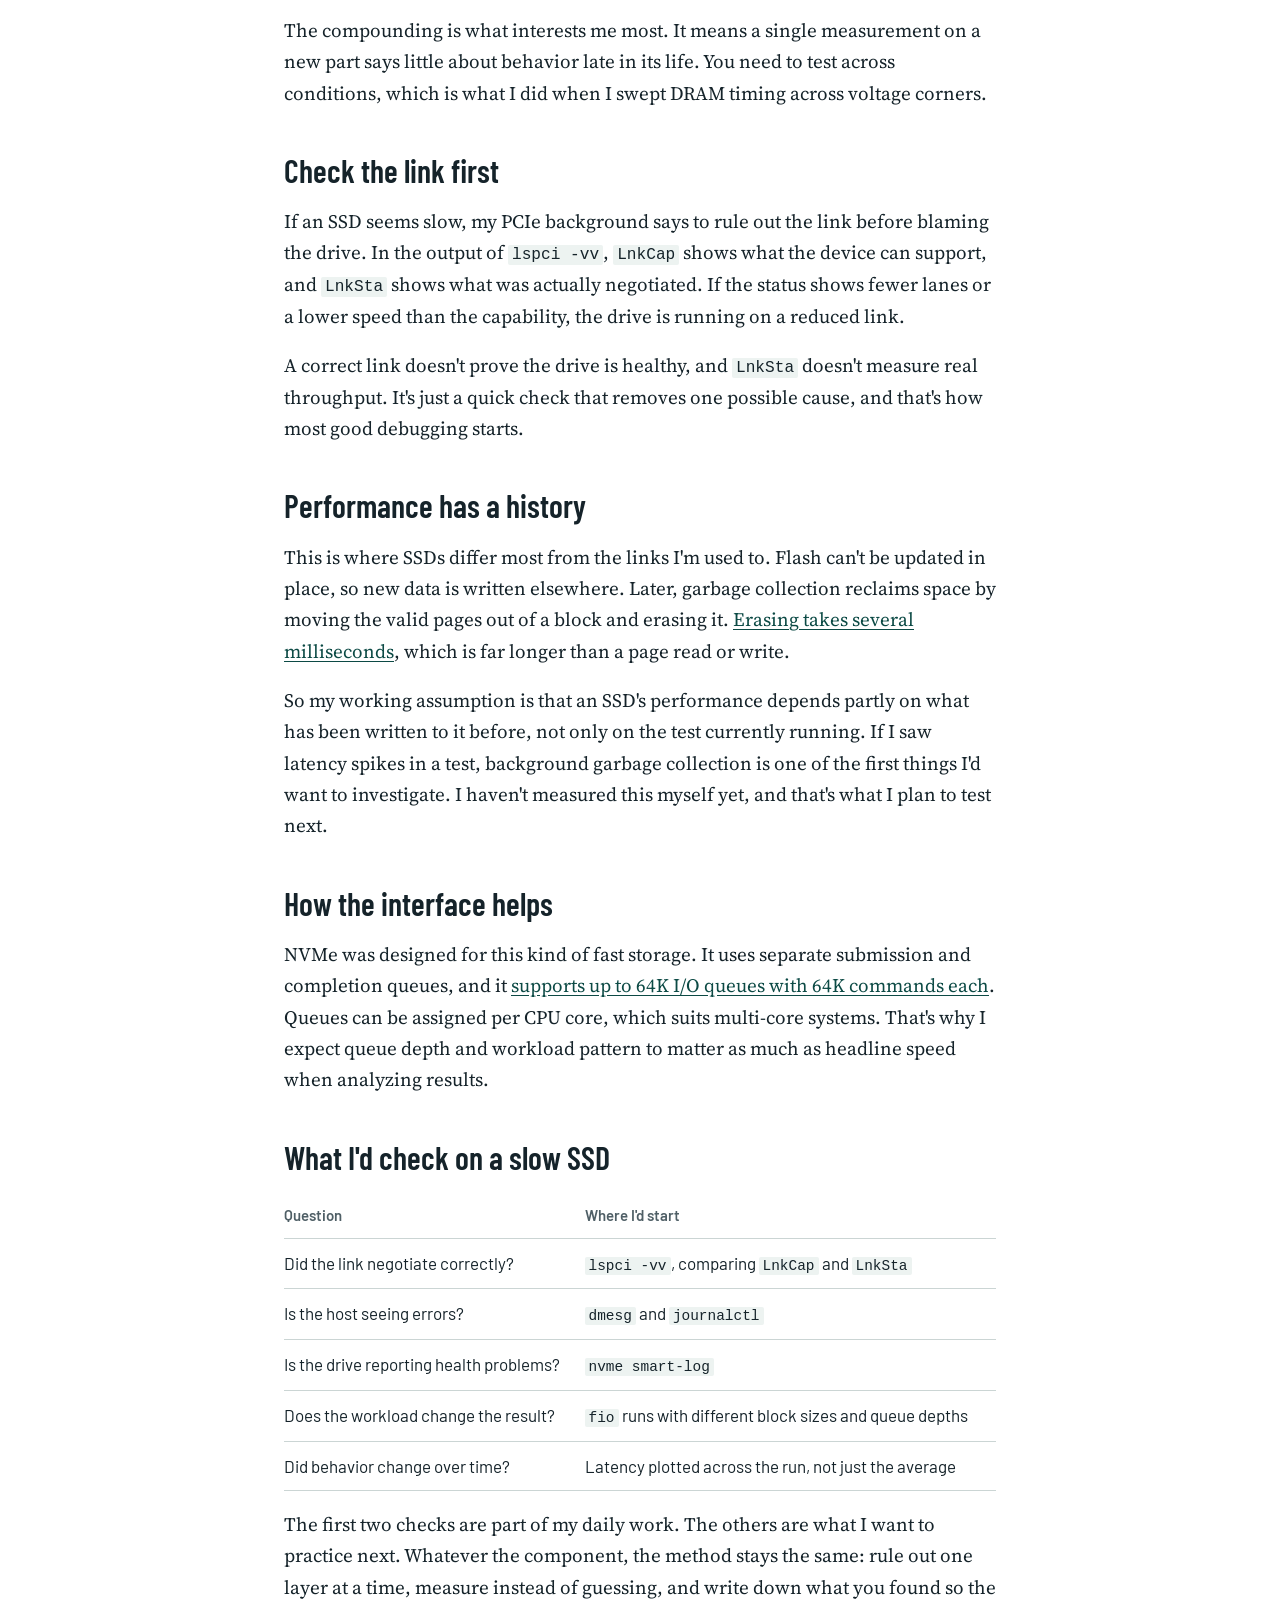
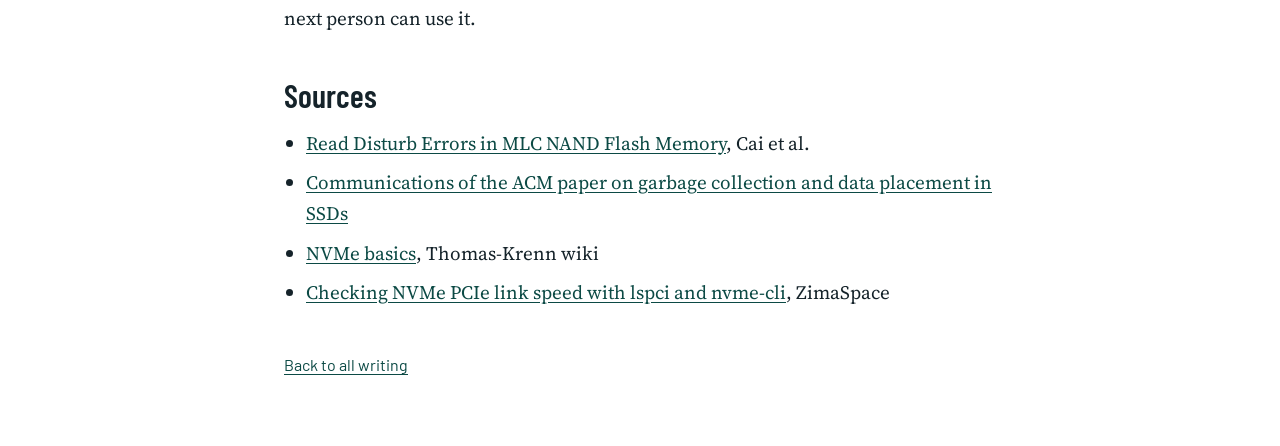
<file: articles/what-pcie-debug-taught-me-about-nand.html>
<!DOCTYPE html>
<html lang="en">
<head>
<meta charset="UTF-8" />
<meta name="viewport" content="width=device-width, initial-scale=1.0" />
<title>What PCIe debug taught me to look for in NAND | Kumudini Gandesiri</title>
<meta name="description" content="Learning notes on NAND margin, wear, and SSD debug from a hardware validation professional with a PCIe bring-up background." />
<meta name="author" content="Kumudini Gandesiri" />
<link rel="canonical" href="https://kumudinigandhesiri.github.io/articles/what-pcie-debug-taught-me-about-nand.html" />
<meta property="og:type" content="article" />
<meta property="og:url" content="https://kumudinigandhesiri.github.io/articles/what-pcie-debug-taught-me-about-nand.html" />
<meta property="og:title" content="What PCIe debug taught me to look for in NAND" />
<meta property="og:description" content="Learning notes on NAND margin, wear, and SSD debug from a hardware validation professional with a PCIe bring-up background." />
<meta property="og:image" content="https://kumudinigandhesiri.github.io/og-image.png" />
<meta name="twitter:card" content="summary_large_image" />
<link rel="preconnect" href="https://fonts.googleapis.com" />
<link rel="preconnect" href="https://fonts.gstatic.com" crossorigin />
<link href="https://fonts.googleapis.com/css2?family=Barlow+Condensed:wght@600;700&family=Barlow:wght@400;600&family=Source+Serif+4:opsz,wght@8..60,400;8..60,600&display=swap" rel="stylesheet" />
<link rel="stylesheet" href="article.css" />
</head>
<body>
<nav class="top" aria-label="Main"><div><a href="../">Kumudini Gandesiri</a><a href="../#writing">All writing</a></div></nav>
<header class="title"><div><h1>What PCIe debug taught me to look for in NAND</h1><p class="byline">Kumudini Gandesiri, November 2026</p></div></header>
<main>
<p class="note">These are my learning notes. My hands-on experience is in PCIe bring-up and hardware validation, not NAND or SSD products.</p>

<p>When a PCIe link fails outright, you know where you stand. A marginal link is harder because it can train and still cause trouble. As I started learning about NAND, that same idea kept coming up. A flash cell doesn't simply work or fail either. It sits somewhere inside a margin, and that margin changes over the life of the device.</p>

<h2>A bit stored as a voltage</h2>
<p>NAND stores data as the threshold voltage of a cell. To read it, the device works out which voltage range the cell falls in. Storing more bits per cell means dividing the available range into more states:</p>
<table>
<thead><tr><th scope="col">Cell type</th><th scope="col">Bits per cell</th><th scope="col">Voltage states</th></tr></thead>
<tbody>
<tr><td>SLC</td><td>1</td><td>2</td></tr>
<tr><td>MLC</td><td>2</td><td>4</td></tr>
<tr><td>TLC</td><td>3</td><td>8</td></tr>
<tr><td>QLC</td><td>4</td><td>16</td></tr>
</tbody>
</table>
<p>That table looked familiar to me. More states packed into a limited window means less room between them, and less room for a voltage to shift before it reads as the wrong value. It's the same kind of tradeoff you see when an eye diagram closes.</p>

<h2>What moves the voltage</h2>
<p>Three effects stood out as I read:</p>
<ul>
<li><strong>Wear:</strong> program and erase cycles gradually damage cells.</li>
<li><strong>Retention:</strong> stored charge can leak away over time, which shifts the threshold voltage.</li>
<li><strong>Read disturb:</strong> reading one row can shift the voltages of unread cells in other rows of the same block. <a href="https://ar5iv.labs.arxiv.org/html/1805.03283">Research by Cai and colleagues</a> found that the effect is stronger in cells with more program and erase cycles, so these problems can compound.</li>
</ul>
<p>The compounding is what interests me most. It means a single measurement on a new part says little about behavior late in its life. You need to test across conditions, which is what I did when I swept DRAM timing across voltage corners.</p>

<h2>Check the link first</h2>
<p>If an SSD seems slow, my PCIe background says to rule out the link before blaming the drive. In the output of <code>lspci -vv</code>, <code>LnkCap</code> shows what the device can support, and <code>LnkSta</code> shows what was actually negotiated. If the status shows fewer lanes or a lower speed than the capability, the drive is running on a reduced link.</p>
<p>A correct link doesn't prove the drive is healthy, and <code>LnkSta</code> doesn't measure real throughput. It's just a quick check that removes one possible cause, and that's how most good debugging starts.</p>

<h2>Performance has a history</h2>
<p>This is where SSDs differ most from the links I'm used to. Flash can't be updated in place, so new data is written elsewhere. Later, garbage collection reclaims space by moving the valid pages out of a block and erasing it. <a href="https://cacm.acm.org/?p=227516">Erasing takes several milliseconds</a>, which is far longer than a page read or write.</p>
<p>So my working assumption is that an SSD's performance depends partly on what has been written to it before, not only on the test currently running. If I saw latency spikes in a test, background garbage collection is one of the first things I'd want to investigate. I haven't measured this myself yet, and that's what I plan to test next.</p>

<h2>How the interface helps</h2>
<p>NVMe was designed for this kind of fast storage. It uses separate submission and completion queues, and it <a href="https://www.thomas-krenn.com/en/wiki/NVMe_basics">supports up to 64K I/O queues with 64K commands each</a>. Queues can be assigned per CPU core, which suits multi-core systems. That's why I expect queue depth and workload pattern to matter as much as headline speed when analyzing results.</p>

<h2>What I'd check on a slow SSD</h2>
<table>
<thead><tr><th scope="col">Question</th><th scope="col">Where I'd start</th></tr></thead>
<tbody>
<tr><td>Did the link negotiate correctly?</td><td><code>lspci -vv</code>, comparing <code>LnkCap</code> and <code>LnkSta</code></td></tr>
<tr><td>Is the host seeing errors?</td><td><code>dmesg</code> and <code>journalctl</code></td></tr>
<tr><td>Is the drive reporting health problems?</td><td><code>nvme smart-log</code></td></tr>
<tr><td>Does the workload change the result?</td><td><code>fio</code> runs with different block sizes and queue depths</td></tr>
<tr><td>Did behavior change over time?</td><td>Latency plotted across the run, not just the average</td></tr>
</tbody>
</table>
<p>The first two checks are part of my daily work. The others are what I want to practice next. Whatever the component, the method stays the same: rule out one layer at a time, measure instead of guessing, and write down what you found so the next person can use it.</p>

<h2>Sources</h2>
<ul>
<li><a href="https://ar5iv.labs.arxiv.org/html/1805.03283">Read Disturb Errors in MLC NAND Flash Memory</a>, Cai et al.</li>
<li><a href="https://cacm.acm.org/?p=227516">Communications of the ACM paper on garbage collection and data placement in SSDs</a></li>
<li><a href="https://www.thomas-krenn.com/en/wiki/NVMe_basics">NVMe basics</a>, Thomas-Krenn wiki</li>
<li><a href="https://shop.zimaspace.com/pages/zimaos-check-nvme-pcie-link-speed-lspci-nvme-cli">Checking NVMe PCIe link speed with lspci and nvme-cli</a>, ZimaSpace</li>
</ul>
<p class="back"><a href="../#writing">Back to all writing</a></p>
</main>
</body>
</html>
</file>
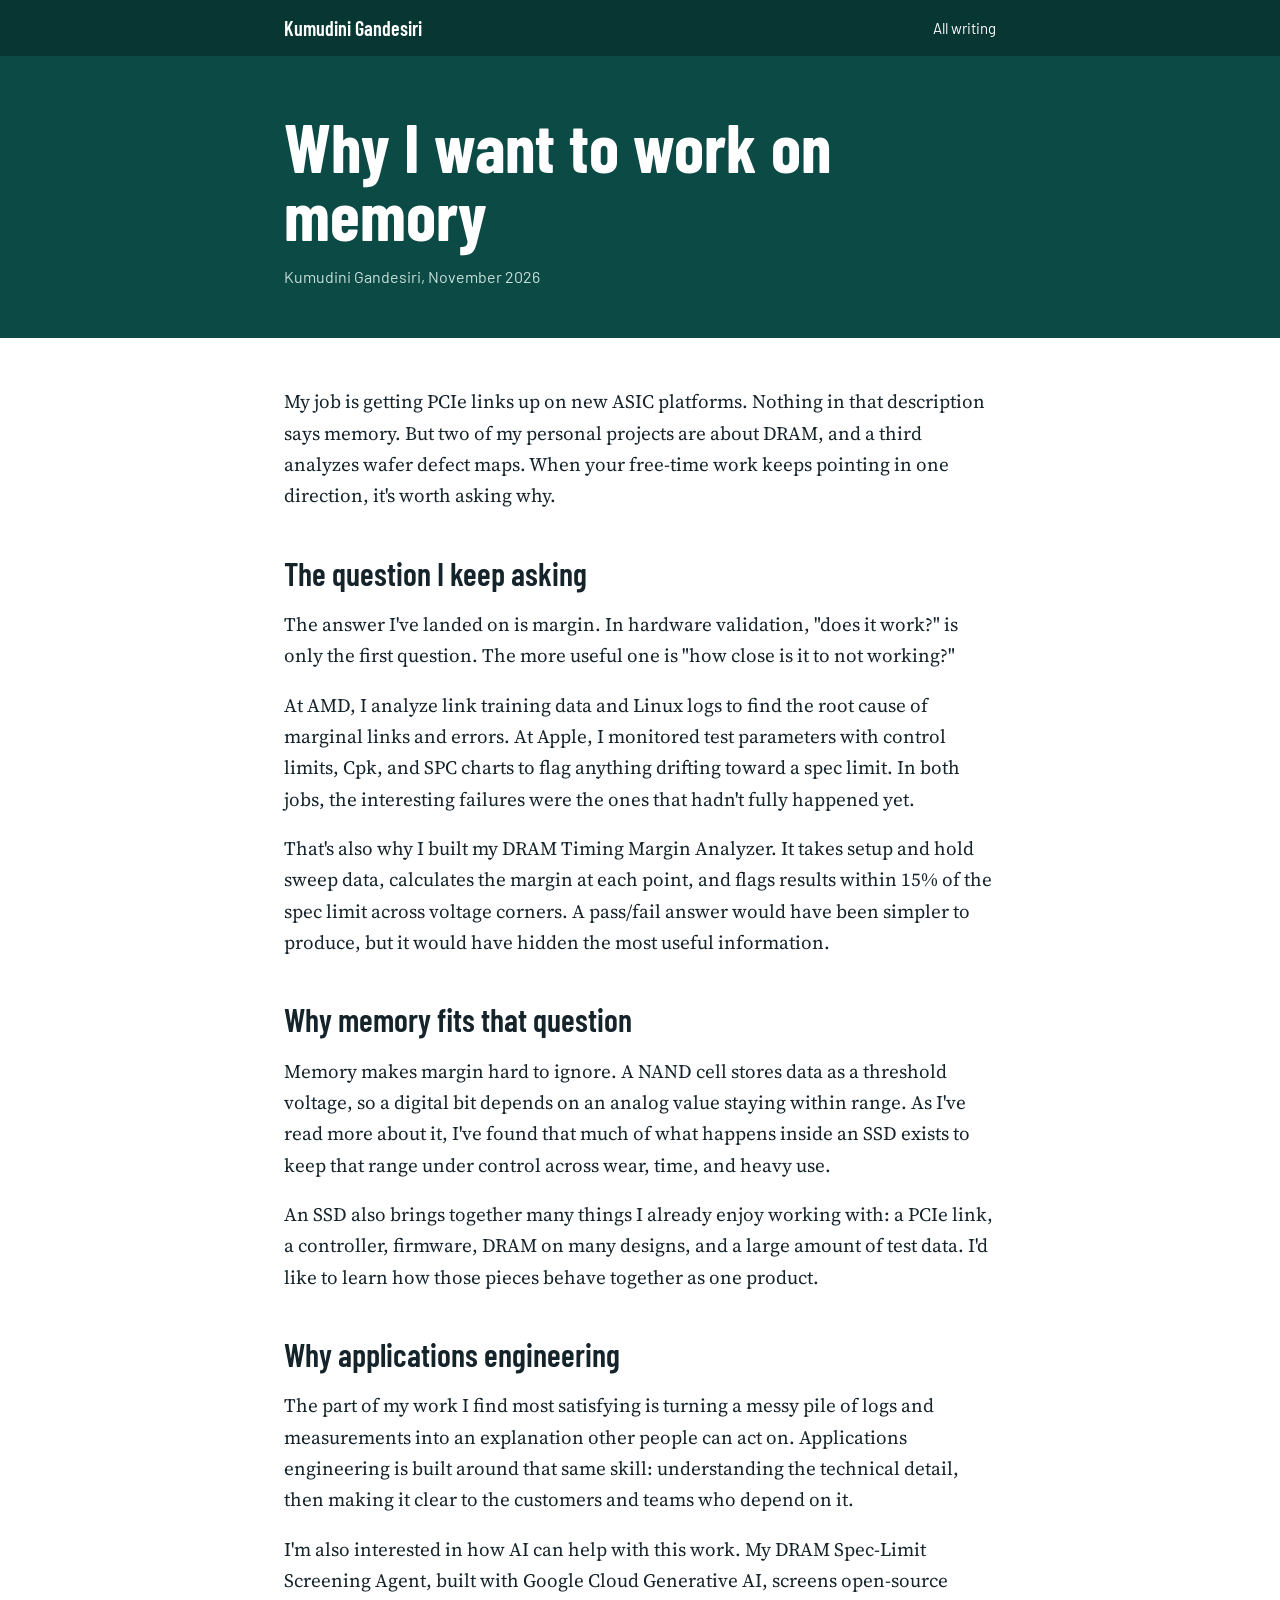
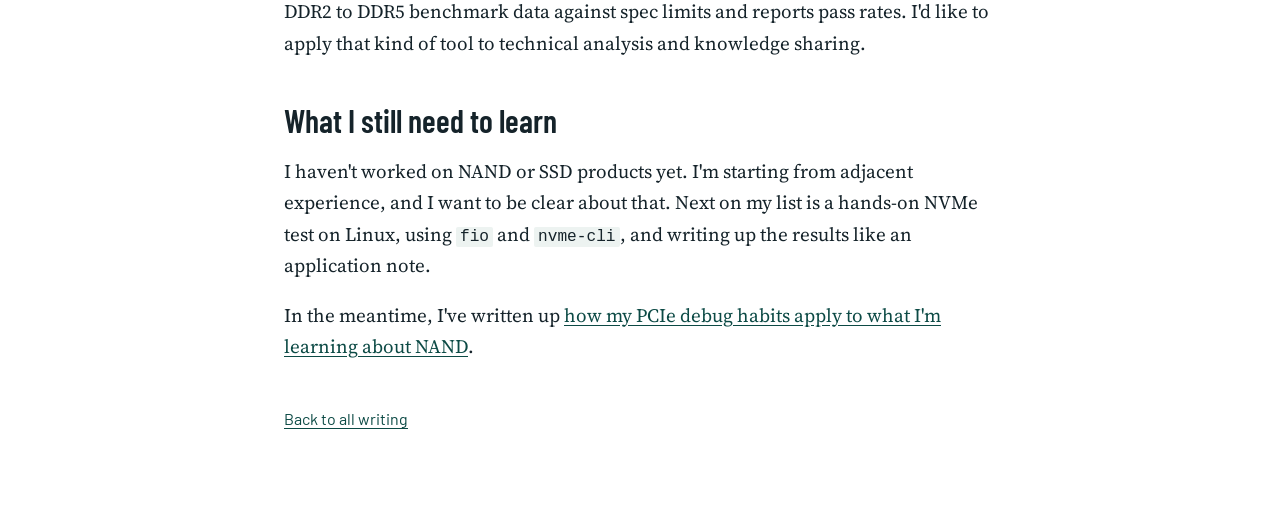
<file: articles/why-i-want-to-work-on-memory.html>
<!DOCTYPE html>
<html lang="en">
<head>
<meta charset="UTF-8" />
<meta name="viewport" content="width=device-width, initial-scale=1.0" />
<title>Why I want to work on memory | Kumudini Gandesiri</title>
<meta name="description" content="How PCIe bring-up, test data analysis, and DRAM side projects led a hardware validation professional toward NAND and SSD applications engineering." />
<meta name="author" content="Kumudini Gandesiri" />
<link rel="canonical" href="https://kumudinigandhesiri.github.io/articles/why-i-want-to-work-on-memory.html" />
<meta property="og:type" content="article" />
<meta property="og:url" content="https://kumudinigandhesiri.github.io/articles/why-i-want-to-work-on-memory.html" />
<meta property="og:title" content="Why I want to work on memory" />
<meta property="og:description" content="How PCIe bring-up, test data analysis, and DRAM side projects led a hardware validation professional toward NAND and SSD applications engineering." />
<meta property="og:image" content="https://kumudinigandhesiri.github.io/og-image.png" />
<meta name="twitter:card" content="summary_large_image" />
<link rel="preconnect" href="https://fonts.googleapis.com" />
<link rel="preconnect" href="https://fonts.gstatic.com" crossorigin />
<link href="https://fonts.googleapis.com/css2?family=Barlow+Condensed:wght@600;700&family=Barlow:wght@400;600&family=Source+Serif+4:opsz,wght@8..60,400;8..60,600&display=swap" rel="stylesheet" />
<link rel="stylesheet" href="article.css" />
</head>
<body>
<nav class="top" aria-label="Main"><div><a href="../">Kumudini Gandesiri</a><a href="../#writing">All writing</a></div></nav>
<header class="title"><div><h1>Why I want to work on memory</h1><p class="byline">Kumudini Gandesiri, November 2026</p></div></header>
<main>
<p>My job is getting PCIe links up on new ASIC platforms. Nothing in that description says memory. But two of my personal projects are about DRAM, and a third analyzes wafer defect maps. When your free-time work keeps pointing in one direction, it's worth asking why.</p>

<h2>The question I keep asking</h2>
<p>The answer I've landed on is margin. In hardware validation, "does it work?" is only the first question. The more useful one is "how close is it to not working?"</p>
<p>At AMD, I analyze link training data and Linux logs to find the root cause of marginal links and errors. At Apple, I monitored test parameters with control limits, Cpk, and SPC charts to flag anything drifting toward a spec limit. In both jobs, the interesting failures were the ones that hadn't fully happened yet.</p>
<p>That's also why I built my DRAM Timing Margin Analyzer. It takes setup and hold sweep data, calculates the margin at each point, and flags results within 15% of the spec limit across voltage corners. A pass/fail answer would have been simpler to produce, but it would have hidden the most useful information.</p>

<h2>Why memory fits that question</h2>
<p>Memory makes margin hard to ignore. A NAND cell stores data as a threshold voltage, so a digital bit depends on an analog value staying within range. As I've read more about it, I've found that much of what happens inside an SSD exists to keep that range under control across wear, time, and heavy use.</p>
<p>An SSD also brings together many things I already enjoy working with: a PCIe link, a controller, firmware, DRAM on many designs, and a large amount of test data. I'd like to learn how those pieces behave together as one product.</p>

<h2>Why applications engineering</h2>
<p>The part of my work I find most satisfying is turning a messy pile of logs and measurements into an explanation other people can act on. Applications engineering is built around that same skill: understanding the technical detail, then making it clear to the customers and teams who depend on it.</p>
<p>I'm also interested in how AI can help with this work. My DRAM Spec-Limit Screening Agent, built with Google Cloud Generative AI, screens open-source DDR2 to DDR5 benchmark data against spec limits and reports pass rates. I'd like to apply that kind of tool to technical analysis and knowledge sharing.</p>

<h2>What I still need to learn</h2>
<p>I haven't worked on NAND or SSD products yet. I'm starting from adjacent experience, and I want to be clear about that. Next on my list is a hands-on NVMe test on Linux, using <code>fio</code> and <code>nvme-cli</code>, and writing up the results like an application note.</p>
<p>In the meantime, I've written up <a href="what-pcie-debug-taught-me-about-nand.html">how my PCIe debug habits apply to what I'm learning about NAND</a>.</p>
<p class="back"><a href="../#writing">Back to all writing</a></p>
</main>
</body>
</html>
</file>
<file: articles/article.css>
*, *::before, *::after { box-sizing: border-box; margin: 0; padding: 0; }
:root { --mask: #0C4A45; --mask-deep: #083632; --mask-text: #C9E0DA; --gold: #E9B65C; --ink: #15232A; --muted: #4F5F66; --rule: #CBD5D4; --tint: #EDF3F1; }
html { scroll-behavior: smooth; }
body { background: #fff; color: var(--ink); font-family: 'Source Serif 4', Georgia, serif; font-size: 19px; line-height: 1.65; }
a { color: var(--mask); text-underline-offset: 3px; }
a:focus-visible { outline: 3px solid var(--gold); outline-offset: 2px; }
.top { background: var(--mask-deep); }
.top div { max-width: 760px; margin: 0 auto; padding: 0 24px; height: 56px; display: flex; align-items: center; justify-content: space-between; gap: 16px; font-family: 'Barlow', Arial, sans-serif; font-size: 15px; }
.top a { color: #fff; text-decoration: none; }
.top a:first-child { font-family: 'Barlow Condensed', Arial, sans-serif; font-size: 20px; font-weight: 600; white-space: nowrap; }
header.title { background: var(--mask); color: #fff; padding: 56px 0 48px; }
header.title div, main { max-width: 760px; margin: 0 auto; padding-left: 24px; padding-right: 24px; }
h1 { font-family: 'Barlow Condensed', Arial, sans-serif; font-size: clamp(42px, 8vw, 68px); font-weight: 700; line-height: 1; }
.byline { font-family: 'Barlow', Arial, sans-serif; font-size: 16px; color: var(--mask-text); margin-top: 16px; }
main { padding-top: 48px; padding-bottom: 72px; }
main p { margin-top: 18px; }
main p:first-child { margin-top: 0; }
h2 { font-family: 'Barlow Condensed', Arial, sans-serif; font-size: 32px; font-weight: 600; line-height: 1.1; margin-top: 44px; }
ul { margin: 14px 0 0 22px; }
li { margin-top: 8px; }
code { font-family: Consolas, Menlo, monospace; font-size: .85em; background: var(--tint); padding: 1px 4px; border-radius: 2px; overflow-wrap: anywhere; }
table { width: 100%; border-collapse: collapse; margin-top: 18px; font-family: 'Barlow', Arial, sans-serif; font-size: 17px; }
th, td { text-align: left; vertical-align: top; padding: 10px 14px 10px 0; border-bottom: 1px solid var(--rule); }
thead th { font-size: 15px; font-weight: 600; color: var(--muted); }
.note { background: var(--tint); padding: 16px 18px; margin-top: 18px; }
.back { margin-top: 44px; font-family: 'Barlow', Arial, sans-serif; font-size: 16px; }
@media (max-width: 640px) { body { font-size: 18px; } header.title { padding: 40px 0 36px; } .top div, header.title div, main { padding-left: 16px; padding-right: 16px; } }
@media (prefers-reduced-motion: reduce) { html { scroll-behavior: auto; } }
</file>
